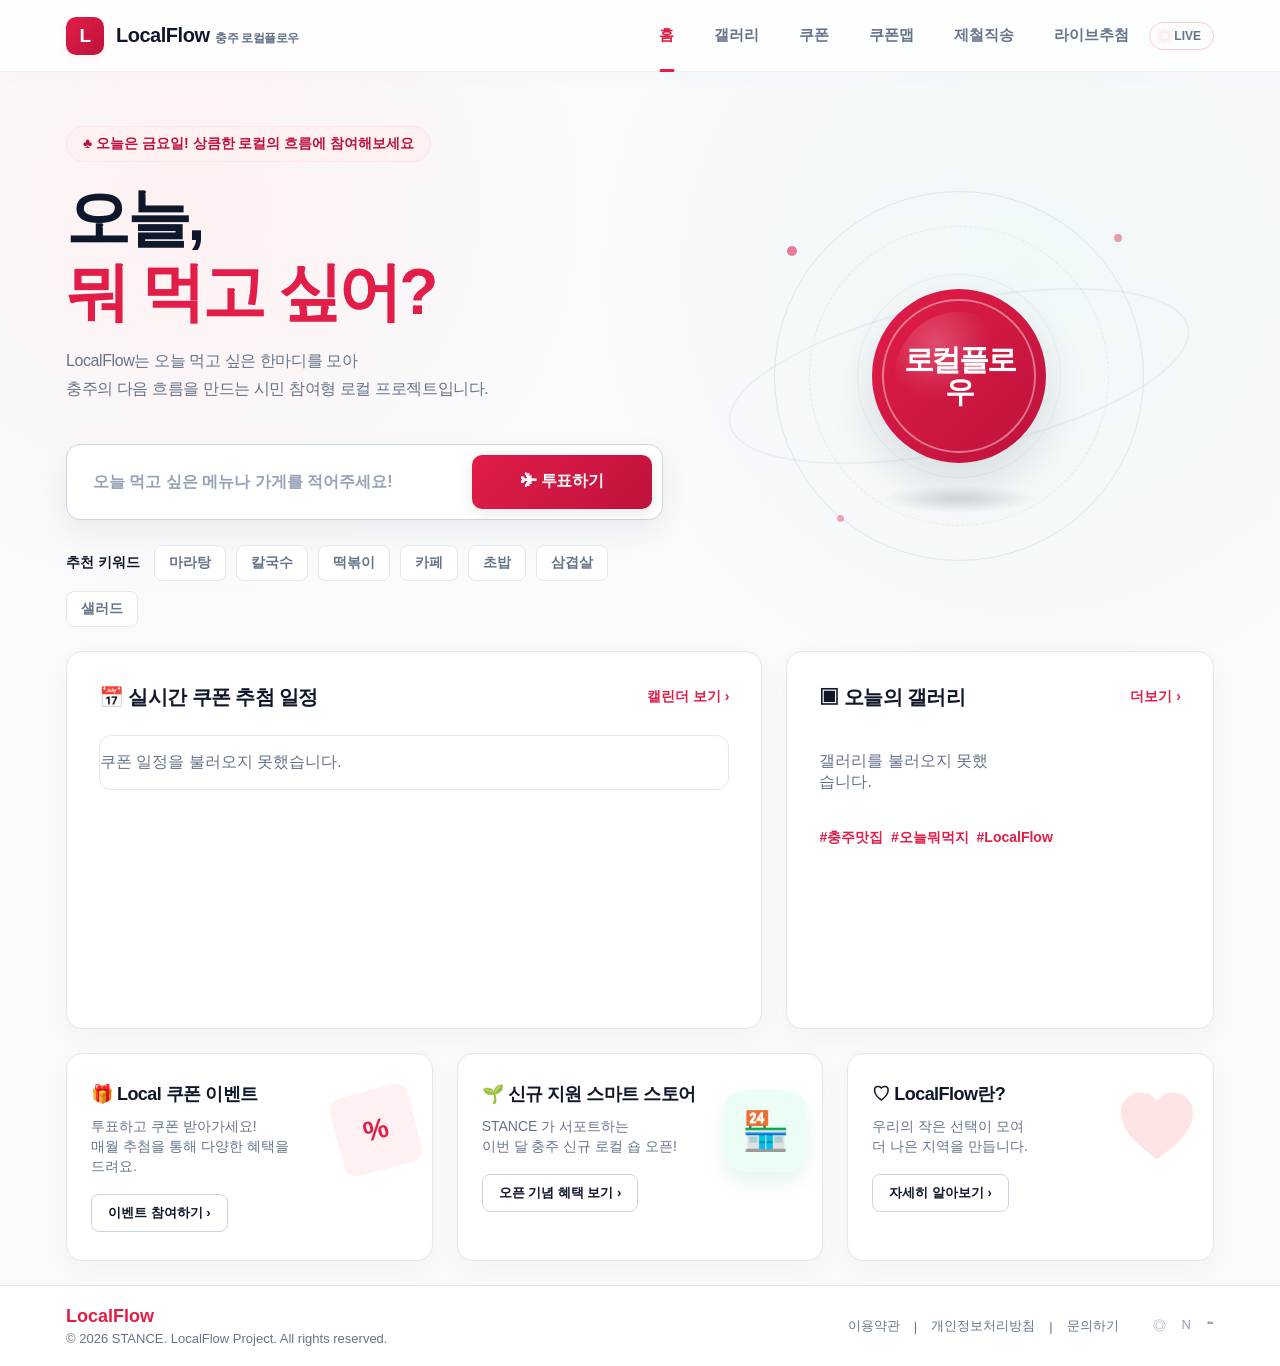
<file: index.html>
<!doctype html>
<html lang="ko">
<head>
  <meta charset="UTF-8" />
  <meta name="viewport" content="width=device-width, initial-scale=1.0" />
  
  <title>LocalFlow - 로컬플로우</title>
  <meta name="description" content="LocalFlow는 충주 시민들의 선택과 참여로 지역의 흐름을 만들고 다시 지역으로 순환시키는 시민 참여형 로컬 플랫폼입니다. 오늘 사람들의 선택이 내일 충주의 흐름이 됩니다." />
  <meta name="keywords" content="로컬플로우, LocalFlow, 충주, 로컬플랫폼, 지역순환, 충주여행, 지역경제, 로컬커뮤니티" />
  <meta name="author" content="STANCE" />
  
  <meta property="og:type" content="website" />
  <meta property="og:title" content="LocalFlow | 충주의 흐름을 순환시키는 로컬 플랫폼" />
  <meta property="og:description" content="사람들의 선택은 흐름이 되고, 흐름은 다시 지역으로 돌아옵니다. 충주 시민들과 함께 만드는 로컬 순환 프로젝트 LocalFlow." />
  <meta property="og:image" content="https://localflow.info/oi.png" />
  <meta property="og:url" content="https://localflow.info" />

  <link rel="icon" type="image/png" href="./assets/img/fav.png">
  
  <style>
    /* 기본 컬러스케임 뼈대 (스크립트에서 요일별로 변수를 동적 변경합니다) */
    :root {
      --bg: #ffffff;
      --nav: #ffffff;          
      --nav-text: #0f172a;     
      --text: #0f172a;         
      --muted: #64748b;
      --line: #e2e8f0;         
      --card: #ffffff;
      --shadow: 0 20px 40px rgba(15, 23, 42, 0.04);
      --soft-shadow: 0 10px 30px rgba(15, 23, 42, 0.03);
      --radius: 16px;

      /* [기본값: 월요일 블루 - 스크립트가 덮어씁니다] */
      --primary: #2563eb;      
      --primary-light: #eff6ff;
      --primary-dark: #1d4ed8;
      --badge-bg: #ecfdf5;
      --badge-border: #d1fae5;
      --badge-text: #047857;
    }

    * { box-sizing: border-box; }

    html {
      scroll-behavior: smooth;
      scroll-padding-top: 80px; 
    }

    body {
      margin: 0;
      min-height: 100vh;
      color: var(--text);
      font-family: Pretendard, -apple-system, BlinkMacSystemFont, "Segoe UI", sans-serif;
      background:
        radial-gradient(circle at 15% 15%, var(--primary-light), transparent 25%),
        radial-gradient(circle at 80% 20%, rgba(13, 184, 157, 0.03), transparent 30%),
        #f8fafc;
      transition: background 0.5s ease;
    }

    a { color: inherit; text-decoration: none; }
    button, input { font: inherit; }
    button { cursor: pointer; }

    .topbar {
      height: 72px;
      background: rgba(255, 255, 255, 0.8);
      backdrop-filter: blur(12px);
      -webkit-backdrop-filter: blur(12px);
      color: var(--nav-text);
      border-bottom: 1px solid rgba(0, 0, 0, 0.06);
      box-shadow: 0 4px 20px rgba(0, 0, 0, 0.02);
      position: sticky;
      top: 0;
      z-index: 20;
    }

    .nav-inner {
      width: min(1148px, calc(100% - 48px));
      height: 100%;
      margin: 0 auto;
      display: flex;
      align-items: center;
      justify-content: space-between;
    }

    .brand {
      display: flex;
      align-items: center;
      gap: 12px;
      font-weight: 800;
      letter-spacing: -0.03em;
    }

    .brand-icon {
      width: 38px;
      height: 38px;
      border-radius: 10px;
      display: grid;
      place-items: center;
      color: #fff;
      font-weight: 900;
      font-size: 19px;
      background: linear-gradient(135deg, var(--primary) 0%, var(--primary-dark) 100%);
      box-shadow: 0 4px 12px var(--primary-light);
      transition: background 0.5s ease;
    }

    .brand-name { font-size: 20px; line-height: 1; }
    .brand-sub { margin-left: 2px; color: var(--muted); font-size: 12px; font-weight: 600; }

    .nav { display: flex; align-items: center; gap: 40px; font-size: 15px; font-weight: 700; }
    .nav a { height: 72px; display: flex; align-items: center; color: var(--muted); position: relative; transition: color 0.2s; }
    .nav a:hover { color: var(--primary); }
    .nav a.active { color: var(--primary); font-weight: 800; }
    .nav a.active::after {
      content: ""; position: absolute; left: 50%; bottom: 0; width: 100%; height: 3px; border-radius: 99px; transform: translateX(-50%); background: var(--primary);
    }

    .page { width: min(1148px, calc(100% - 48px)); margin: 0 auto; }

    .hero {
      min-height: 506px; display: grid; grid-template-columns: 1.08fr 0.92fr; align-items: center; gap: 42px; padding-top: 54px; position: relative;
    }

    .badge {
      width: fit-content; display: inline-flex; align-items: center; gap: 8px; padding: 8px 16px; border-radius: 999px; color: var(--badge-text); font-size: 14px; font-weight: 700; background: var(--badge-bg); border: 1px solid var(--badge-border); transition: all 0.5s ease;
    }

    .hero-title { margin: 19px 0 18px; font-size: clamp(46px, 5vw, 64px); line-height: 1.16; letter-spacing: -0.05em; font-weight: 900; }
    .hero-title span { display: inline-block; color: var(--primary); transition: color 0.5s ease; }
    .hero-desc { margin: 0 0 41px; color: var(--muted); font-size: 16px; line-height: 1.72; letter-spacing: -0.025em; font-weight: 500; }

    .vote-box {
      width: 100%; max-width: 660px; height: 76px; padding: 10px 10px 10px 24px; display: flex; align-items: center; gap: 14px; border: 1px solid #cbd5e1; border-radius: 14px; background: #ffffff; box-shadow: 0 12px 30px rgba(15, 23, 42, 0.06); transition: border-color 0.2s;
    }
    .vote-box:focus-within { border-color: var(--primary); }
    .vote-box input { min-width: 0; flex: 1; height: 100%; border: 0; outline: 0; color: var(--text); background: transparent; font-size: 16px; font-weight: 600; }
    .vote-box input::placeholder { color: #94a3b8; }

    .vote-box button {
      width: 180px; height: 54px; border: 0; border-radius: 10px; color: #fff; font-size: 16px; font-weight: 700; letter-spacing: -0.02em; background: linear-gradient(135deg, var(--primary) 0%, var(--primary-dark) 100%); box-shadow: 0 4px 14px rgba(15, 23, 42, 0.1); transition: all 0.18s ease;
    }
    .vote-box button:hover { transform: translateY(-1px); filter: brightness(1.06); }

    .chips { margin-top: 25px; display: flex; align-items: center; gap: 10px; flex-wrap: wrap; }
    .chips strong { color: var(--text); font-size: 14px; font-weight: 700; margin-right: 4px; }
    .chip { border: 1px solid #e2e8f0; color: var(--muted); background: #ffffff; border-radius: 8px; padding: 8px 14px; font-size: 14px; font-weight: 600; transition: all 0.15s ease; }
    .chip:hover { background: var(--primary-light); color: var(--primary); border-color: transparent; }

    /* ==========================================================================
       HERO ART - LIGHTWEIGHT DOUBLE-SIDED FLOW COIN
       - 기존 6면 CSS 3D 큐브 제거
       - 앞면: 로컬플로우 / 뒷면: 이벤트
       - DOM 수와 필터 효과를 줄여 태블릿/웹뷰 렌더링 안정화
       ========================================================================== */
    .hero-art {
      height: 480px;
      position: relative;
      display: grid;
      place-items: center;
      contain: layout paint style;
      isolation: isolate;
      transform: translateZ(0);
      backface-visibility: hidden;
      -webkit-backface-visibility: hidden;
    }

    .flow-orbit {
      position: absolute;
      width: 370px;
      height: 370px;
      border-radius: 50%;
      border: 1px solid rgba(148, 163, 184, 0.22);
      pointer-events: none;
      z-index: 1;
    }

    .flow-orbit::before,
    .flow-orbit::after {
      content: "";
      position: absolute;
      inset: 34px;
      border-radius: 50%;
      border: 1px dashed rgba(148, 163, 184, 0.18);
    }

    .flow-orbit::after {
      inset: 82px;
      border-style: solid;
      opacity: 0.65;
    }

    .flow-line {
      position: absolute;
      width: 470px;
      height: 150px;
      border: 2px solid rgba(148, 163, 184, 0.12);
      border-radius: 50%;
      transform: rotate(-12deg);
      z-index: 0;
      pointer-events: none;
    }

    .flow-dot {
      position: absolute;
      width: 10px;
      height: 10px;
      border-radius: 50%;
      background: var(--primary);
      opacity: 0.58;
      pointer-events: none;
      z-index: 2;
    }

    .flow-dot.d1 { left: 82px; top: 110px; }
    .flow-dot.d2 { right: 92px; top: 98px; width: 8px; height: 8px; opacity: 0.42; }
    .flow-dot.d3 { left: 132px; bottom: 94px; width: 7px; height: 7px; opacity: 0.38; }

    .flow-coin-wrap {
      position: relative;
      z-index: 3;
      animation: coinFloat 5.5s ease-in-out infinite;
      will-change: transform;
      transform: translateZ(0);
      backface-visibility: hidden;
      -webkit-backface-visibility: hidden;
    }

    .flow-coin {
      width: 174px;
      height: 174px;
      border-radius: 50%;
      position: relative;
      transform-style: preserve-3d;
      animation: coinFlipSpin 8.5s linear infinite;
      will-change: transform;
      transform: translateZ(0);
      backface-visibility: hidden;
      -webkit-backface-visibility: hidden;
    }

    .coin-face {
      position: absolute;
      inset: 0;
      border-radius: 50%;
      display: grid;
      place-items: center;
      padding: 22px;
      text-align: center;
      color: #fff;
      font-weight: 900;
      letter-spacing: -0.08em;
      line-height: 1.08;
      background: linear-gradient(135deg, var(--primary) 0%, var(--primary-dark) 100%);
      box-shadow: 0 22px 48px rgba(15, 23, 42, 0.12);
      backface-visibility: hidden;
      -webkit-backface-visibility: hidden;
      overflow: hidden;
    }

    .coin-face::before {
      content: "";
      position: absolute;
      inset: 10px;
      border-radius: 50%;
      border: 2px solid rgba(255,255,255,0.42);
      pointer-events: none;
    }

    .coin-face::after {
      content: "";
      position: absolute;
      inset: 23px;
      border-radius: 50%;
      background: radial-gradient(circle at 32% 25%, rgba(255,255,255,0.22), transparent 42%);
      pointer-events: none;
    }

    .coin-front {
      font-size: 30px;
    }

    .coin-back {
      font-size: 38px;
      transform: rotateY(180deg);
      background: linear-gradient(135deg, var(--primary-dark) 0%, var(--primary) 100%);
    }

    .flow-shadow {
      position: absolute;
      bottom: 104px;
      width: 150px;
      height: 26px;
      border-radius: 50%;
      background: radial-gradient(ellipse at center, rgba(15, 23, 42, 0.14) 0%, rgba(15, 23, 42, 0) 72%);
      animation: coinShadow 5.5s ease-in-out infinite;
      pointer-events: none;
      z-index: 1;
    }

    @keyframes coinFlipSpin {
      0% { transform: rotateY(0deg); }
      100% { transform: rotateY(360deg); }
    }

    @keyframes coinFloat {
      0%, 100% { transform: translateY(0) translateZ(0); }
      50% { transform: translateY(-13px) translateZ(0); }
    }

    @keyframes coinShadow {
      0%, 100% { transform: scale(1); opacity: 0.85; }
      50% { transform: scale(0.88); opacity: 0.42; }
    }

    @media (prefers-reduced-motion: reduce) {
      .flow-coin,
      .flow-coin-wrap,
      .flow-shadow {
        animation: none !important;
      }
    }

    /* ==========================================================================
       CONTENT SECTIONS
       ========================================================================== */
    /* 메인 컨텐츠 그리드 구성 */
    .main-grid { display: grid; grid-template-columns: 1.58fr 0.97fr; gap: 24px; margin-top: 24px; }
    .card { background: var(--card); border: 1px solid #e2e8f0; border-radius: var(--radius); box-shadow: var(--soft-shadow); }
    .event-card, .gallery-card { min-height: 378px; padding: 32px; }
    .card-head { display: flex; align-items: center; justify-content: space-between; margin-bottom: 24px; }
    .card-title { margin: 0; font-size: 20px; letter-spacing: -0.03em; font-weight: 800; }
    .more { color: var(--primary); font-weight: 700; font-size: 14px; transition: color 0.5s ease; }

    /* 쿠폰 일정 UI 컴포넌트 */
    .event-schedule-list { border: 1px solid #e2e8f0; border-radius: 12px; overflow: hidden; background: #fff; }
    .schedule-row { height: 60px; display: grid; grid-template-columns: auto 1fr auto; align-items: center; gap: 16px; padding: 0 20px; border-bottom: 1px solid #e2e8f0; font-size: 15px; font-weight: 600; }
    .schedule-row:last-child { border-bottom: 0; }
    .schedule-date { background: var(--primary-light); color: var(--primary); font-size: 12px; font-weight: 800; padding: 4px 10px; border-radius: 6px; text-align: center; white-space: nowrap; transition: all 0.5s ease; }
    .schedule-name { color: var(--text); overflow: hidden; text-overflow: ellipsis; white-space: nowrap; }
    .schedule-status { font-size: 13px; font-weight: 700; color: #ef4444; display: flex; align-items: center; gap: 4px; }
    .schedule-status.waiting { color: var(--primary); }

    /* 갤러리 섹션 */
    .gallery-grid { display: grid; grid-template-columns: 1fr 1fr; gap: 12px; }
    .food-img { height: 121px; border-radius: 10px; overflow: hidden; background-size: cover; background-position: center; }
    .food-1 { background-image: url("https://images.unsplash.com/photo-1604908177522-402a2edbfb8b?auto=format&fit=crop&w=700&q=80"); }
    .food-2 { background-image: url("https://images.unsplash.com/photo-1551024709-8f23befc6f87?auto=format&fit=crop&w=700&q=80"); }
    .food-3 { background-image: url("https://images.unsplash.com/photo-1645112411341-6c4fd023714a?auto=format&fit=crop&w=700&q=80"); }
    .food-4 { background-image: url("https://images.unsplash.com/photo-1568901346375-23c9450c58cd?auto=format&fit=crop&w=700&q=80"); }
    .hash { margin: 20px 0 0; color: var(--primary); font-size: 14px; font-weight: 700; transition: color 0.5s ease; }

    /* 프로모션 배너 그리드 */
    .promo-grid { margin: 24px 0; display: grid; grid-template-columns: repeat(3, 1fr); gap: 24px; }
    .promo { min-height: 184px; padding: 28px 24px; position: relative; overflow: hidden; }
    .promo h3 { margin: 0 0 10px; font-size: 18px; font-weight: 800; letter-spacing: -0.03em; }
    .promo p { width: 68%; margin: 0 0 18px; color: var(--muted); font-size: 14px; line-height: 1.45; font-weight: 500; }
    .outline-btn { height: 38px; padding: 0 16px; border: 1px solid #cbd5e1; border-radius: 8px; color: var(--text); background: #ffffff; font-size: 13px; font-weight: 600; transition: all 0.2s; }
    .outline-btn:hover { border-color: var(--primary); color: var(--primary); background: var(--primary-light); }
    .promo-art { position: absolute; right: 16px; top: 36px; }

    .ticket { width: 80px; height: 80px; display: grid; place-items: center; color: var(--primary); font-size: 28px; font-weight: 900; transform: rotate(-15deg); border-radius: 12px; background: var(--primary-light); transition: all 0.5s ease; }
    .new-store-badge { width: 82px; height: 82px; display: grid; place-items: center; font-size: 38px; border-radius: 20px; color: #059669; background: #ecfdf5; box-shadow: 0 10px 20px rgba(5, 150, 105, 0.1); }
    .heart { width: 80px; height: 80px; display: grid; place-items: center; color: #e11d48; font-size: 48px; background: #ffe4e6; clip-path: path("M40 70 C22 56 4 43 4 23 C4 11 13 3 25 3 C32 3 37 7 40 12 C43 7 48 3 55 3 C67 3 76 11 76 23 C76 43 58 56 40 70 Z"); }

    /* 공통 모달 기본 레이아웃 오버레이 */
    .modal-overlay { position: fixed; top: 0; left: 0; width: 100%; height: 100%; background: rgba(15, 23, 42, 0.6); backdrop-filter: blur(6px); -webkit-backdrop-filter: blur(6px); z-index: 100; display: flex; align-items: center; justify-content: center; opacity: 0; pointer-events: none; transition: opacity 0.25s ease; }
    .modal-overlay.show { opacity: 1; pointer-events: all; }
    
    /* 이용약관 & 개인정보 처리방침 & 브랜드 소개 모달 박스 공통 구조 */
    .terms-modal, .privacy-modal, .about-modal { width: min(500px, calc(100% - 32px)); max-height: 85vh; background: #ffffff; border-radius: 20px; box-shadow: 0 25px 60px rgba(15, 23, 42, 0.15); padding: 32px 24px; transform: translateY(20px); transition: transform 0.25s ease; position: relative; border: 1px solid #e2e8f0; display: flex; flex-direction: column; }
    .modal-overlay.show .terms-modal, .modal-overlay.show .privacy-modal, .modal-overlay.show .about-modal { transform: translateY(0); }
    
    .modal-close-btn { position: absolute; top: 20px; right: 20px; background: transparent; border: 0; font-size: 24px; color: var(--muted); font-weight: 300; cursor: pointer; }
    .modal-close-btn:hover { color: var(--text); }
    
    .modal-head-title { text-align: center; margin-bottom: 20px; flex-shrink: 0; }
    .modal-head-title h3 { margin: 0 0 6px; font-size: 20px; font-weight: 800; color: var(--text); }
    .modal-head-title p { margin: 0; font-size: 14px; font-weight: 500; color: var(--muted); }
    
    .modal-scroll-body { overflow-y: auto; padding-right: 6px; margin-bottom: 24px; font-size: 14px; line-height: 1.6; color: #334155; text-align: left; }
    .modal-scroll-body::-webkit-scrollbar { width: 4px; }
    .modal-scroll-body::-webkit-scrollbar-thumb { background: #cbd5e1; border-radius: 99px; }
    
    /* 모달 내부 타이포그래피 요소 */
    .modal-scroll-body h4 { font-size: 15px; font-weight: 700; color: var(--text); margin: 18px 0 6px; }
    .modal-scroll-body h4:first-child { margin-top: 0; }
    .modal-scroll-body p { margin: 0 0 10px; font-weight: 500; color: #475569; }
    .modal-scroll-body code { background: var(--primary-light); color: var(--primary); padding: 2px 6px; border-radius: 4px; font-family: inherit; font-weight: 600; }
    .modal-scroll-body .theme-text { color: var(--primary); font-weight: 600; }
    .privacy-date { font-size: 12px; color: var(--muted); margin-top: 20px; text-align: right; font-weight: 500; }

    /* 모달 하단 메인 확인 버튼 */
    .modal-confirm-btn { height: 50px; width: 100%; border: 0; border-radius: 10px; color: #fff; font-size: 15px; font-weight: 700; background: linear-gradient(135deg, var(--primary) 0%, var(--primary-dark) 100%); box-shadow: 0 4px 14px var(--primary-light); transition: all 0.15s ease; flex-shrink: 0; cursor: pointer; }
    .modal-confirm-btn:hover { filter: brightness(1.04); }

    .footer { border-top: 1px solid #e2e8f0; background: #ffffff; }
    .footer-inner { width: min(1148px, calc(100% - 48px)); margin: 0 auto; min-height: 80px; display: flex; align-items: center; justify-content: space-between; gap: 24px; }
    .footer-brand { color: var(--primary); font-size: 18px; font-weight: 800; margin-bottom: 4px; transition: color 0.5s ease; }
    .copyright { color: var(--muted); font-size: 13px; font-weight: 500; }
    .footer-links { display: flex; align-items: center; gap: 14px; color: var(--muted); font-size: 13px; font-weight: 500; }
    .footer-icons { display: flex; gap: 16px; margin-left: 20px; color: #94a3b8; }

    .toast { position: fixed; left: 50%; bottom: 30px; z-index: 50; transform: translateX(-50%) translateY(30px); opacity: 0; pointer-events: none; padding: 14px 24px; border-radius: 999px; color: #fff; background: #0f172a; box-shadow: 0 10px 25px rgba(15, 23, 42, 0.15); font-weight: 700; font-size: 15px; transition: 0.25s ease; }
    .toast.show { opacity: 1; transform: translateX(-50%) translateY(0); }

    @media (max-width: 980px) {
      .nav { gap: 20px; }
      .hero { grid-template-columns: 1fr; min-height: auto; padding-bottom: 20px; }
      .hero-art { height: 410px; }
      .main-grid, .promo-grid { grid-template-columns: 1fr; }
      .promo p { width: 70%; }
    }

    @media (max-width: 680px) {
      .topbar { height: auto; }
      .nav-inner { width: min(100% - 28px, 1148px); min-height: 72px; flex-direction: column; align-items: flex-start; justify-content: center; gap: 16px; padding: 16px 0; }
      .nav { width: 100%; overflow-x: auto; gap: 24px; padding-bottom: 4px; }
      .nav a { height: 34px; flex: 0 0 auto; }
      .nav a.active::after { bottom: -4px; }
      .page, .footer-inner { width: min(100% - 28px, 1148px); }
      .hero { padding-top: 36px; }
      .hero-title { font-size: 44px; }
      .vote-box { height: auto; flex-direction: column; align-items: stretch; padding: 17px; }
      .vote-box input { height: 46px; }
      .vote-box button { width: 100%; }
      .event-card, .gallery-card { padding: 22px 18px; }
      .schedule-row { padding: 0 12px; gap: 10px; font-size: 14px; }
      .gallery-grid { grid-template-columns: 1fr; }
      .food-img { height: 170px; }
      .promo p { width: 100%; }
      .promo-art { opacity: 0.2; }
      .footer-inner { flex-direction: column; align-items: flex-start; padding: 20px 0; }
      .footer-links { flex-wrap: wrap; }
      /* 모바일에서는 레이아웃 확보를 위해 3D 아트를 숨깁니다 */
      .hero-art { display: none; } 
    }

    .outline-btn { height: 38px; padding: 0 16px; border: 1px solid #cbd5e1; border-radius: 8px; color: var(--text); background: #ffffff; font-size: 13px; font-weight: 700; transition: all 0.2s; }
    .outline-btn:hover { border-color: var(--primary); color: var(--primary); background: var(--primary-light); }

    .promo { position: relative; overflow: hidden; }
    .promo p { width: 68%; }
    .promo-art { position: absolute; right: 16px; top: 36px; }
    .ticket { width: 80px; height: 80px; display: grid; place-items: center; color: var(--primary); font-size: 28px; font-weight: 900; transform: rotate(-15deg); border-radius: 12px; background: var(--primary-light); transition: all 0.5s ease; }
    .new-store-badge { width: 82px; height: 82px; display: grid; place-items: center; font-size: 38px; border-radius: 20px; color: #059669; background: #ecfdf5; box-shadow: 0 10px 20px rgba(5, 150, 105, 0.1); }
    .heart { width: 80px; height: 80px; display: grid; place-items: center; color: #e11d48; font-size: 48px; background: #ffe4e6; clip-path: path("M40 70 C22 56 4 43 4 23 C4 11 13 3 25 3 C32 3 37 7 40 12 C43 7 48 3 55 3 C67 3 76 11 76 23 C76 43 58 56 40 70 Z"); }

    .footer-links { display: flex; align-items: center; gap: 14px; color: var(--muted); font-size: 13px; font-weight: 500; }
    .footer-icons { display: flex; gap: 16px; margin-left: 20px; color: #94a3b8; }

    .modal-overlay { position: fixed; inset: 0; background: rgba(15, 23, 42, 0.6); backdrop-filter: blur(6px); -webkit-backdrop-filter: blur(6px); z-index: 100; display: flex; align-items: center; justify-content: center; opacity: 0; pointer-events: none; transition: opacity 0.25s ease; }
    .modal-overlay.show { opacity: 1; pointer-events: all; }
    .terms-modal, .privacy-modal, .about-modal {
      width: min(500px, calc(100% - 32px)); max-height: 85vh; background: #ffffff; border-radius: 20px;
      box-shadow: 0 25px 60px rgba(15, 23, 42, 0.15); padding: 32px 24px; transform: translateY(20px);
      transition: transform 0.25s ease; position: relative; border: 1px solid #e2e8f0; display: flex; flex-direction: column;
    }
    .modal-overlay.show .terms-modal, .modal-overlay.show .privacy-modal, .modal-overlay.show .about-modal { transform: translateY(0); }
    .modal-close-btn { position: absolute; top: 20px; right: 20px; background: transparent; border: 0; font-size: 24px; color: var(--muted); font-weight: 300; cursor: pointer; }
    .modal-close-btn:hover { color: var(--text); }
    .modal-head-title { text-align: center; margin-bottom: 20px; flex-shrink: 0; }
    .modal-head-title h3 { margin: 0 0 6px; font-size: 20px; font-weight: 800; color: var(--text); }
    .modal-head-title p { margin: 0; font-size: 14px; font-weight: 500; color: var(--muted); }
    .modal-scroll-body { overflow-y: auto; padding-right: 6px; margin-bottom: 24px; font-size: 14px; line-height: 1.6; color: #334155; text-align: left; }
    .modal-scroll-body::-webkit-scrollbar { width: 4px; }
    .modal-scroll-body::-webkit-scrollbar-thumb { background: #cbd5e1; border-radius: 99px; }
    .modal-scroll-body h4 { font-size: 15px; font-weight: 700; color: var(--text); margin: 18px 0 6px; }
    .modal-scroll-body h4:first-child { margin-top: 0; }
    .modal-scroll-body p { margin: 0 0 10px; font-weight: 500; color: #475569; }
    .modal-scroll-body code { background: var(--primary-light); color: var(--primary); padding: 2px 6px; border-radius: 4px; font-family: inherit; font-weight: 600; }
    .modal-scroll-body .theme-text { color: var(--primary); font-weight: 600; }
    .privacy-date { font-size: 12px; color: var(--muted); margin-top: 20px; text-align: right; font-weight: 500; }
    .modal-confirm-btn { height: 50px; width: 100%; border: 0; border-radius: 10px; color: #fff; font-size: 15px; font-weight: 700; background: linear-gradient(135deg, var(--primary) 0%, var(--primary-dark) 100%); box-shadow: 0 4px 14px var(--primary-light); transition: all 0.15s ease; flex-shrink: 0; cursor: pointer; }
    .modal-confirm-btn:hover { filter: brightness(1.04); }

    .live-pill {
      display: inline-flex;
      align-items: center;
      gap: 6px;
      padding: 6px 12px;
      border: 1px solid #fecaca;
      border-radius: 999px;
      background: var(--danger-light);
      color: var(--danger);
      font-size: 12px;
      font-weight: 800;
      margin-left: 20px;
    }
    
    .live-dot {
      width: 6px;
      height: 6px;
      border-radius: 50%;
      background: var(--danger);
      box-shadow: 0 0 8px rgba(239, 68, 68, 0.6);
      animation: livePulse 1.4s infinite;
    }

    @keyframes livePulse {
      0% { box-shadow: 0 0 0 0 rgba(239, 68, 68, 0.4); }
      80% { box-shadow: 0 0 0 6px rgba(239, 68, 68, 0); }
      100% { box-shadow: 0 0 0 0 rgba(239, 68, 68, 0); }
    }

    @media(max-width: 900px) {
      .promo p { width: 70%; }
    }
    @media(max-width:680px) {
      .promo p { width: 100%; }
      .promo-art { opacity: 0.2; }
      .footer-links { flex-wrap: wrap; }
    }

  </style>
</head>

<body>
  <header class="topbar">
    <div class="nav-inner">
      <a href="#home" class="brand" aria-label="LocalFlow 홈">
        <span class="brand-icon">L</span>
        <span>
          <span class="brand-name">LocalFlow</span>
          <span class="brand-sub">충주 로컬플로우</span>
        </span>
      </a>

      <nav class="nav" aria-label="주요 메뉴">
        <a class="active" href="./index.html">홈</a>
        <a href="./gallery.html">갤러리</a>
        <a href="./coupon.html">쿠폰</a>
        <a href="./map.html">쿠폰맵</a>
        <a href="./season.html">제철직송</a>
        <a href="./draw.html">라이브추첨<div class="live-pill"><span class="live-dot"></span>LIVE</div></a>
      </nav>
    </div>
  </header>

  <main class="page">
    <section class="hero" id="home">
      <div class="hero-copy">
        <div class="badge" id="dayBadge">♙ 로컬의 선택이 지역의 흐름이 됩니다</div>

        <h1 class="hero-title">
          오늘,<br />
          <span>뭐 먹고 싶어?</span>
        </h1>

        <p class="hero-desc">
          LocalFlow는 오늘 먹고 싶은 한마디를 모아<br />
          충주의 다음 흐름을 만드는 시민 참여형 로컬 프로젝트입니다.
        </p>

        <form class="vote-box" id="voteForm">
          <input
            id="voteInput"
            type="text"
            placeholder="오늘 먹고 싶은 메뉴나 가게를 적어주세요!"
            autocomplete="off"
            required
          />
          <button type="submit">✈ 투표하기</button>
        </form>

        <div class="chips" aria-label="추천 키워드">
          <strong>추천 키워드</strong>
          <button class="chip" type="button">마라탕</button>
          <button class="chip" type="button">칼국수</button>
          <button class="chip" type="button">떡볶이</button>
          <button class="chip" type="button">카페</button>
          <button class="chip" type="button">초밥</button>
          <button class="chip" type="button">삼겹살</button>
          <button class="chip" type="button">샐러드</button>
        </div>
      </div>

      <div class="hero-art" aria-hidden="true">
        <div class="flow-line"></div>
        <div class="flow-orbit"></div>
        <span class="flow-dot d1"></span>
        <span class="flow-dot d2"></span>
        <span class="flow-dot d3"></span>

        <div class="flow-coin-wrap">
          <div class="flow-coin">
            <div class="coin-face coin-front">로컬플로우</div>
            <div class="coin-face coin-back">이벤트</div>
          </div>
        </div>

        <div class="flow-shadow"></div>
      </div>
    </section>

    <section class="main-grid">
      <article class="card event-card" id="schedule">
        <div class="card-head">
          <h2 class="card-title">📅 실시간 쿠폰 추첨 일정</h2>
          <a href="./coupon.html" class="more">캘린더 보기 ›</a>
        </div>
        <div class="event-schedule-list" id="scheduleList"></div>
      </article>

      <article class="card gallery-card" id="gallery">
        <div class="card-head">
          <h2 class="card-title">▣ 오늘의 갤러리</h2>
          <a href="./gallery.html" class="more">더보기 ›</a>
        </div>

        <div class="gallery-grid" id="homeGallery">
          <div class="food-img food-1" role="img" aria-label="매콤한 전골 음식"></div>
          <div class="food-img food-2" role="img" aria-label="디저트와 커피"></div>
          <div class="food-img food-3" role="img" aria-label="크림 파스타"></div>
          <div class="food-img food-4" role="img" aria-label="수제버거와 감자튀김"></div>
        </div>

        <p class="hash">#충주맛집&nbsp; #오늘뭐먹지&nbsp; #LocalFlow</p>
      </article>
    </section>

    <section class="promo-grid" id="event">
      <article class="card promo">
        <h3>🎁 Local 쿠폰 이벤트</h3>
        <p>투표하고 쿠폰 받아가세요!<br />매월 추첨을 통해 다양한 혜택을 드려요.</p>
        <a href="./coupon.html"><button class="outline-btn" type="button">이벤트 참여하기 ›</button></a>
        <div class="promo-art ticket">%</div>
      </article>

      <article class="card promo">
        <h3>🌱 신규 지원 스마트 스토어</h3>
        <p>STANCE 가 서포트하는<br />이번 달 충주 신규 로컬 숍 오픈!</p>
        <button class="outline-btn" type="button" onclick="showToast('스토어 준비 중입니다. 곧 공개됩니다!')">오픈 기념 혜택 보기 ›</button>
        <div class="promo-art new-store-badge">🏪</div>
      </article>

      <article class="card promo">
        <h3>♡ LocalFlow란?</h3>
        <p>우리의 작은 선택이 모여<br />더 나은 지역을 만듭니다.</p>
        <button class="outline-btn" type="button" onclick="openAboutModal()">자세히 알아보기 ›</button>
        <div class="promo-art heart"></div>
      </article>
    </section>
  </main>

  <footer class="footer" id="footer">
    <div class="footer-inner">
      <div>
        <div class="footer-brand">LocalFlow</div>
        <div class="copyright">© 2026 STANCE. LocalFlow Project. All rights reserved.</div>
      </div>

      <div class="footer-links">
        <a href="javascript:void(0);" onclick="openTermsModal()">이용약관</a>
        <span>|</span>
        <a href="javascript:void(0);" onclick="openPrivacyModal()">개인정보처리방침</a>
        <span>|</span>
        <a href="https://llsshh.com/cs.html" target="_blank" rel="noopener noreferrer">문의하기</a>
        <span class="footer-icons"><span>◎</span><span>N</span><span>☁</span></span>
      </div>
    </div>
  </footer>

  <div class="modal-overlay" id="termsModalOverlay" onclick="closeTermsModal()">
    <div class="terms-modal" onclick="event.stopPropagation()">
      <button class="modal-close-btn" onclick="closeTermsModal()">×</button>

      <div class="modal-head-title">
        <h3>이용약관</h3>
        <p>LocalFlow 서비스 이용 안내</p>
      </div>

      <div class="modal-scroll-body">
        <h4>1. 서비스 소개</h4>
        <p>LocalFlow는 충주 시민들의 참여를 기반으로 운영되는 로컬 정보 및 이벤트 플랫폼입니다. 사용자는 맛집 추천, 투표, 갤러리 열람, 쿠폰 이벤트 참여 등 다양한 기능을 이용할 수 있습니다.</p>

        <h4>2. 서비스 이용 목적</h4>
        <p>본 서비스는 지역 상권 활성화와 시민 참여형 로컬 커뮤니티 형성을 목적으로 운영됩니다. 이용자는 건전한 방식으로 서비스를 이용해야 하며, 허위 정보 등록이나 서비스 운영을 방해하는 행위를 해서는 안 됩니다.</p>

        <h4>3. 투표 및 참여 데이터 안내</h4>
        <p>사용자가 입력한 메뉴, 가게명, 키워드 등은 LocalFlow의 로컬 트렌드 확인 및 서비스 개선 목적으로 활용될 수 있습니다. 단, 개인을 식별할 수 있는 정보는 별도 동의 없이 공개하지 않습니다.</p>

        <h4>4. 이벤트 및 쿠폰 정책</h4>
        <p>쿠폰 및 이벤트는 운영 정책에 따라 사전 고지 없이 변경 또는 종료될 수 있습니다. 추첨 이벤트는 내부 기준에 따라 공정하게 선정되며, 중복 참여 또는 비정상적인 이용이 확인될 경우 응모가 제한될 수 있습니다.</p>

        <h4>5. 이용 제한</h4>
        <p>다음과 같은 행위가 확인될 경우 서비스 이용이 제한될 수 있습니다.</p>
        <p>• 타인의 개인정보 도용<br>
        • 허위 정보 또는 부적절한 내용 입력<br>
        • 비정상적인 반복 응모 및 자동화 이용<br>
        • 서비스 운영 방해 행위<br>
        • 법령 및 공공질서에 위반되는 행위</p>

        <h4>6. 책임의 제한</h4>
        <p>LocalFlow는 천재지변, 시스템 장애, 외부 서비스 문제 등 불가항력적인 사유로 발생한 서비스 중단에 대해 책임을 지지 않습니다.</p>

        <h4>7. 약관 변경</h4>
        <p>본 약관은 서비스 운영상 필요한 경우 변경될 수 있으며, 중요한 변경 사항은 서비스 내 공지사항 또는 모달을 통해 사전 안내됩니다.</p>

        <h4>8. 문의</h4>
        <p>서비스 관련 문의는 아래 이메일을 통해 접수하실 수 있습니다.<br>
        <strong>문의 이메일:</strong> <span class="theme-text">llsshh1431@naver.com</span></p>

        <div class="privacy-date">공고 및 시행일자: 2026년 5월 27일</div>
      </div>

      <button class="modal-confirm-btn" onclick="closeTermsModal()">확인했습니다</button>
    </div>
  </div>

  <div class="modal-overlay" id="privacyModalOverlay" onclick="closePrivacyModal()">
    <div class="privacy-modal" onclick="event.stopPropagation()">
      <button class="modal-close-btn" onclick="closePrivacyModal()">×</button>
      
      <div class="modal-head-title">
        <h3>개인정보 처리방침</h3>
        <p>LocalFlow 서비스 이용을 위한 안내</p>
      </div>

      <div class="privacy-body modal-scroll-body">
        <h4>1. 수집하는 개인정보 항목 및 방법</h4>
        <p><strong>수집 항목:</strong> 네이버 이메일 주소 (<code>@naver.com</code>)<br>
        <strong>수집 방법:</strong> 이벤트 응모 시 이용자의 직접 입력 및 제출</p>

        <h4>2. 개인정보의 수집 및 이용 목적</h4>
        <p><strong>이벤트 운영:</strong> LocalFlow 로컬 쿠폰 이벤트 추첨 진행 및 결과 안내 발송<br>
        <strong>리워드 제공:</strong> 당첨자에 한한 모바일 쿠폰 또는 혜택 발송</p>

        <h4>3. 개인정보의 보유 및 이용 기간</h4>
        <p>이용자의 개인정보는 원칙적으로 <strong>개인정보 수집 및 이용 목적이 달성되면 지체 없이 파기</strong>합니다.<br>
        <strong>보유 기간:</strong> 결과 발송 후 오발송 처리 및 민원 응대를 위해 최대 <strong>30일</strong>간 보관 후 영구 삭제합니다.</p>

        <h4>4. 제3자 제공 및 위탁</h4>
        <p>LocalFlow는 이용자의 사전 동의 없이는 원칙적으로 외부(제3자)에 개인정보를 제공하거나 처리를 위탁하지 않습니다.</p>

        <h4>5. 이용자의 권리 및 문의처</h4>
        <p>이용자는 언제든지 본인의 개인정보 처리에 대한 동의 철회 및 삭제를 요구할 수 있습니다. 관련 문의는 하단 이메일로 연락하시면 지체 없이 조치하겠습니다.<br>
        <strong>문의 이메일:</strong> <span class="theme-text">llsshh1431@naver.com</span></p>
        
        <div class="privacy-date">공고 및 시행일자: 2026년 5월 27일</div>
      </div>
      
      <button class="modal-confirm-btn" onclick="closePrivacyModal()">확인했습니다</button>
    </div>
  </div>

  <div class="modal-overlay" id="aboutModalOverlay" onclick="closeAboutModal()">
    <div class="about-modal" onclick="event.stopPropagation()">
      <button class="modal-close-btn" onclick="closeAboutModal()">×</button>
      
      <div class="modal-head-title">
        <h3>♡ LocalFlow란?</h3>
        <p>시민의 선택이 지역의 흐름이 되는 곳</p>
      </div>
      
      <div class="modal-scroll-body">
      
        <h4>작은 선택은 흐름이 되어 다시 돌아옵니다.</h4>
        <p>
          누군가의 "오늘 뭐 먹지?"라는 고민 하나,
          하나의 투표와 방문, 하나의 기록은 금방 사라지지 않습니다.
          LocalFlow는 <strong>충주 시민들의 실제 선택과 참여</strong>를 바탕으로
          지역 안에서 새로운 흐름과 순환을 만들어가는 시민 참여형 로컬 프로젝트입니다.
        </p>
      
        <h4>지역 안에서 흐르는 데이터</h4>
        <p>
          우리가 남긴 선택은 단순한 클릭으로 끝나지 않습니다.
          어느 가게가 사랑받고 있는지,
          지금 사람들이 어디로 움직이고 있는지,
          충주에서 어떤 흐름이 만들어지고 있는지가 기록됩니다.
        </p>
      
        <h4>소비가 끝나지 않는 구조</h4>
        <p>
          LocalFlow는 단순 광고 플랫폼이 아니라,
          지역 안에서 관심과 소비, 참여가 다시 지역으로 돌아오는 구조를 지향합니다.
        </p>
      
        <p>
          시민들의 자발적인 투표와 기록,
          그리고 투명한 쿠폰 이벤트를 통해
          지역 상권과 사람들을 가장 직관적이고 가벼운 방식으로 연결합니다.
        </p>
      
        <p>
          지금 이 순간에도 당신이 남긴 작은 선택 하나가
          충주의 다음 흐름을 만들고 있습니다.
          함께 흐르고, 함께 순환해보세요. ✨
        </p>
      
      </div>
      
      <button class="modal-confirm-btn" onclick="closeAboutModal()">OK</button>
    </div>
  </div>

  <div class="toast" id="toast">투표가 반영되었습니다.</div>

  <script>
    const API_BASE = "https://localflow.ddns.net/lf";


    const THEMES = [
      { primary: "#0d9488", primaryLight: "#f0fdfa", primaryDark: "#115e59", badgeBg: "#f0fdfa", badgeBorder: "#ccfbf1", badgeText: "#115e59" },
      { primary: "#2563eb", primaryLight: "#eff6ff", primaryDark: "#1d4ed8", badgeBg: "#eff6ff", badgeBorder: "#bfdbfe", badgeText: "#1d4ed8" },
      { primary: "#059669", primaryLight: "#ecfdf5", primaryDark: "#047857", badgeBg: "#ecfdf5", badgeBorder: "#d1fae5", badgeText: "#047857" },
      { primary: "#7c3aed", primaryLight: "#f5f3ff", primaryDark: "#6d28d9", badgeBg: "#f5f3ff", badgeBorder: "#ede9fe", badgeText: "#6d28d9" },
      { primary: "#ea580c", primaryLight: "#fff7ed", primaryDark: "#c2410c", badgeBg: "#fff7ed", badgeBorder: "#ffedd5", badgeText: "#c2410c" },
      { primary: "#e11d48", primaryLight: "#fff1f2", primaryDark: "#be123c", badgeBg: "#fff1f2", badgeBorder: "#ffe4e6", badgeText: "#be123c" },
      { primary: "#4f46e5", primaryLight: "#eef2ff", primaryDark: "#3730a3", badgeBg: "#eef2ff", badgeBorder: "#e0e7ff", badgeText: "#3730a3" }
    ];

    function applyDailyTheme() {
      const currentDay = new Date().getDay();
      const theme = THEMES[currentDay];
      const root = document.documentElement;

      root.style.setProperty("--primary", theme.primary);
      root.style.setProperty("--primary-light", theme.primaryLight);
      root.style.setProperty("--primary-dark", theme.primaryDark);
      root.style.setProperty("--badge-bg", theme.badgeBg);
      root.style.setProperty("--badge-border", theme.badgeBorder);
      root.style.setProperty("--badge-text", theme.badgeText);
    }

    applyDailyTheme();


    function apiUrl(path) {
      if (/^https?:\/\//i.test(path)) return path;
      return `${API_BASE}${path.startsWith("/") ? path : "/" + path}`;
    }

    async function localApiGet(path) {
      const res = await fetch(apiUrl(path), { method: "GET", mode: "cors" });
      return await res.json();
    }

    async function localApiSend(path, method, body) {
      const res = await fetch(apiUrl(path), {
        method,
        mode: "cors",
        headers: { "Content-Type": "application/json" },
        body: JSON.stringify(body)
      });
      return await res.json();
    }

    const dayNames = ["일","월","화","수","목","금","토"];
    const dayBadge = document.getElementById("dayBadge");
    if (dayBadge) {
      dayBadge.innerHTML = `♣ 오늘은 ${dayNames[new Date().getDay()]}요일! 상큼한 로컬의 흐름에 참여해보세요`;
    }

    document.querySelectorAll(".chip").forEach(chip => chip.addEventListener("click", () => {
      document.getElementById("voteInput").value = chip.textContent.trim();
      document.getElementById("voteInput").focus();
    }));

    document.getElementById("voteForm").addEventListener("submit", async (e) => {
      e.preventDefault();
      const input = document.getElementById("voteInput");
      const text = input.value.trim();
      if (!text) return;

      try {
        const data = await localApiSend("/api/votes", "POST", { text, source: "home" });
        if (data.ok) {
          showToast(`🎉 "${text}" 의견이 로컬플로우에 기록되었습니다.`);
          input.value = "";
        } else {
          showToast("❌ 저장 실패");
        }
      } catch (err) {
        showToast("❌ 서버 연결 실패");
      }
    });

    async function renderHomeData() {
      try {
        const coupons = (await localApiGet("/api/coupons")).items || [];
        const gallery = (await localApiGet("/api/gallery")).items || [];

        const activeCoupons = coupons.filter(c => c.active !== false).slice(0, 4);
        const scheduleListEl = document.getElementById("scheduleList");
        const homeGalleryEl = document.getElementById("homeGallery");
        if (!scheduleListEl || !homeGalleryEl) return;

        scheduleListEl.innerHTML = activeCoupons.length ? activeCoupons.map(c => `
          <div class="schedule-row">
            <span class="schedule-date">${escapeHtml((c.expire || "").slice(5))}</span>
            <span class="schedule-name">${escapeHtml(c.store)} - ${escapeHtml(c.title)}</span>
            <span class="schedule-status waiting">● 대기중</span>
          </div>
        `).join("") : `<p style="color:var(--muted)">등록된 쿠폰 일정이 없습니다. 관리자에서 쿠폰을 생성하세요.</p>`;

        homeGalleryEl.innerHTML = gallery.slice(0, 4).map(g => `
          <div class="gallery-thumb food-img" title="${escapeHtml(g.title)}" style="background-image:url('${escapeHtml(g.url)}')"></div>
        `).join("") || `<p style="color:var(--muted)">등록된 갤러리가 없습니다.</p>`;
      } catch (err) {
        const scheduleListEl = document.getElementById("scheduleList");
        const homeGalleryEl = document.getElementById("homeGallery");
        if (scheduleListEl) scheduleListEl.innerHTML = `<p style="color:var(--muted)">쿠폰 일정을 불러오지 못했습니다.</p>`;
        if (homeGalleryEl) homeGalleryEl.innerHTML = `<p style="color:var(--muted)">갤러리를 불러오지 못했습니다.</p>`;
      }
    }

    function showToast(message) {
      const toast = document.getElementById("toast");
      toast.textContent = message;
      toast.classList.add("show");
      clearTimeout(showToast.timer);
      showToast.timer = setTimeout(() => toast.classList.remove("show"), 2500);
    }

    function escapeHtml(text) {
      return String(text ?? "").replace(/[&<>"']/g, char => ({
        "&": "&amp;", "<": "&lt;", ">": "&gt;", '"': "&quot;", "'": "&#039;"
      }[char]));
    }

    function unlockBodyIfNoModalOpen() {
      const termsOpen = document.getElementById("termsModalOverlay").classList.contains("show");
      const privacyOpen = document.getElementById("privacyModalOverlay").classList.contains("show");
      const aboutOpen = document.getElementById("aboutModalOverlay").classList.contains("show");
      if (!termsOpen && !privacyOpen && !aboutOpen) document.body.style.overflow = "auto";
    }


    function restartHeroCoin() {
      const heroArt = document.querySelector(".hero-art");
      const coinWrap = document.querySelector(".flow-coin-wrap");
      const coin = document.querySelector(".flow-coin");
      const shadow = document.querySelector(".flow-shadow");

      if (!heroArt || !coin) return;

      const previousDisplay = heroArt.style.display;
      heroArt.style.display = "none";
      void heroArt.offsetHeight;

      requestAnimationFrame(() => {
        heroArt.style.display = previousDisplay;

        [coinWrap, coin, shadow].forEach(el => {
          if (el) el.style.animation = "none";
        });

        void coin.offsetHeight;

        requestAnimationFrame(() => {
          [coinWrap, coin, shadow].forEach(el => {
            if (el) el.style.animation = "";
          });
        });
      });
    }
    
    window.addEventListener("pageshow", restartHeroCoin);
    
    document.addEventListener("visibilitychange", () => {
      if (!document.hidden) {
        restartHeroCoin();
      }
    });
    
    window.addEventListener("focus", restartHeroCoin);


    

    window.openTermsModal = function() {
      document.getElementById("termsModalOverlay").classList.add("show");
      document.body.style.overflow = "hidden";
    };
    window.closeTermsModal = function() {
      document.getElementById("termsModalOverlay").classList.remove("show");
      unlockBodyIfNoModalOpen();
    };
    window.openPrivacyModal = function() {
      document.getElementById("privacyModalOverlay").classList.add("show");
      document.body.style.overflow = "hidden";
    };
    window.closePrivacyModal = function() {
      document.getElementById("privacyModalOverlay").classList.remove("show");
      unlockBodyIfNoModalOpen();
    };
    window.openAboutModal = function() {
      document.getElementById("aboutModalOverlay").classList.add("show");
      document.body.style.overflow = "hidden";
    };
    window.closeAboutModal = function() {
      document.getElementById("aboutModalOverlay").classList.remove("show");
      unlockBodyIfNoModalOpen();
    };

    document.addEventListener("keydown", (e) => {
      if (e.key === "Escape") {
        closeTermsModal();
        closePrivacyModal();
        closeAboutModal();
      }
    });

    renderHomeData();
  </script>
</body>
</html>
</file>
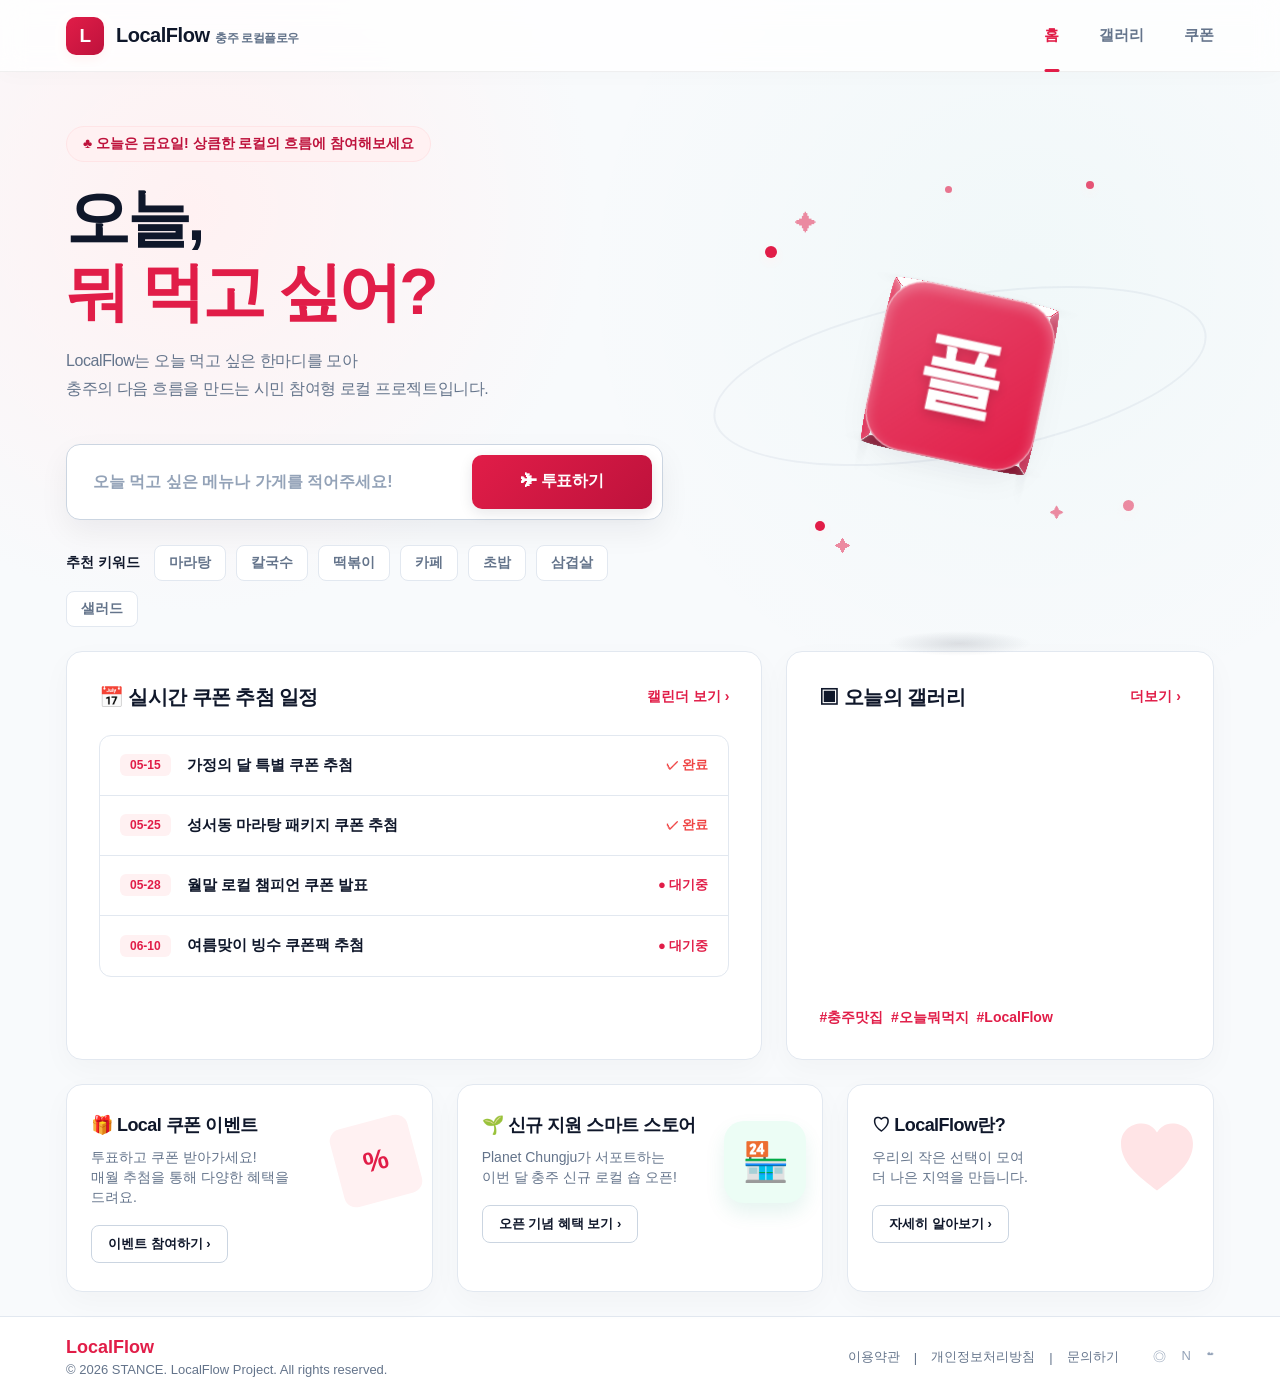
<file: back/index.html>
<!doctype html>
<html lang="ko">
<head>
  <meta charset="UTF-8" />
  <meta name="viewport" content="width=device-width, initial-scale=1.0" />
  
  <title>LocalFlow - 로컬플로우</title>
  <meta name="description" content="LocalFlow는 충주 시민들의 선택과 참여로 지역의 흐름을 만들고 다시 지역으로 순환시키는 시민 참여형 로컬 플랫폼입니다. 오늘 사람들의 선택이 내일 충주의 흐름이 됩니다." />
  <meta name="keywords" content="로컬플로우, LocalFlow, 충주, 로컬플랫폼, 지역순환, 충주여행, 지역경제, 로컬커뮤니티" />
  <meta name="author" content="STANCE" />
  
  <meta property="og:type" content="website" />
  <meta property="og:title" content="LocalFlow | 충주의 흐름을 순환시키는 로컬 플랫폼" />
  <meta property="og:description" content="사람들의 선택은 흐름이 되고, 흐름은 다시 지역으로 돌아옵니다. 충주 시민들과 함께 만드는 로컬 순환 프로젝트 LocalFlow." />
  <meta property="og:image" content="https://localflow.info/oi.png" />
  <meta property="og:url" content="https://localflow.info" />

  <style>
    /* 기본 컬러스케임 뼈대 (스크립트에서 요일별로 변수를 동적 변경합니다) */
    :root {
      --bg: #ffffff;
      --nav: #ffffff;          
      --nav-text: #0f172a;     
      --text: #0f172a;         
      --muted: #64748b;
      --line: #e2e8f0;         
      --card: #ffffff;
      --shadow: 0 20px 40px rgba(15, 23, 42, 0.04);
      --soft-shadow: 0 10px 30px rgba(15, 23, 42, 0.03);
      --radius: 16px;

      /* [기본값: 월요일 블루 - 스크립트가 덮어씁니다] */
      --primary: #2563eb;      
      --primary-light: #eff6ff;
      --primary-dark: #1d4ed8;
      --badge-bg: #ecfdf5;
      --badge-border: #d1fae5;
      --badge-text: #047857;
    }

    * { box-sizing: border-box; }

    html {
      scroll-behavior: smooth;
      scroll-padding-top: 80px; 
    }

    body {
      margin: 0;
      min-height: 100vh;
      color: var(--text);
      font-family: Pretendard, -apple-system, BlinkMacSystemFont, "Segoe UI", sans-serif;
      background:
        radial-gradient(circle at 15% 15%, var(--primary-light), transparent 25%),
        radial-gradient(circle at 80% 20%, rgba(13, 184, 157, 0.03), transparent 30%),
        #f8fafc;
      transition: background 0.5s ease;
    }

    a { color: inherit; text-decoration: none; }
    button, input { font: inherit; }
    button { cursor: pointer; }

    .topbar {
      height: 72px;
      background: rgba(255, 255, 255, 0.8);
      backdrop-filter: blur(12px);
      -webkit-backdrop-filter: blur(12px);
      color: var(--nav-text);
      border-bottom: 1px solid rgba(0, 0, 0, 0.06);
      box-shadow: 0 4px 20px rgba(0, 0, 0, 0.02);
      position: sticky;
      top: 0;
      z-index: 20;
    }

    .nav-inner {
      width: min(1148px, calc(100% - 48px));
      height: 100%;
      margin: 0 auto;
      display: flex;
      align-items: center;
      justify-content: space-between;
    }

    .brand {
      display: flex;
      align-items: center;
      gap: 12px;
      font-weight: 800;
      letter-spacing: -0.03em;
    }

    .brand-icon {
      width: 38px;
      height: 38px;
      border-radius: 10px;
      display: grid;
      place-items: center;
      color: #fff;
      font-weight: 900;
      font-size: 19px;
      background: linear-gradient(135deg, var(--primary) 0%, var(--primary-dark) 100%);
      box-shadow: 0 4px 12px var(--primary-light);
      transition: background 0.5s ease;
    }

    .brand-name { font-size: 20px; line-height: 1; }
    .brand-sub { margin-left: 2px; color: var(--muted); font-size: 12px; font-weight: 600; }

    .nav { display: flex; align-items: center; gap: 40px; font-size: 15px; font-weight: 700; }
    .nav a { height: 72px; display: flex; align-items: center; color: var(--muted); position: relative; transition: color 0.2s; }
    .nav a:hover { color: var(--primary); }
    .nav a.active { color: var(--primary); font-weight: 800; }
    .nav a.active::after {
      content: ""; position: absolute; left: 50%; bottom: 0; width: 100%; height: 3px; border-radius: 99px; transform: translateX(-50%); background: var(--primary);
    }

    .page { width: min(1148px, calc(100% - 48px)); margin: 0 auto; }

    .hero {
      min-height: 506px; display: grid; grid-template-columns: 1.08fr 0.92fr; align-items: center; gap: 42px; padding-top: 54px; position: relative;
    }

    .badge {
      width: fit-content; display: inline-flex; align-items: center; gap: 8px; padding: 8px 16px; border-radius: 999px; color: var(--badge-text); font-size: 14px; font-weight: 700; background: var(--badge-bg); border: 1px solid var(--badge-border); transition: all 0.5s ease;
    }

    .hero-title { margin: 19px 0 18px; font-size: clamp(46px, 5vw, 64px); line-height: 1.16; letter-spacing: -0.05em; font-weight: 900; }
    .hero-title span { display: inline-block; color: var(--primary); transition: color 0.5s ease; }
    .hero-desc { margin: 0 0 41px; color: var(--muted); font-size: 16px; line-height: 1.72; letter-spacing: -0.025em; font-weight: 500; }

    .vote-box {
      width: 100%; max-width: 660px; height: 76px; padding: 10px 10px 10px 24px; display: flex; align-items: center; gap: 14px; border: 1px solid #cbd5e1; border-radius: 14px; background: #ffffff; box-shadow: 0 12px 30px rgba(15, 23, 42, 0.06); transition: border-color 0.2s;
    }
    .vote-box:focus-within { border-color: var(--primary); }
    .vote-box input { min-width: 0; flex: 1; height: 100%; border: 0; outline: 0; color: var(--text); background: transparent; font-size: 16px; font-weight: 600; }
    .vote-box input::placeholder { color: #94a3b8; }

    .vote-box button {
      width: 180px; height: 54px; border: 0; border-radius: 10px; color: #fff; font-size: 16px; font-weight: 700; letter-spacing: -0.02em; background: linear-gradient(135deg, var(--primary) 0%, var(--primary-dark) 100%); box-shadow: 0 4px 14px rgba(15, 23, 42, 0.1); transition: all 0.18s ease;
    }
    .vote-box button:hover { transform: translateY(-1px); filter: brightness(1.06); }

    .chips { margin-top: 25px; display: flex; align-items: center; gap: 10px; flex-wrap: wrap; }
    .chips strong { color: var(--text); font-size: 14px; font-weight: 700; margin-right: 4px; }
    .chip { border: 1px solid #e2e8f0; color: var(--muted); background: #ffffff; border-radius: 8px; padding: 8px 14px; font-size: 14px; font-weight: 600; transition: all 0.15s ease; }
    .chip:hover { background: var(--primary-light); color: var(--primary); border-color: transparent; }

    /* ==========================================================================
       HERO ART - FULL VANILLA 3D CUBE, ORBIT & SPARKS (THEME LINKED)
       ========================================================================== */
    .hero-art { 
      height: 480px; 
      position: relative; 
      display: grid; 
      place-items: center;
      perspective: 1200px; /* 3D 기하학 뎁스 정의 */
    }

    /* 배경에서 회전하는 로컬 흐름 궤도선 */
    .orbit { 
      position: absolute; 
      width: 500px; 
      height: 160px; 
      border: 2px solid rgba(148, 163, 184, 0.12); 
      border-radius: 50%; 
      transform: rotate(-10deg); /* 원본 고유 기울기 축 */
      pointer-events: none;
      z-index: 1;
    }

    /* 3D 큐브 플로팅 및 축 기울기 제어 레이어 */
    .cube-wrap { 
      position: relative; 
      transform-style: preserve-3d;
      transform: rotate(12deg); 
      animation: float 5s ease-in-out infinite; 
      z-index: 2;
    }

    /* 6면체 리얼 입체 디바이스 (정속 공간 회전 매핑) */
    .cube {
      width: 160px; 
      height: 160px; 
      position: relative;
      transform-style: preserve-3d;
      animation: cubeRotate3D 15s linear infinite; 
    }

    .cube-face {
      position: absolute;
      width: 160px;
      height: 160px;
      display: grid;
      place-items: center;
      background: linear-gradient(135deg, rgba(255,255,255,0.2) 0%, rgba(255,255,255,0) 100%);
      border: 1.5px solid rgba(255, 255, 255, 0.6);
      border-radius: 36px; /* 반투명 글래스모피즘 라운딩 */
      backdrop-filter: blur(6px);
      -webkit-backdrop-filter: blur(6px);
      box-shadow: inset 0 4px 12px rgba(255, 255, 255, 0.3), 0 12px 30px rgba(15, 23, 42, 0.04);
      transition: background-color 0.5s ease, border-color 0.5s ease;
    }

    /* 3D 공간 하드코딩 반경 계산 (Z축 오프셋 80px) */
    .cube-face.front  { transform: rotateY(0deg) translateZ(80px); background-color: var(--primary); }
    .cube-face.back   { transform: rotateY(180deg) translateZ(80px); background-color: var(--primary-dark); }
    .cube-face.right  { transform: rotateY(90deg) translateZ(80px); background-color: var(--primary-dark); opacity: 0.88; }
    .cube-face.left   { transform: rotateY(-90deg) translateZ(80px); background-color: var(--primary); opacity: 0.88; }
    .cube-face.top    { transform: rotateX(90deg) translateZ(80px); background-color: #ffffff; border-color: var(--primary); }
    .cube-face.bottom { transform: rotateX(-90deg) translateZ(80px); background-color: var(--primary-dark); filter: brightness(0.7); }

    .cube-letter { 
      color: #fff; 
      font-size: 80px; 
      line-height: 1; 
      font-weight: 900; 
      text-shadow: 0 4px 10px rgba(0, 0, 0, 0.15);
      user-select: none;
    }
    
    .cube-face.top .cube-letter {
      color: var(--primary);
      font-size: 68px;
      transition: color 0.5s ease;
    }

    /* 리얼 물리 기반 도플러 그림자 */
    .cube-shadow {
      position: absolute;
      bottom: -40px;
      width: 145px;
      height: 25px;
      background: radial-gradient(ellipse at center, rgba(15, 23, 42, 0.12) 0%, rgba(15, 23, 42, 0) 70%);
      border-radius: 50%;
      animation: shadowPulse 5s ease-in-out infinite;
      pointer-events: none;
    }

    /* 우주 입자 및 별 파티클 시스템 (SPARKS & DOTS) */
    .dot, .spark {
      position: absolute;
      pointer-events: none;
      user-select: none;
      z-index: 3;
    }

    .dot {
      width: 12px;
      height: 12px;
      border-radius: 50%;
      background: var(--primary);
      box-shadow: 0 4px 12px var(--primary-light);
      transition: background-color 0.5s ease, box-shadow 0.5s ease;
      animation: particleFloat 4s ease-in-out infinite alternate;
    }

    .dot.d1 { left: 60px; top: 110px; animation-delay: 0.2s; }
    .dot.d2 { left: 110px; bottom: 85px; width: 10px; height: 10px; animation-delay: 0.8s; }
    .dot.d3 { right: 120px; top: 45px; width: 8px; height: 8px; opacity: 0.75; animation-delay: 1.2s; }
    .dot.d4 { right: 80px; bottom: 105px; width: 11px; height: 11px; opacity: 0.5; animation-delay: 0.5s; }
    .dot.d5 { left: 240px; top: 50px; width: 7px; height: 7px; opacity: 0.6; animation-delay: 1.4s; }

    .spark {
      color: var(--primary);
      font-size: 22px;
      opacity: 0.5;
      transition: color 0.5s ease;
      animation: sparkBlink 3s ease-in-out infinite alternate;
    }

    .spark.s1 { left: 90px; top: 75px; animation-delay: 0.1s; }
    .spark.s2 { left: 130px; bottom: 60px; font-size: 16px; animation-delay: 0.6s; }
    .spark.s3 { right: 150px; bottom: 95px; font-size: 14px; animation-delay: 1.0s; }

    /* CORE ANIMATION ENGINE */
    @keyframes float { 
      0%, 100% { transform: rotate(12deg) translateY(0); } 
      50% { transform: rotate(12deg) translateY(-14px); } 
    }

    @keyframes cubeRotate3D {
      0% { transform: rotateX(0deg) rotateY(0deg) rotateZ(0deg); }
      100% { transform: rotateX(360deg) rotateY(360deg) rotateZ(0deg); }
    }

    @keyframes shadowPulse {
      0%, 100% { transform: scale(1); opacity: 1; }
      50% { transform: scale(0.85); opacity: 0.4; filter: blur(1px); }
    }

    @keyframes particleFloat {
      0% { transform: translateY(0); opacity: 0.4; }
      100% { transform: translateY(-10px); opacity: 0.8; }
    }

    @keyframes sparkBlink {
      0% { opacity: 0.2; transform: scale(0.8) rotate(0deg); }
      100% { opacity: 0.7; transform: scale(1.1) rotate(20deg); }
    }

    /* ==========================================================================
       CONTENT SECTIONS
       ========================================================================== */
    /* 메인 컨텐츠 그리드 구성 */
    .main-grid { display: grid; grid-template-columns: 1.58fr 0.97fr; gap: 24px; margin-top: 24px; }
    .card { background: var(--card); border: 1px solid #e2e8f0; border-radius: var(--radius); box-shadow: var(--soft-shadow); }
    .event-card, .gallery-card { min-height: 378px; padding: 32px; }
    .card-head { display: flex; align-items: center; justify-content: space-between; margin-bottom: 24px; }
    .card-title { margin: 0; font-size: 20px; letter-spacing: -0.03em; font-weight: 800; }
    .more { color: var(--primary); font-weight: 700; font-size: 14px; transition: color 0.5s ease; }

    /* 쿠폰 일정 UI 컴포넌트 */
    .event-schedule-list { border: 1px solid #e2e8f0; border-radius: 12px; overflow: hidden; background: #fff; }
    .schedule-row { height: 60px; display: grid; grid-template-columns: auto 1fr auto; align-items: center; gap: 16px; padding: 0 20px; border-bottom: 1px solid #e2e8f0; font-size: 15px; font-weight: 600; }
    .schedule-row:last-child { border-bottom: 0; }
    .schedule-date { background: var(--primary-light); color: var(--primary); font-size: 12px; font-weight: 800; padding: 4px 10px; border-radius: 6px; text-align: center; white-space: nowrap; transition: all 0.5s ease; }
    .schedule-name { color: var(--text); overflow: hidden; text-overflow: ellipsis; white-space: nowrap; }
    .schedule-status { font-size: 13px; font-weight: 700; color: #ef4444; display: flex; align-items: center; gap: 4px; }
    .schedule-status.waiting { color: var(--primary); }

    /* 갤러리 섹션 */
    .gallery-grid { display: grid; grid-template-columns: 1fr 1fr; gap: 12px; }
    .food-img { height: 121px; border-radius: 10px; overflow: hidden; background-size: cover; background-position: center; }
    .food-1 { background-image: url("https://images.unsplash.com/photo-1604908177522-402a2edbfb8b?auto=format&fit=crop&w=700&q=80"); }
    .food-2 { background-image: url("https://images.unsplash.com/photo-1551024709-8f23befc6f87?auto=format&fit=crop&w=700&q=80"); }
    .food-3 { background-image: url("https://images.unsplash.com/photo-1645112411341-6c4fd023714a?auto=format&fit=crop&w=700&q=80"); }
    .food-4 { background-image: url("https://images.unsplash.com/photo-1568901346375-23c9450c58cd?auto=format&fit=crop&w=700&q=80"); }
    .hash { margin: 20px 0 0; color: var(--primary); font-size: 14px; font-weight: 700; transition: color 0.5s ease; }

    /* 프로모션 배너 그리드 */
    .promo-grid { margin: 24px 0; display: grid; grid-template-columns: repeat(3, 1fr); gap: 24px; }
    .promo { min-height: 184px; padding: 28px 24px; position: relative; overflow: hidden; }
    .promo h3 { margin: 0 0 10px; font-size: 18px; font-weight: 800; letter-spacing: -0.03em; }
    .promo p { width: 68%; margin: 0 0 18px; color: var(--muted); font-size: 14px; line-height: 1.45; font-weight: 500; }
    .outline-btn { height: 38px; padding: 0 16px; border: 1px solid #cbd5e1; border-radius: 8px; color: var(--text); background: #ffffff; font-size: 13px; font-weight: 600; transition: all 0.2s; }
    .outline-btn:hover { border-color: var(--primary); color: var(--primary); background: var(--primary-light); }
    .promo-art { position: absolute; right: 16px; top: 36px; }

    .ticket { width: 80px; height: 80px; display: grid; place-items: center; color: var(--primary); font-size: 28px; font-weight: 900; transform: rotate(-15deg); border-radius: 12px; background: var(--primary-light); transition: all 0.5s ease; }
    .new-store-badge { width: 82px; height: 82px; display: grid; place-items: center; font-size: 38px; border-radius: 20px; color: #059669; background: #ecfdf5; box-shadow: 0 10px 20px rgba(5, 150, 105, 0.1); }
    .heart { width: 80px; height: 80px; display: grid; place-items: center; color: #e11d48; font-size: 48px; background: #ffe4e6; clip-path: path("M40 70 C22 56 4 43 4 23 C4 11 13 3 25 3 C32 3 37 7 40 12 C43 7 48 3 55 3 C67 3 76 11 76 23 C76 43 58 56 40 70 Z"); }

    /* 공통 모달 기본 레이아웃 오버레이 */
    .modal-overlay { position: fixed; top: 0; left: 0; width: 100%; height: 100%; background: rgba(15, 23, 42, 0.6); backdrop-filter: blur(6px); -webkit-backdrop-filter: blur(6px); z-index: 100; display: flex; align-items: center; justify-content: center; opacity: 0; pointer-events: none; transition: opacity 0.25s ease; }
    .modal-overlay.show { opacity: 1; pointer-events: all; }
    
    /* 이용약관 & 개인정보 처리방침 & 브랜드 소개 모달 박스 공통 구조 */
    .terms-modal, .privacy-modal, .about-modal { width: min(500px, calc(100% - 32px)); max-height: 85vh; background: #ffffff; border-radius: 20px; box-shadow: 0 25px 60px rgba(15, 23, 42, 0.15); padding: 32px 24px; transform: translateY(20px); transition: transform 0.25s ease; position: relative; border: 1px solid #e2e8f0; display: flex; flex-direction: column; }
    .modal-overlay.show .terms-modal, .modal-overlay.show .privacy-modal, .modal-overlay.show .about-modal { transform: translateY(0); }
    
    .modal-close-btn { position: absolute; top: 20px; right: 20px; background: transparent; border: 0; font-size: 24px; color: var(--muted); font-weight: 300; cursor: pointer; }
    .modal-close-btn:hover { color: var(--text); }
    
    .modal-head-title { text-align: center; margin-bottom: 20px; flex-shrink: 0; }
    .modal-head-title h3 { margin: 0 0 6px; font-size: 20px; font-weight: 800; color: var(--text); }
    .modal-head-title p { margin: 0; font-size: 14px; font-weight: 500; color: var(--muted); }
    
    .modal-scroll-body { overflow-y: auto; padding-right: 6px; margin-bottom: 24px; font-size: 14px; line-height: 1.6; color: #334155; text-align: left; }
    .modal-scroll-body::-webkit-scrollbar { width: 4px; }
    .modal-scroll-body::-webkit-scrollbar-thumb { background: #cbd5e1; border-radius: 99px; }
    
    /* 모달 내부 타이포그래피 요소 */
    .modal-scroll-body h4 { font-size: 15px; font-weight: 700; color: var(--text); margin: 18px 0 6px; }
    .modal-scroll-body h4:first-child { margin-top: 0; }
    .modal-scroll-body p { margin: 0 0 10px; font-weight: 500; color: #475569; }
    .modal-scroll-body code { background: var(--primary-light); color: var(--primary); padding: 2px 6px; border-radius: 4px; font-family: inherit; font-weight: 600; }
    .modal-scroll-body .theme-text { color: var(--primary); font-weight: 600; }
    .privacy-date { font-size: 12px; color: var(--muted); margin-top: 20px; text-align: right; font-weight: 500; }

    /* 모달 하단 메인 확인 버튼 */
    .modal-confirm-btn { height: 50px; width: 100%; border: 0; border-radius: 10px; color: #fff; font-size: 15px; font-weight: 700; background: linear-gradient(135deg, var(--primary) 0%, var(--primary-dark) 100%); box-shadow: 0 4px 14px var(--primary-light); transition: all 0.15s ease; flex-shrink: 0; cursor: pointer; }
    .modal-confirm-btn:hover { filter: brightness(1.04); }

    .footer { border-top: 1px solid #e2e8f0; background: #ffffff; }
    .footer-inner { width: min(1148px, calc(100% - 48px)); margin: 0 auto; min-height: 80px; display: flex; align-items: center; justify-content: space-between; gap: 24px; }
    .footer-brand { color: var(--primary); font-size: 18px; font-weight: 800; margin-bottom: 4px; transition: color 0.5s ease; }
    .copyright { color: var(--muted); font-size: 13px; font-weight: 500; }
    .footer-links { display: flex; align-items: center; gap: 14px; color: var(--muted); font-size: 13px; font-weight: 500; }
    .footer-icons { display: flex; gap: 16px; margin-left: 20px; color: #94a3b8; }

    .toast { position: fixed; left: 50%; bottom: 30px; z-index: 50; transform: translateX(-50%) translateY(30px); opacity: 0; pointer-events: none; padding: 14px 24px; border-radius: 999px; color: #fff; background: #0f172a; box-shadow: 0 10px 25px rgba(15, 23, 42, 0.15); font-weight: 700; font-size: 15px; transition: 0.25s ease; }
    .toast.show { opacity: 1; transform: translateX(-50%) translateY(0); }

    @media (max-width: 980px) {
      .nav { gap: 20px; }
      .hero { grid-template-columns: 1fr; min-height: auto; padding-bottom: 20px; }
      .hero-art { height: 410px; }
      .main-grid, .promo-grid { grid-template-columns: 1fr; }
      .promo p { width: 70%; }
    }

    @media (max-width: 680px) {
      .topbar { height: auto; }
      .nav-inner { width: min(100% - 28px, 1148px); min-height: 72px; flex-direction: column; align-items: flex-start; justify-content: center; gap: 16px; padding: 16px 0; }
      .nav { width: 100%; overflow-x: auto; gap: 24px; padding-bottom: 4px; }
      .nav a { height: 34px; flex: 0 0 auto; }
      .nav a.active::after { bottom: -4px; }
      .page, .footer-inner { width: min(100% - 28px, 1148px); }
      .hero { padding-top: 36px; }
      .hero-title { font-size: 44px; }
      .vote-box { height: auto; flex-direction: column; align-items: stretch; padding: 17px; }
      .vote-box input { height: 46px; }
      .vote-box button { width: 100%; }
      .event-card, .gallery-card { padding: 22px 18px; }
      .schedule-row { padding: 0 12px; gap: 10px; font-size: 14px; }
      .gallery-grid { grid-template-columns: 1fr; }
      .food-img { height: 170px; }
      .promo p { width: 100%; }
      .promo-art { opacity: 0.2; }
      .footer-inner { flex-direction: column; align-items: flex-start; padding: 20px 0; }
      .footer-links { flex-wrap: wrap; }
      /* 모바일에서는 레이아웃 확보를 위해 3D 아트를 숨깁니다 */
      .hero-art { display: none; } 
    }
  </style>
</head>

<body>
  <header class="topbar">
    <div class="nav-inner">
      <a href="#home" class="brand" aria-label="LocalFlow 홈">
        <span class="brand-icon">L</span>
        <span>
          <span class="brand-name">LocalFlow</span>
          <span class="brand-sub">충주 로컬플로우</span>
        </span>
      </a>

      <nav class="nav" aria-label="주요 메뉴">
        <a class="active" href="index.html">홈</a>
        <a href="./gallery.html">갤러리</a>
        <a href="./coupon.html">쿠폰</a>
      </nav>
    </div>
  </header>

  <main class="page">
    <section class="hero" id="home">
      <div class="hero-copy">
        <div class="badge" id="dayBadge">♙ 로컬의 선택이 지역의 흐름이 됩니다</div>

        <h1 class="hero-title">
          오늘,<br />
          <span>뭐 먹고 싶어?</span>
        </h1>

        <p class="hero-desc">
          LocalFlow는 오늘 먹고 싶은 한마디를 모아<br />
          충주의 다음 흐름을 만드는 시민 참여형 로컬 프로젝트입니다.
        </p>

        <form class="vote-box" id="voteForm">
          <input
            id="voteInput"
            type="text"
            placeholder="오늘 먹고 싶은 메뉴나 가게를 적어주세요!"
            autocomplete="off"
            required
          />
          <button type="submit">✈ 투표하기</button>
        </form>

        <div class="chips" aria-label="추천 키워드">
          <strong>추천 키워드</strong>
          <button class="chip" type="button">마라탕</button>
          <button class="chip" type="button">칼국수</button>
          <button class="chip" type="button">떡볶이</button>
          <button class="chip" type="button">카페</button>
          <button class="chip" type="button">초밥</button>
          <button class="chip" type="button">삼겹살</button>
          <button class="chip" type="button">샐러드</button>
        </div>
      </div>

      <div class="hero-art" aria-hidden="true">
        <div class="orbit"></div>
        
        <span class="spark s1">✦</span>
        <span class="spark s2">✦</span>
        <span class="spark s3">✦</span>
        <span class="dot d1"></span>
        <span class="dot d2"></span>
        <span class="dot d3"></span>
        <span class="dot d4"></span>
        <span class="dot d5"></span>

        <div class="cube-wrap">
          <div class="cube">
            <div class="cube-face front"><span class="cube-letter">플</span></div>
            <div class="cube-face back"><span class="cube-letter">래</span></div>
            <div class="cube-face right"><span class="cube-letter">닛</span></div>
            <div class="cube-face left"><span class="cube-letter">충</span></div>
            <div class="cube-face top"><span class="cube-letter">ㅋ?</span></div>
            <div class="cube-face bottom"><span class="cube-letter">주</span></div>
          </div>
        </div>
        <div class="cube-shadow"></div>
      </div>
    </section>

    <section class="main-grid">
      <article class="card event-card" id="schedule">
        <div class="card-head">
          <h2 class="card-title">📅 실시간 쿠폰 추첨 일정</h2>
          <a href="./coupon.html" class="more">캘린더 보기 ›</a>
        </div>
        <div class="event-schedule-list" id="scheduleList"></div>
      </article>

      <article class="card gallery-card" id="gallery">
        <div class="card-head">
          <h2 class="card-title">▣ 오늘의 갤러리</h2>
          <a href="./gallery.html" class="more">더보기 ›</a>
        </div>

        <div class="gallery-grid">
          <div class="food-img food-1" role="img" aria-label="매콤한 전골 음식"></div>
          <div class="food-img food-2" role="img" aria-label="디저트와 커피"></div>
          <div class="food-img food-3" role="img" aria-label="크림 파스타"></div>
          <div class="food-img food-4" role="img" aria-label="수제버거와 감자튀김"></div>
        </div>

        <p class="hash">#충주맛집&nbsp; #오늘뭐먹지&nbsp; #LocalFlow</p>
      </article>
    </section>

    <section class="promo-grid" id="event">
      <article class="card promo">
        <h3>🎁 Local 쿠폰 이벤트</h3>
        <p>투표하고 쿠폰 받아가세요!<br />매월 추첨을 통해 다양한 혜택을 드려요.</p>
        <a href="./coupon.html"><button class="outline-btn" type="button">이벤트 참여하기 ›</button></a>
        <div class="promo-art ticket">%</div>
      </article>

      <article class="card promo">
        <h3>🌱 신규 지원 스마트 스토어</h3>
        <p>Planet Chungju가 서포트하는<br />이번 달 충주 신규 로컬 숍 오픈!</p>
        <button class="outline-btn" type="button" onclick="showToast('스토어 준비 중입니다. 곧 공개됩니다!')">오픈 기념 혜택 보기 ›</button>
        <div class="promo-art new-store-badge">🏪</div>
      </article>

      <article class="card promo">
        <h3>♡ LocalFlow란?</h3>
        <p>우리의 작은 선택이 모여<br />더 나은 지역을 만듭니다.</p>
        <button class="outline-btn" type="button" onclick="openAboutModal()">자세히 알아보기 ›</button>
        <div class="promo-art heart"></div>
      </article>
    </section>
  </main>

  <footer class="footer" id="footer">
    <div class="footer-inner">
      <div>
        <div class="footer-brand">LocalFlow</div>
        <div class="copyright">© 2026 STANCE. LocalFlow Project. All rights reserved.</div>
      </div>

      <div class="footer-links">
        <a href="javascript:void(0);" onclick="openTermsModal()">이용약관</a>
        <span>|</span>
        <a href="javascript:void(0);" onclick="openPrivacyModal()">개인정보처리방침</a>
        <span>|</span>
        <a href="https://llsshh.com/cs.html" target="_blank" rel="noopener noreferrer">문의하기</a>
        <span class="footer-icons"><span>◎</span><span>N</span><span>☁</span></span>
      </div>
    </div>
  </footer>

  <div class="modal-overlay" id="termsModalOverlay" onclick="closeTermsModal()">
    <div class="terms-modal" onclick="event.stopPropagation()">
      <button class="modal-close-btn" onclick="closeTermsModal()">×</button>

      <div class="modal-head-title">
        <h3>이용약관</h3>
        <p>LocalFlow 서비스 이용 안내</p>
      </div>

      <div class="modal-scroll-body">
        <h4>1. 서비스 소개</h4>
        <p>LocalFlow는 충주 시민들의 참여를 기반으로 운영되는 로컬 정보 및 이벤트 플랫폼입니다. 사용자는 맛집 추천, 투표, 갤러리 열람, 쿠폰 이벤트 참여 등 다양한 기능을 이용할 수 있습니다.</p>

        <h4>2. 서비스 이용 목적</h4>
        <p>본 서비스는 지역 상권 활성화와 시민 참여형 로컬 커뮤니티 형성을 목적으로 운영됩니다. 이용자는 건전한 방식으로 서비스를 이용해야 하며, 허위 정보 등록이나 서비스 운영을 방해하는 행위를 해서는 안 됩니다.</p>

        <h4>3. 투표 및 참여 데이터 안내</h4>
        <p>사용자가 입력한 메뉴, 가게명, 키워드 등은 LocalFlow의 로컬 트렌드 확인 및 서비스 개선 목적으로 활용될 수 있습니다. 단, 개인을 식별할 수 있는 정보는 별도 동의 없이 공개하지 않습니다.</p>

        <h4>4. 이벤트 및 쿠폰 정책</h4>
        <p>쿠폰 및 이벤트는 운영 정책에 따라 사전 고지 없이 변경 또는 종료될 수 있습니다. 추첨 이벤트는 내부 기준에 따라 공정하게 선정되며, 중복 참여 또는 비정상적인 이용이 확인될 경우 응모가 제한될 수 있습니다.</p>

        <h4>5. 이용 제한</h4>
        <p>다음과 같은 행위가 확인될 경우 서비스 이용이 제한될 수 있습니다.</p>
        <p>• 타인의 개인정보 도용<br>
        • 허위 정보 또는 부적절한 내용 입력<br>
        • 비정상적인 반복 응모 및 자동화 이용<br>
        • 서비스 운영 방해 행위<br>
        • 법령 및 공공질서에 위반되는 행위</p>

        <h4>6. 책임의 제한</h4>
        <p>LocalFlow는 천재지변, 시스템 장애, 외부 서비스 문제 등 불가항력적인 사유로 발생한 서비스 중단에 대해 책임을 지지 않습니다.</p>

        <h4>7. 약관 변경</h4>
        <p>본 약관은 서비스 운영상 필요한 경우 변경될 수 있으며, 중요한 변경 사항은 서비스 내 공지사항 또는 모달을 통해 사전 안내됩니다.</p>

        <h4>8. 문의</h4>
        <p>서비스 관련 문의는 아래 이메일을 통해 접수하실 수 있습니다.<br>
        <strong>문의 이메일:</strong> <span class="theme-text">llsshh1431@naver.com</span></p>

        <div class="privacy-date">공고 및 시행일자: 2026년 5월 27일</div>
      </div>

      <button class="modal-confirm-btn" onclick="closeTermsModal()">확인했습니다</button>
    </div>
  </div>

  <div class="modal-overlay" id="privacyModalOverlay" onclick="closePrivacyModal()">
    <div class="privacy-modal" onclick="event.stopPropagation()">
      <button class="modal-close-btn" onclick="closePrivacyModal()">×</button>
      
      <div class="modal-head-title">
        <h3>개인정보 처리방침</h3>
        <p>LocalFlow 서비스 이용을 위한 안내</p>
      </div>

      <div class="privacy-body modal-scroll-body">
        <h4>1. 수집하는 개인정보 항목 및 방법</h4>
        <p><strong>수집 항목:</strong> 네이버 이메일 주소 (<code>@naver.com</code>)<br>
        <strong>수집 방법:</strong> 이벤트 응모 시 이용자의 직접 입력 및 제출</p>

        <h4>2. 개인정보의 수집 및 이용 목적</h4>
        <p><strong>이벤트 운영:</strong> LocalFlow 로컬 쿠폰 이벤트 추첨 진행 및 결과 안내 발송<br>
        <strong>리워드 제공:</strong> 당첨자에 한한 모바일 쿠폰 또는 혜택 발송</p>

        <h4>3. 개인정보의 보유 및 이용 기간</h4>
        <p>이용자의 개인정보는 원칙적으로 <strong>개인정보 수집 및 이용 목적이 달성되면 지체 없이 파기</strong>합니다.<br>
        <strong>보유 기간:</strong> 결과 발송 후 오발송 처리 및 민원 응대를 위해 최대 <strong>30일</strong>간 보관 후 영구 삭제합니다.</p>

        <h4>4. 제3자 제공 및 위탁</h4>
        <p>LocalFlow는 이용자의 사전 동의 없이는 원칙적으로 외부(제3자)에 개인정보를 제공하거나 처리를 위탁하지 않습니다.</p>

        <h4>5. 이용자의 권리 및 문의처</h4>
        <p>이용자는 언제든지 본인의 개인정보 처리에 대한 동의 철회 및 삭제를 요구할 수 있습니다. 관련 문의는 하단 이메일로 연락하시면 지체 없이 조치하겠습니다.<br>
        <strong>문의 이메일:</strong> <span class="theme-text">llsshh1431@naver.com</span></p>
        
        <div class="privacy-date">공고 및 시행일자: 2026년 5월 27일</div>
      </div>
      
      <button class="modal-confirm-btn" onclick="closePrivacyModal()">확인했습니다</button>
    </div>
  </div>

  <div class="modal-overlay" id="aboutModalOverlay" onclick="closeAboutModal()">
    <div class="about-modal" onclick="event.stopPropagation()">
      <button class="modal-close-btn" onclick="closeAboutModal()">×</button>
      
      <div class="modal-head-title">
        <h3>♡ LocalFlow란?</h3>
        <p>시민의 선택이 지역의 흐름이 되는 곳</p>
      </div>
      
      <div class="modal-scroll-body">
      
        <h4>작은 선택은 흐름이 되어 다시 돌아옵니다.</h4>
        <p>
          누군가의 "오늘 뭐 먹지?"라는 고민 하나,
          하나의 투표와 방문, 하나의 기록은 금방 사라지지 않습니다.
          LocalFlow는 <strong>충주 시민들의 실제 선택과 참여</strong>를 바탕으로
          지역 안에서 새로운 흐름과 순환을 만들어가는 시민 참여형 로컬 프로젝트입니다.
        </p>
      
        <h4>지역 안에서 흐르는 데이터</h4>
        <p>
          우리가 남긴 선택은 단순한 클릭으로 끝나지 않습니다.
          어느 가게가 사랑받고 있는지,
          지금 사람들이 어디로 움직이고 있는지,
          충주에서 어떤 흐름이 만들어지고 있는지가 기록됩니다.
        </p>
      
        <h4>소비가 끝나지 않는 구조</h4>
        <p>
          LocalFlow는 단순 광고 플랫폼이 아니라,
          지역 안에서 관심과 소비, 참여가 다시 지역으로 돌아오는 구조를 지향합니다.
        </p>
      
        <p>
          시민들의 자발적인 투표와 기록,
          그리고 투명한 쿠폰 이벤트를 통해
          지역 상권과 사람들을 가장 직관적이고 가벼운 방식으로 연결합니다.
        </p>
      
        <p>
          지금 이 순간에도 당신이 남긴 작은 선택 하나가
          충주의 다음 흐름을 만들고 있습니다.
          함께 흐르고, 함께 순환해보세요. ✨
        </p>
      
      </div>
      
      <button class="modal-confirm-btn" onclick="closeAboutModal()">OK</button>
    </div>
  </div>

  <div class="toast" id="toast">투표가 반영되었습니다.</div>

  <script>
    // 요일별 테마 데이터 세트 정의
    const THEMES = [
      { primary: "#0d9488", primaryLight: "#f0fdfa", primaryDark: "#115e59", badgeBg: "#f0fdfa", badgeBorder: "#ccfbf1", badgeText: "#115e59" }, 
      { primary: "#2563eb", primaryLight: "#eff6ff", primaryDark: "#1d4ed8", badgeBg: "#eff6ff", badgeBorder: "#bfdbfe", badgeText: "#1d4ed8" }, 
      { primary: "#059669", primaryLight: "#ecfdf5", primaryDark: "#047857", badgeBg: "#ecfdf5", badgeBorder: "#d1fae5", badgeText: "#047857" }, 
      { primary: "#7c3aed", primaryLight: "#f5f3ff", primaryDark: "#6d28d9", badgeBg: "#f5f3ff", badgeBorder: "#ede9fe", badgeText: "#6d28d9" }, 
      { primary: "#ea580c", primaryLight: "#fff7ed", primaryDark: "#c2410c", badgeBg: "#fff7ed", badgeBorder: "#ffedd5", badgeText: "#c2410c" }, 
      { primary: "#e11d48", primaryLight: "#fff1f2", primaryDark: "#be123c", badgeBg: "#fff1f2", badgeBorder: "#ffe4e6", badgeText: "#be123c" }, 
      { primary: "#4f46e5", primaryLight: "#eef2ff", primaryDark: "#3730a3", badgeBg: "#eef2ff", badgeBorder: "#e0e7ff", badgeText: "#3730a3" }  
    ];

    function applyDailyTheme() {
      const currentDay = new Date().getDay();
      const theme = THEMES[currentDay];
      const root = document.documentElement;

      root.style.setProperty('--primary', theme.primary);
      root.style.setProperty('--primary-light', theme.primaryLight);
      root.style.setProperty('--primary-dark', theme.primaryDark);
      root.style.setProperty('--badge-bg', theme.badgeBg);
      root.style.setProperty('--badge-border', theme.badgeBorder);
      root.style.setProperty('--badge-text', theme.badgeText);

      const dayNames = ["일", "월", "화", "수", "목", "금", "토"];
      document.getElementById("dayBadge").innerHTML = `♣ 오늘은 ${dayNames[currentDay]}요일! 상큼한 로컬의 흐름에 참여해보세요`;
    }

    applyDailyTheme();

    // 쿠폰 캘린더 데이터와 일치하는 실시간 추첨 데이터 연동
    const drawEvents = [
      { date: "05-15", title: "가정의 달 특별 쿠폰 추첨", expired: true },
      { date: "05-25", title: "성서동 마라탕 패키지 쿠폰 추첨", expired: true },
      { date: "05-28", title: "월말 로컬 챔피언 쿠폰 발표", expired: false },
      { date: "06-10", title: "여름맞이 빙수 쿠폰팩 추첨", expired: false }
    ];

    function renderSchedule() {
      const scheduleList = document.getElementById("scheduleList");
      scheduleList.innerHTML = drawEvents.map(event => {
        const statusHtml = event.expired 
          ? `<span class="schedule-status">✓ 완료</span>`
          : `<span class="schedule-status waiting">● 대기중</span>`;
        return `
          <div class="schedule-row">
            <span class="schedule-date">${event.date}</span>
            <span class="schedule-name">${escapeHtml(event.title)}</span>
            ${statusHtml}
          </div>
        `;
      }).join('');
    }

    renderSchedule();

    // 상단 검색 칩 제어 및 투표 로직
    const form = document.querySelector("#voteForm");
    const input = document.querySelector("#voteInput");
    const chips = document.querySelectorAll(".chip");
    const toast = document.querySelector("#toast");

    chips.forEach((chip) => {
      chip.addEventListener("click", () => {
        input.value = chip.textContent.trim();
        input.focus();
      });
    });

    form.addEventListener("submit", (event) => {
      event.preventDefault();
      const value = input.value.trim();
      if (!value) return;

      showToast(`"🎉 ${value}" 의견이 충주 로컬플로우에 기록되었습니다.`);
      input.value = "";
    });

    function showToast(message) {
      toast.textContent = message;
      toast.classList.add("show");
      clearTimeout(showToast.timer);
      showToast.timer = setTimeout(() => { toast.classList.remove("show"); }, 2500);
    }

    function escapeHtml(text) {
      return text.replace(/[&<>"']/g, char => ({ "&": "&amp;", "<": "&lt;", ">": "&gt;", '"': "&quot;", "'": "&#039;" }[char]));
    }

    function unlockBodyIfNoModalOpen() {
      const termsOpen = document.getElementById("termsModalOverlay").classList.contains("show");
      const privacyOpen = document.getElementById("privacyModalOverlay").classList.contains("show");
      const aboutOpen = document.getElementById("aboutModalOverlay").classList.contains("show");

      if (!termsOpen && !privacyOpen && !aboutOpen) {
        document.body.style.overflow = "auto";
      }
    }

    // 이용약관 모달 제어
    window.openTermsModal = function() {
      document.getElementById("termsModalOverlay").classList.add("show");
      document.body.style.overflow = "hidden";
    };
    window.closeTermsModal = function() {
      document.getElementById("termsModalOverlay").classList.remove("show");
      unlockBodyIfNoModalOpen();
    };

    // 개인정보 처리방침 모달 제어
    window.openPrivacyModal = function() {
      document.getElementById("privacyModalOverlay").classList.add("show");
      document.body.style.overflow = "hidden";
    };
    window.closePrivacyModal = function() {
      document.getElementById("privacyModalOverlay").classList.remove("show");
      unlockBodyIfNoModalOpen();
    };

    // 브랜드 소개 모달 제어
    window.openAboutModal = function() {
      document.getElementById("aboutModalOverlay").classList.add("show");
      document.body.style.overflow = "hidden";
    };
    window.closeAboutModal = function() {
      document.getElementById("aboutModalOverlay").classList.remove("show");
      unlockBodyIfNoModalOpen();
    };

    // ESC 통합 키 바인딩
    document.addEventListener("keydown", (e) => { 
      if (e.key === "Escape") {
        closeTermsModal();
        closePrivacyModal(); 
        closeAboutModal();
      }
    });

    const navLinks = document.querySelectorAll('.nav a');
    navLinks.forEach(link => {
      link.addEventListener('click', function() {
        navLinks.forEach(n => n.classList.remove('active'));
        this.classList.add('active');
      });
    });
  </script>
</body>
</html>
</file>
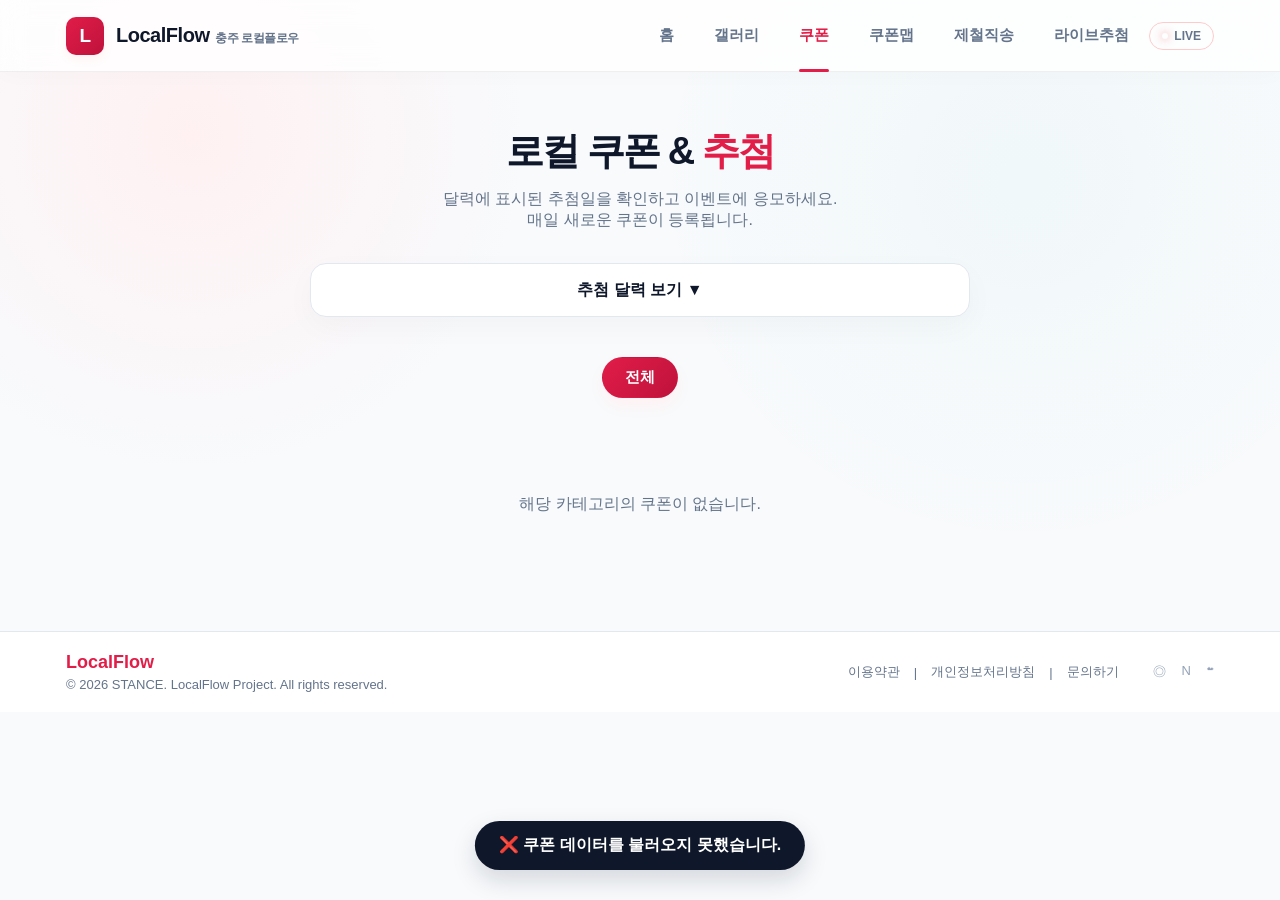
<file: coupon.html>
<!doctype html>
<html lang="ko">
<head>
  <meta charset="UTF-8" />
  <meta name="viewport" content="width=device-width, initial-scale=1.0" />
  
  <title>LocalFlow - 로컬플로우</title>
  <meta name="description" content="LocalFlow는 충주 시민들의 선택과 참여로 지역의 흐름을 만들고 다시 지역으로 순환시키는 시민 참여형 로컬 플랫폼입니다. 오늘 사람들의 선택이 내일 충주의 흐름이 됩니다." />
  <meta name="keywords" content="로컬플로우, LocalFlow, 충주, 로컬플랫폼, 지역순환, 충주여행, 지역경제, 로컬커뮤니티" />
  <meta name="author" content="STANCE" />
  
  <meta property="og:type" content="website" />
  <meta property="og:title" content="LocalFlow | 충주의 흐름을 순환시키는 로컬 플랫폼" />
  <meta property="og:description" content="사람들의 선택은 흐름이 되고, 흐름은 다시 지역으로 돌아옵니다. 충주 시민들과 함께 만드는 로컬 순환 프로젝트 LocalFlow." />
  <meta property="og:image" content="https://localflow.info/oi.png" />
  <meta property="og:url" content="https://localflow.info/coupon.html" />

  <link rel="icon" type="image/png" href="./assets/img/fav.png">
	
  <style>
    /* 기본 컬러스케임 뼈대 (스크립트에서 요일별로 변수를 동적 변경합니다) */
    :root {
      --bg: #ffffff;
      --nav: #ffffff;          
      --nav-text: #0f172a;     
      --text: #0f172a;         
      --muted: #64748b;
      --line: #e2e8f0;         
      --card: #ffffff;
      --shadow: 0 20px 40px rgba(15, 23, 42, 0.04);
      --soft-shadow: 0 10px 30px rgba(15, 23, 42, 0.03);
      --radius: 16px;

      /* [기본값: 월요일 블루] */
      --primary: #2563eb;      
      --primary-light: #eff6ff;
      --primary-dark: #1d4ed8;
      --badge-bg: #ecfdf5;
      --badge-border: #d1fae5;
      --badge-text: #047857;
    }

    * { box-sizing: border-box; }

    html { scroll-behavior: smooth; scroll-padding-top: 80px; }

    body {
      margin: 0;
      min-height: 100vh;
      color: var(--text);
      font-family: Pretendard, -apple-system, BlinkMacSystemFont, "Segoe UI", "Noto Sans KR", sans-serif;
      /* 은은한 수채화 배경 그라데이션에도 실시간 변수 적용 */
      background:
        radial-gradient(circle at 15% 15%, var(--primary-light), transparent 25%),
        radial-gradient(circle at 80% 20%, rgba(13, 184, 157, 0.03), transparent 30%),
        #f8fafc;
      transition: background 0.5s ease;
    }

    a { color: inherit; text-decoration: none; }
    button, input { font: inherit; }
    button { cursor: pointer; }

    /* 상단 네비게이션 */
    .topbar {
      height: 72px;
      background: rgba(255, 255, 255, 0.8);
      backdrop-filter: blur(12px);
      -webkit-backdrop-filter: blur(12px);
      color: var(--nav-text);
      border-bottom: 1px solid rgba(0, 0, 0, 0.06);
      box-shadow: 0 4px 20px rgba(0, 0, 0, 0.02);
      position: sticky; top: 0; z-index: 20;
    }

    .nav-inner { width: min(1148px, calc(100% - 48px)); height: 100%; margin: 0 auto; display: flex; align-items: center; justify-content: space-between; }
    .brand { display: flex; align-items: center; gap: 12px; font-weight: 800; letter-spacing: -0.03em; }
    
    .brand-icon { 
      width: 38px; height: 38px; border-radius: 10px; display: grid; place-items: center; color: #fff; font-weight: 900; font-size: 19px; 
      background: linear-gradient(135deg, var(--primary) 0%, var(--primary-dark) 100%); 
      box-shadow: 0 4px 12px var(--primary-light); transition: background 0.5s ease;
    }
    .brand-name { font-size: 20px; line-height: 1; }
    .brand-sub { margin-left: 2px; color: var(--muted); font-size: 12px; font-weight: 600; }
    
    .nav { display: flex; align-items: center; gap: 40px; font-size: 15px; font-weight: 700; }
    .nav a { height: 72px; display: flex; align-items: center; color: var(--muted); position: relative; transition: color 0.2s; }
    .nav a:hover { color: var(--primary); }
    .nav a.active { color: var(--primary); font-weight: 800; }
    .nav a.active::after { content: ""; position: absolute; left: 50%; bottom: 0; width: 100%; height: 3px; border-radius: 99px; transform: translateX(-50%); background: var(--primary); }

    .page { width: min(1148px, calc(100% - 48px)); margin: 0 auto; padding-bottom: 60px; }
    .sub-hero { padding: 54px 0 32px; text-align: center; }
    .sub-title { font-size: 38px; font-weight: 900; letter-spacing: -0.05em; margin: 0 0 12px; color: var(--text); }
    .sub-title span { color: var(--primary); transition: color 0.5s ease; }
    .sub-desc { color: var(--muted); font-size: 16px; font-weight: 500; margin: 0; }

    /* 캘린더 위젯 스타일 */
    .calendar-wrap {
      max-width: 660px; margin: 0 auto 48px; background: #fff; border: 1px solid #e2e8f0; border-radius: var(--radius); box-shadow: var(--soft-shadow); padding: 28px;
    }

    .calendar-section {
      max-width: 660px;
      margin: 0 auto 40px;
    }

    .calendar-toggle {
      width: 100%;
      height: 54px;
      border: 1px solid #e2e8f0;
      border-radius: var(--radius);
      background: #ffffff;
      color: var(--text);
      font-size: 16px;
      font-weight: 800;
      box-shadow: var(--soft-shadow);
      transition: 0.2s ease;
    }

    .calendar-toggle:hover {
      background: var(--primary-light);
      color: var(--primary);
      border-color: transparent;
      transform: translateY(-2px);
    }

    .calendar-panel {
      overflow: hidden;
      transition: max-height 0.35s ease, opacity 0.25s ease, margin-top 0.25s ease;
    }

    .calendar-panel.collapsed {
      max-height: 0;
      opacity: 0;
      margin-top: 0;
    }

    .calendar-panel.open {
      max-height: 900px;
      opacity: 1;
      margin-top: 18px;
    }

    .calendar-panel .calendar-wrap {
      margin-bottom: 0;
    }
    .cal-header { display: flex; justify-content: space-between; align-items: center; margin-bottom: 24px; }
    .cal-title { font-size: 22px; font-weight: 800; letter-spacing: -0.03em; color: var(--text); margin: 0; display: flex; align-items: center; gap: 8px; }
    .cal-title span { color: var(--primary); transition: color 0.5s ease; }
    .cal-nav-btn { width: 36px; height: 36px; border-radius: 50%; border: 1px solid #e2e8f0; background: #fff; color: var(--text); font-weight: 900; display: grid; place-items: center; transition: 0.2s; }
    .cal-nav-btn:hover { background: var(--primary-light); color: var(--primary); border-color: transparent; }
    .cal-grid { display: grid; grid-template-columns: repeat(7, 1fr); gap: 8px; text-align: center; }
    .cal-day-name { font-size: 13px; font-weight: 700; color: var(--muted); padding-bottom: 12px; }
    .cal-day-name.sun { color: #ef4444; }
    .cal-day-name.sat { color: #3b82f6; }
    
    .cal-cell {
      aspect-ratio: 1; display: flex; flex-direction: column; align-items: center; justify-content: center;
      border-radius: 12px; font-size: 15px; font-weight: 600; cursor: pointer; border: 2px solid transparent;
      transition: all 0.2s; position: relative; padding-top: 4px;
    }
    .cal-cell:not(.empty):hover { background: var(--primary-light); color: var(--primary); transform: translateY(-2px); }
    .cal-cell.empty { pointer-events: none; }
    
    /* 오늘 날짜 하이라이트 */
    .cal-cell.today { background: var(--text); color: #fff; font-weight: 700; }
    
    /* 이벤트가 있는 날 */
    .cal-cell.has-event { background: var(--primary-light); color: var(--primary); border-color: rgba(37, 99, 235, 0.15); font-weight: 800; }
    .cal-cell.has-event::after { content: "🎁"; position: absolute; top: -2px; right: 2px; font-size: 12px; filter: drop-shadow(0 2px 4px rgba(0,0,0,0.1)); animation: bounce 2s infinite ease-in-out; }

    .cal-cell.cal-expired { background: #f1f5f9; color: #94a3b8; border-color: transparent; filter: grayscale(0.4); }
    .cal-cell.cal-expired::after { content: ""; }

    .cal-done-text {
      font-size: 9px; font-weight: 700; color: #ef4444; margin-top: 2px;
      background: #fef2f2; padding: 1px 4px; border-radius: 4px;
      letter-spacing: -0.05em; display: inline-block; transform: scale(0.95);
    }

    @keyframes bounce { 0%, 100% { transform: translateY(0); } 50% { transform: translateY(-4px); } }

    /* 카테고리 필터 칩 */
    .filter-chips { display: flex; justify-content: center; gap: 10px; margin-bottom: 40px; flex-wrap: wrap; }
    .filter-chip { border: 1px solid #e2e8f0; color: var(--muted); background: #ffffff; border-radius: 999px; padding: 10px 22px; font-size: 15px; font-weight: 600; transition: 0.2s ease; box-shadow: var(--soft-shadow); }
    .filter-chip.active { background: linear-gradient(135deg, var(--primary) 0%, var(--primary-dark) 100%); color: #fff; border-color: transparent; box-shadow: 0 8px 16px var(--primary-light); }
    .filter-chip:hover:not(.active) { background: var(--primary-light); color: var(--primary); border-color: transparent; transform: translateY(-2px); }

    /* 쿠폰 그리드 */
    .coupon-grid { display: grid; grid-template-columns: repeat(auto-fill, minmax(320px, 1fr)); gap: 24px; }
    .coupon-card { background: #fff; border: 1px solid #e2e8f0; border-radius: var(--radius); box-shadow: var(--soft-shadow); display: flex; flex-direction: column; overflow: hidden; transition: transform 0.2s ease, box-shadow 0.2s ease; position: relative; }
    .coupon-card:hover { transform: translateY(-4px); box-shadow: var(--shadow); }
    
    .coupon-head { height: 110px; padding: 24px; display: flex; flex-direction: column; justify-content: center; position: relative; border-bottom: 2px dashed rgba(255, 255, 255, 0.4); }
    
    /* [변경] 스타일 프리셋을 요일별 테마 연동 스케임으로 바인딩 */
    .bg-purple { background: linear-gradient(135deg, var(--primary) 0%, var(--primary-dark) 100%); color: #fff; }
    .bg-dark { background: linear-gradient(135deg, #1e293b 0%, #0f172a 100%); color: #fff; }
    .bg-light { background: linear-gradient(135deg, var(--primary-light) 0%, #e2e8f0 100%); color: var(--primary); }
    
    .coupon-card.expired-card { filter: grayscale(0.85); opacity: 0.75; }
    
    .draw-badge {
      position: absolute; top: 16px; right: 20px; padding: 4px 10px; border-radius: 999px; font-size: 11px; font-weight: 700; letter-spacing: -0.02em; background: rgba(255, 255, 255, 0.2); border: 1px solid rgba(255, 255, 255, 0.3); color: #fff; backdrop-filter: blur(4px); -webkit-backdrop-filter: blur(4px);
    }
    .bg-light .draw-badge { background: rgba(255, 255, 255, 0.6); border: 1px solid rgba(0, 0, 0, 0.05); color: var(--primary); }
    .draw-badge.expired-badge { background: #ef4444 !important; border-color: transparent !important; color: #fff !important; }

    .coupon-type { font-size: 13px; font-weight: 700; opacity: 0.9; margin-bottom: 6px; }
    .coupon-title { font-size: 24px; font-weight: 800; letter-spacing: -0.04em; margin: 0; line-height: 1.1; }
    .coupon-card::before, .coupon-card::after { content: ''; position: absolute; top: 98px; width: 24px; height: 24px; background: #f8fafc; border-radius: 50%; border: 1px solid #e2e8f0; z-index: 2; }
    .coupon-card::before { left: -13px; border-right-color: transparent; border-top-color: transparent; transform: rotate(-45deg); }
    .coupon-card::after { right: -13px; border-left-color: transparent; border-top-color: transparent; transform: rotate(45deg); }
    
    .coupon-body { padding: 24px; display: flex; flex-direction: column; flex: 1; background: #fff; }
    .store-name { font-size: 18px; font-weight: 800; color: var(--text); margin: 0 0 8px; }
    .expire-date { font-size: 14px; color: var(--muted); font-weight: 500; margin-bottom: 20px; }
    
    .use-btn { margin-top: auto; height: 48px; border: 0; border-radius: 8px; background: var(--primary-light); color: var(--primary); font-size: 15px; font-weight: 700; transition: 0.2s ease; }
    .use-btn:hover { background: var(--primary); color: #fff; }
    .use-btn.used { background: #f1f5f9; color: #94a3b8; cursor: not-allowed; }

    .coupon-brief {
      display: flex;
      align-items: center;
      justify-content: space-between;
      gap: 10px;
      margin-bottom: 14px;
    }

    .coupon-badge {
      display: inline-flex;
      align-items: center;
      width: fit-content;
      max-width: 100%;
      padding: 6px 10px;
      border-radius: 999px;
      background: var(--primary-light);
      color: var(--primary);
      font-size: 12px;
      font-weight: 900;
      white-space: nowrap;
    }

    .detail-open-btn {
      border: 1px solid var(--line);
      border-radius: 999px;
      background: #fff;
      color: var(--muted);
      padding: 7px 12px;
      font-size: 12px;
      font-weight: 900;
      transition: 0.2s ease;
      white-space: nowrap;
    }

    .detail-open-btn:hover {
      background: var(--primary-light);
      border-color: transparent;
      color: var(--primary);
    }

    .coupon-detail-modal {
      width: min(520px, calc(100% - 32px));
      max-height: min(820px, calc(100vh - 40px));
      overflow: auto;
      background: #fff;
      border-radius: 20px;
      box-shadow: 0 25px 60px rgba(15, 23, 42, 0.18);
      border: 1px solid #e2e8f0;
      padding: 28px;
      position: relative;
      transform: translateY(20px);
      transition: transform 0.25s ease;
    }

    .modal-overlay.show .coupon-detail-modal {
      transform: translateY(0);
    }

    .detail-badge {
      display: inline-flex;
      align-items: center;
      width: fit-content;
      padding: 7px 11px;
      border-radius: 999px;
      background: var(--primary-light);
      color: var(--primary);
      font-size: 12px;
      font-weight: 900;
      margin-bottom: 14px;
    }

    .detail-store-name {
      margin: 0 0 6px;
      color: var(--text);
      font-size: 28px;
      font-weight: 900;
      letter-spacing: -0.06em;
      line-height: 1.15;
    }

    .detail-region {
      margin: 0 0 18px;
      color: var(--muted);
      font-size: 14px;
      font-weight: 700;
    }

    .detail-event-box {
      border: 1px solid rgba(37, 99, 235, 0.14);
      border-radius: 16px;
      padding: 18px;
      background: linear-gradient(135deg, var(--primary-light), #fff);
      margin-bottom: 16px;
    }

    .detail-label {
      color: var(--primary);
      font-size: 13px;
      font-weight: 900;
      margin-bottom: 8px;
    }

    .detail-title {
      color: var(--text);
      font-size: 21px;
      font-weight: 900;
      letter-spacing: -0.04em;
      line-height: 1.3;
      margin-bottom: 14px;
    }

    .detail-price-grid {
      display: grid;
      grid-template-columns: repeat(2, 1fr);
      gap: 10px;
      margin-bottom: 14px;
    }

    .detail-price-item {
      border: 1px solid #e2e8f0;
      border-radius: 12px;
      background: #fff;
      padding: 12px;
    }

    .detail-price-item span {
      display: block;
      color: var(--muted);
      font-size: 12px;
      font-weight: 900;
      margin-bottom: 5px;
    }

    .detail-price-item strong {
      display: block;
      color: var(--text);
      font-size: 18px;
      font-weight: 900;
      letter-spacing: -0.04em;
    }

    .detail-price-item.discount strong {
      color: #e11d48;
    }

    .detail-desc {
      margin: 0;
      color: #334155;
      font-size: 15px;
      font-weight: 650;
      line-height: 1.7;
      word-break: keep-all;
    }

    .detail-row {
      display: flex;
      justify-content: space-between;
      gap: 14px;
      padding: 9px 0;
      color: #334155;
      font-size: 14px;
      font-weight: 800;
      border-bottom: 1px solid #eef2f7;
    }

    .detail-row:last-child {
      border-bottom: 0;
    }

    .detail-row span:first-child {
      color: var(--muted);
    }

    .detail-actions {
      display: grid;
      grid-template-columns: 1fr 1fr;
      gap: 10px;
      margin-top: 18px;
    }

    .detail-apply-btn {
      grid-column: 1 / -1;
      height: 52px;
      border: 0;
      border-radius: 12px;
      color: #fff;
      background: linear-gradient(135deg, var(--primary), var(--primary-dark));
      font-size: 16px;
      font-weight: 900;
      box-shadow: 0 12px 24px var(--primary-light);
    }

    .detail-sub-btn {
      height: 46px;
      border: 1px solid var(--line);
      border-radius: 12px;
      background: #fff;
      color: #0f172a;
      font-size: 14px;
      font-weight: 800;
    }

    .detail-sub-btn:hover {
      background: #f8fafc;
    }


    /* 커스텀 응모 모달창 스타일 */
    .modal-overlay {
      position: fixed; top: 0; left: 0; width: 100%; height: 100%; background: rgba(15, 23, 42, 0.6); backdrop-filter: blur(6px); -webkit-backdrop-filter: blur(6px); z-index: 100; display: flex; align-items: center; justify-content: center; opacity: 0; pointer-events: none; transition: opacity 0.25s ease;
    }
    .modal-overlay.show { opacity: 1; pointer-events: all; }
    .entry-modal { width: min(440px, calc(100% - 32px)); background: #ffffff; border-radius: 20px; box-shadow: 0 25px 60px rgba(15, 23, 42, 0.15); padding: 32px 28px; transform: translateY(20px); transition: transform 0.25s ease; position: relative; border: 1px solid #e2e8f0; }
    .modal-overlay.show .entry-modal { transform: translateY(0); }

    /* 개인정보 처리방침 모달 */
    .privacy-modal {
      width: min(500px, calc(100% - 32px));
      max-height: 85vh;
      background: #ffffff;
      border-radius: 20px;
      box-shadow: 0 25px 60px rgba(15, 23, 42, 0.15);
      padding: 32px 24px;
      transform: translateY(20px);
      transition: transform 0.25s ease;
      position: relative;
      border: 1px solid #e2e8f0;
      display: flex;
      flex-direction: column;
    }
    .modal-overlay.show .privacy-modal { transform: translateY(0); }

    .modal-close-btn { position: absolute; top: 20px; right: 20px; background: transparent; border: 0; font-size: 24px; color: var(--muted); font-weight: 300; transition: color 0.2s; }
    .modal-close-btn:hover { color: var(--text); }

    .modal-head-title { text-align: center; margin-bottom: 20px; flex-shrink: 0; }
    .modal-head-title h3 { margin: 0 0 6px; font-size: 20px; font-weight: 800; color: var(--text); }
    .modal-head-title p { margin: 0; font-size: 14px; font-weight: 500; color: var(--muted); }

    .modal-scroll-body { overflow-y: auto; padding-right: 6px; margin-bottom: 24px; font-size: 14px; line-height: 1.6; color: #334155; text-align: left; }
    .modal-scroll-body::-webkit-scrollbar { width: 4px; }
    .modal-scroll-body::-webkit-scrollbar-thumb { background: #cbd5e1; border-radius: 99px; }
    .modal-scroll-body h4 { font-size: 15px; font-weight: 700; color: var(--text); margin: 18px 0 6px; }
    .modal-scroll-body h4:first-child { margin-top: 0; }
    .modal-scroll-body p { margin: 0 0 10px; font-weight: 500; color: #475569; }
    .modal-scroll-body code { background: var(--primary-light); color: var(--primary); padding: 2px 6px; border-radius: 4px; font-family: inherit; font-weight: 600; }
    .modal-scroll-body .theme-text { color: var(--primary); font-weight: 600; }
    .privacy-date { font-size: 12px; color: var(--muted); margin-top: 20px; text-align: right; font-weight: 500; }

    .modal-confirm-btn {
      height: 50px;
      width: 100%;
      border: 0;
      border-radius: 10px;
      color: #fff;
      font-size: 15px;
      font-weight: 700;
      background: linear-gradient(135deg, var(--primary) 0%, var(--primary-dark) 100%);
      box-shadow: 0 4px 14px var(--primary-light);
      transition: all 0.15s ease;
      flex-shrink: 0;
      cursor: pointer;
    }
    .modal-confirm-btn:hover { filter: brightness(1.04); }
    .modal-head { text-align: center; margin-bottom: 24px; }
    .modal-icon { font-size: 32px; margin-bottom: 10px; display: inline-block; animation: wingwing 2.5s infinite linear; }
    .modal-head h3 { margin: 0 0 8px; font-size: 22px; font-weight: 800; letter-spacing: -0.03em; color: var(--text); }
    .modal-head p { margin: 0; font-size: 14px; font-weight: 500; color: var(--muted); line-height: 1.4; }
    .modal-target-info { color: var(--primary); font-weight: 700; display: block; margin-top: 4px; transition: color 0.5s ease; }
    .modal-body form { display: flex; flex-direction: column; gap: 14px; }
    .input-wrap { position: relative; }
    .modal-input { width: 100%; height: 54px; padding: 0 20px; border-radius: 10px; border: 2px solid #e2e8f0; outline: 0; font-size: 15px; font-weight: 600; color: var(--text); transition: border-color 0.2s; }
    .modal-input:focus { border-color: var(--primary); box-shadow: 0 0 0 4px var(--primary-light); }
    .modal-input::placeholder { color: #94a3b8; }
    
    .modal-submit-btn { 
      height: 54px; border: 0; border-radius: 10px; color: #fff; font-size: 16px; font-weight: 700; letter-spacing: -0.01em; 
      background: linear-gradient(135deg, var(--primary) 0%, var(--primary-dark) 100%); 
      box-shadow: 0 8px 20px var(--primary-light); transition: all 0.15s ease; 
    }
    .modal-submit-btn:hover { transform: translateY(-1px); filter: brightness(1.04); }

    @keyframes wingwing { 0%, 100% { transform: rotate(0deg); } 10%, 20% { transform: rotate(-8deg); } 15%, 25% { transform: rotate(8deg); } 30% { transform: rotate(0deg); } }

    /* 푸터 및 토스트 */
    .footer { border-top: 1px solid #e2e8f0; background: #ffffff; }
    .footer-inner { width: min(1148px, calc(100% - 48px)); margin: 0 auto; min-height: 80px; display: flex; align-items: center; justify-content: space-between; gap: 24px; }
    .footer-brand { color: var(--primary); font-size: 18px; font-weight: 800; margin-bottom: 4px; transition: color 0.5s ease; }
    .copyright { color: var(--muted); font-size: 13px; font-weight: 500; }
    .footer-links { display: flex; align-items: center; gap: 14px; color: var(--muted); font-size: 13px; font-weight: 500; }
    .footer-icons { display: flex; gap: 16px; margin-left: 20px; color: #94a3b8; }

    .toast { position: fixed; left: 50%; bottom: 30px; z-index: 120; transform: translateX(-50%) translateY(30px); opacity: 0; pointer-events: none; padding: 14px 24px; border-radius: 999px; color: #fff; background: #0f172a; box-shadow: 0 10px 25px rgba(15, 23, 42, 0.15); font-weight: 700; transition: 0.25s ease; text-align: center; }
    .toast.show { opacity: 1; transform: translateX(-50%) translateY(0); }

	.live-pill {
	  display: inline-flex;
	  align-items: center;
	  gap: 6px;
	  padding: 6px 12px;
	  border: 1px solid #fecaca;
	  border-radius: 999px;
	  background: var(--danger-light);
	  color: var(--danger);
	  font-size: 12px;
	  font-weight: 800;
	  margin-left: 20px;
	}
	
	.live-dot {
	  width: 6px;
	  height: 6px;
	  border-radius: 50%;
	  background: var(--danger);
	  box-shadow: 0 0 8px rgba(239, 68, 68, 0.6);
	  animation: livePulse 1.4s infinite;
	}

	@keyframes livePulse {
      0% { box-shadow: 0 0 0 0 rgba(239, 68, 68, 0.4); }
      80% { box-shadow: 0 0 0 6px rgba(239, 68, 68, 0); }
      100% { box-shadow: 0 0 0 0 rgba(239, 68, 68, 0); }
    }

    /* 모바일 최적화 미디어 쿼리 */
    @media (max-width: 680px) {
      .topbar { height: auto; }
      .nav-inner { width: min(100% - 28px, 1148px); min-height: 72px; flex-direction: column; align-items: flex-start; justify-content: center; gap: 16px; padding: 16px 0; }
      .nav { width: 100%; overflow-x: auto; gap: 24px; padding-bottom: 4px; }
      .nav a { height: 34px; flex: 0 0 auto; }
      .nav a.active::after { bottom: -4px; }
      .page, .footer-inner { width: min(100% - 28px, 1148px); }
      .sub-title { font-size: 32px; }
      .coupon-grid { grid-template-columns: 1fr; }
      .coupon-detail-modal { padding: 24px 18px; }
      .detail-store-name { font-size: 24px; }
      .detail-price-grid { grid-template-columns: 1fr 1fr; gap: 8px; }
      .detail-price-item { padding: 10px; }
      .detail-actions { grid-template-columns: 1fr; }
      .detail-apply-btn { grid-column: auto; }
      
      .calendar-wrap { padding: 18px 12px 20px; margin-bottom: 32px; }
      .cal-header { margin-bottom: 16px; }
      .cal-title { font-size: 19px; }
      .cal-grid { gap: 4px; }
      .cal-day-name { font-size: 12px; padding-bottom: 8px; }
      
      .cal-cell { 
        font-size: 13px;  
        border-radius: 8px; 
        padding-top: 2px;
        justify-content: flex-start; 
        padding: 4px 0;
      }
      
      .cal-cell span:first-child { display: block; line-height: 1.2; }

      .cal-done-text {
        font-size: 8px; padding: 0px 2px; margin-top: 1px; border-radius: 3px;
        transform: scale(0.88); white-space: nowrap; max-width: 100%; overflow: hidden;
      }
      
      .cal-cell.has-event::after { font-size: 10px; top: -3px; right: 0px; }
      .footer-inner { flex-direction: column; align-items: flex-start; padding: 20px 0; }
      .footer-links { flex-wrap: wrap; }
    }
  </style>
</head>

<body>
  <header class="topbar">
    <div class="nav-inner">
      <a href="index.html" class="brand" aria-label="LocalFlow 홈">
        <span class="brand-icon">L</span>
        <span>
          <span class="brand-name">LocalFlow</span>
          <span class="brand-sub">충주 로컬플로우</span>
        </span>
      </a>

      <nav class="nav" aria-label="주요 메뉴">
        <a href="./index.html">홈</a>
        <a href="./gallery.html">갤러리</a>
        <a class="active" href="./coupon.html">쿠폰</a>
		<a href="./map.html">쿠폰맵</a>
		<a href="./season.html">제철직송</a>
		<a href="./draw.html">라이브추첨<div class="live-pill"><span class="live-dot"></span>LIVE</div></a>
      </nav>
    </div>
  </header>

  <main class="page">
    <section class="sub-hero">
      <h1 class="sub-title">로컬 쿠폰 & <span>추첨</span></h1>
      <p class="sub-desc">달력에 표시된 추첨일을 확인하고 이벤트에 응모하세요.</p>
	  <p class="sub-desc">매일 새로운 쿠폰이 등록됩니다.</p>
    </section>

    <section class="calendar-section">
      <button class="calendar-toggle" type="button" id="calendarToggle">
        추첨 달력 보기 ▼
      </button>

      <div class="calendar-panel collapsed" id="calendarPanel">
        <section class="calendar-wrap">
          <div class="cal-header">
            <button class="cal-nav-btn" id="prevMonth" aria-label="이전 달">‹</button>
            <h2 class="cal-title" id="calTitle">2026년 <span>5월</span></h2>
            <button class="cal-nav-btn" id="nextMonth" aria-label="다음 달">›</button>
          </div>
          <div class="cal-grid">
            <div class="cal-day-name sun">일</div>
            <div class="cal-day-name">월</div>
            <div class="cal-day-name">화</div>
            <div class="cal-day-name">수</div>
            <div class="cal-day-name">목</div>
            <div class="cal-day-name">금</div>
            <div class="cal-day-name sat">토</div>
          </div>
          <div class="cal-grid" id="calDays"></div>
        </section>
      </div>
    </section>

    <div class="filter-chips" id="filterContainer"></div>

    <div class="coupon-grid" id="couponList"></div>
  </main>

	
  <div class="modal-overlay" id="entryModalOverlay" onclick="closeEntryModal()">
    <div class="entry-modal" onclick="event.stopPropagation()">
      <button class="modal-close-btn" onclick="closeEntryModal()">×</button>
      
      <div class="modal-head">
        <span class="modal-icon">✈</span>
        <h3>이벤트 응모하기</h3>
        <p>추첨 결과를 전달받을 <br><strong>네이버 이메일</strong>을 입력해주세요.</p>
        <span class="modal-target-info" id="modalTargetTitle">쿠폰명 정보</span>
      </div>

      <div class="modal-body">
        <form id="modalForm">
          <div class="input-wrap">
            <input 
              type="text" 
              id="modalEmailInput" 
              class="modal-input" 
              placeholder="localflow@naver.com" 
              autocomplete="off"
            />
          </div>
          <button type="submit" class="modal-submit-btn">응모 완료하기</button>
        </form>
      </div>
    </div>
  </div>


  <div class="modal-overlay" id="couponDetailModalOverlay" onclick="closeCouponDetailModal()">
    <article class="coupon-detail-modal" onclick="event.stopPropagation()" role="dialog" aria-modal="true" aria-labelledby="detailStoreName">
      <button class="modal-close-btn" onclick="closeCouponDetailModal()" aria-label="닫기">×</button>

      <div class="detail-badge" id="detailBadge">쿠폰</div>
      <h2 class="detail-store-name" id="detailStoreName">업체명</h2>
      <p class="detail-region" id="detailRegion">충주시</p>

      <div class="detail-event-box">
        <div class="detail-label">쿠폰 상세</div>
        <div class="detail-title" id="detailCouponTitle">쿠폰명</div>

        <div class="detail-price-grid">
          <div class="detail-price-item">
            <span>정가</span>
            <strong id="detailOriginalPrice">-</strong>
          </div>
          <div class="detail-price-item">
            <span>쿠폰가</span>
            <strong id="detailCouponPrice">-</strong>
          </div>
          <div class="detail-price-item discount">
            <span>할인율</span>
            <strong id="detailDiscountRate">-</strong>
          </div>
          <div class="detail-price-item">
            <span>제공 단위</span>
            <strong id="detailUnit">-</strong>
          </div>
        </div>

        <p class="detail-desc" id="detailDescription">상세 설명이 등록되지 않았습니다.</p>
      </div>

      <div class="detail-row"><span>추첨/마감일</span><strong id="detailExpire">-</strong></div>
      <div class="detail-row"><span>분류</span><strong id="detailType">-</strong></div>

      <div class="detail-actions">
        <button class="detail-apply-btn" type="button" id="detailApplyBtn">이벤트 응모하기</button>
        <button class="detail-sub-btn" type="button" onclick="closeCouponDetailModal()">닫기</button>
        <button class="detail-sub-btn" type="button" id="detailShareBtn">공유하기</button>
      </div>
    </article>
  </div>

  <footer class="footer" id="footer">
    <div class="footer-inner">
      <div>
        <div class="footer-brand">LocalFlow</div>
        <div class="copyright">© 2026 STANCE. LocalFlow Project. All rights reserved.</div>
      </div>

      <div class="footer-links">
        <a href="javascript:void(0);" onclick="openTermsModal()">이용약관</a>
        <span>|</span>
        <a href="javascript:void(0);" onclick="openPrivacyModal()">개인정보처리방침</a>
        <span>|</span>
        <a href="https://llsshh.com/cs.html" target="_blank" rel="noopener noreferrer">문의하기</a>
        <span class="footer-icons"><span>◎</span><span>N</span><span>☁</span></span>
      </div>
    </div>
  </footer>
  
	<div class="modal-overlay" id="termsModalOverlay" onclick="closeTermsModal()">
	  <div class="privacy-modal" onclick="event.stopPropagation()">
		<button class="modal-close-btn" onclick="closeTermsModal()">×</button>
		
		<div class="modal-head-title">
		  <h3>이용약관</h3>
		  <p>LocalFlow 서비스 이용 안내</p>
		</div>

		<div class="modal-scroll-body">
		  <h4>1. 서비스 소개</h4>
		  <p>
			LocalFlow는 충주 시민들의 참여를 기반으로 운영되는 로컬 정보 및 이벤트 플랫폼입니다.
			사용자는 맛집 추천, 투표, 쿠폰 이벤트 참여 등 다양한 기능을 자유롭게 이용할 수 있습니다.
		  </p>

		  <h4>2. 서비스 이용 목적</h4>
		  <p>
			본 서비스는 지역 상권 활성화와 시민 참여형 로컬 커뮤니티 형성을 목적으로 운영됩니다.
			이용자는 건전한 방식으로 서비스를 이용해야 하며, 허위 정보 등록이나 서비스 운영을 방해하는 행위를 해서는 안 됩니다.
		  </p>

		  <h4>3. 이벤트 및 쿠폰 정책</h4>
		  <p>
			쿠폰 및 이벤트는 운영 정책에 따라 사전 고지 없이 변경 또는 종료될 수 있습니다.
			추첨 이벤트의 당첨 여부는 내부 기준에 따라 공정하게 선정되며,
			동일 이용자의 중복 참여 또는 비정상적인 이용이 확인될 경우 응모가 제한될 수 있습니다.
		  </p>

		  <h4>4. 이용 제한</h4>
		  <p>
			다음과 같은 행위가 확인될 경우 서비스 이용이 제한될 수 있습니다.
		  </p>

		  <p>
			• 타인의 개인정보 도용<br>
			• 비정상적인 반복 응모 및 자동화 이용<br>
			• 서비스 운영 방해 행위<br>
			• 법령 및 공공질서에 위반되는 행위
		  </p>

		  <h4>5. 책임의 제한</h4>
		  <p>
			LocalFlow는 천재지변, 시스템 장애, 외부 서비스 문제 등 불가항력적인 사유로 발생한 서비스 중단에 대해 책임을 지지 않습니다.
		  </p>

		  <h4>6. 약관 변경</h4>
		  <p>
			본 약관은 서비스 운영상 필요한 경우 변경될 수 있으며,
			중요한 변경 사항은 서비스 내 공지사항 또는 모달을 통해 사전 안내됩니다.
		  </p>

		  <h4>7. 문의</h4>
		  <p>
			서비스 관련 문의는 아래 이메일을 통해 접수하실 수 있습니다.<br>
			<strong>문의 이메일:</strong>
			<span class="theme-text">llsshh1431@naver.com</span>
		  </p>

		  <div class="privacy-date">
			공고 및 시행일자: 2026년 5월 27일
		  </div>
		</div>

		<button class="modal-confirm-btn" onclick="closeTermsModal()">
		  확인했습니다
		</button>
	  </div>
	</div>
	<div class="modal-overlay" id="privacyModalOverlay" onclick="closePrivacyModal()">
		<div class="privacy-modal" onclick="event.stopPropagation()">
		  <button class="modal-close-btn" onclick="closePrivacyModal()">×</button>
		  
		  <div class="modal-head-title">
			<h3>개인정보 처리방침</h3>
			<p>LocalFlow 서비스 이용을 위한 안내</p>
		  </div>

		  <div class="privacy-body modal-scroll-body">
			<h4>1. 수집하는 개인정보 항목 및 방법</h4>
			<p><strong>수집 항목:</strong> 네이버 이메일 주소 (<code>@naver.com</code>)<br>
			<strong>수집 방법:</strong> 이벤트 응모 시 이용자의 직접 입력 및 제출</p>

			<h4>2. 개인정보의 수집 및 이용 목적</h4>
			<p><strong>이벤트 운영:</strong> LocalFlow 로컬 쿠폰 이벤트 추첨 진행 및 결과 안내 발송<br>
			<strong>리워드 제공:</strong> 당첨자에 한한 모바일 쿠폰 또는 혜택 발송</p>

			<h4>3. 개인정보의 보유 및 이용 기간</h4>
			<p>이용자의 개인정보는 원칙적으로 <strong>개인정보 수집 및 이용 목적이 달성되면 지체 없이 파기</strong>합니다.<br>
			<strong>보유 기간:</strong> 결과 발송 후 오발송 처리 및 민원 응대를 위해 최대 <strong>30일</strong>간 보관 후 영구 삭제합니다.</p>

			<h4>4. 제3자 제공 및 위탁</h4>
			<p>LocalFlow는 이용자의 사전 동의 없이는 원칙적으로 외부(제3자)에 개인정보를 제공하거나 처리를 위탁하지 않습니다.</p>

			<h4>5. 이용자의 권리 및 문의처</h4>
			<p>이용자는 언제든지 본인의 개인정보 처리에 대한 동의 철회 및 삭제를 요구할 수 있습니다. 관련 문의는 하단 이메일로 연락하시면 지체 없이 조치하겠습니다.<br>
			<strong>문의 이메일:</strong> <span class="theme-text">llsshh1431@naver.com</span></p>
			
			<div class="privacy-date">공고 및 시행일자: 2026년 5월 27일</div>
		  </div>
		  
		  <button class="modal-confirm-btn" onclick="closePrivacyModal()">확인했습니다</button>
		</div>
	</div>

  <div class="toast" id="toast">메시지</div>

  <script>
    // [연동] 메인 및 갤러리와 연동되는 요일별 테마 데이터 세트
    const THEMES = [
      { primary: "#0d9488", primaryLight: "#f0fdfa", primaryDark: "#115e59" }, // 0: 일요일 (Teal)
      { primary: "#2563eb", primaryLight: "#eff6ff", primaryDark: "#1d4ed8" }, // 1: 월요일 (Blue)
      { primary: "#059669", primaryLight: "#ecfdf5", primaryDark: "#047857" }, // 2: 화요일 (Emerald)
      { primary: "#7c3aed", primaryLight: "#f5f3ff", primaryDark: "#6d28d9" }, // 3: 수요일 (Purple)
      { primary: "#ea580c", primaryLight: "#fff7ed", primaryDark: "#c2410c" }, // 4: 목요일 (Orange)
      { primary: "#e11d48", primaryLight: "#fff1f2", primaryDark: "#be123c" }, // 5: 금요일 (Rose)
      { primary: "#4f46e5", primaryLight: "#eef2ff", primaryDark: "#3730a3" }  // 6: 토요일 (Indigo)
    ];

    function applyDailyTheme() {
      const currentDay = new Date().getDay();
      const theme = THEMES[currentDay];
      const root = document.documentElement;

      root.style.setProperty('--primary', theme.primary);
      root.style.setProperty('--primary-light', theme.primaryLight);
      root.style.setProperty('--primary-dark', theme.primaryDark);
    }

    // 초기 테마 로드
    applyDailyTheme();

    const toast = document.getElementById("toast");

    // 캘린더 추첨일 데이터는 서버 쿠폰 JSON에서 생성합니다.
    let drawEvents = [];

    let currentDate = new Date();
    let currYear = currentDate.getFullYear();
    let currMonth = currentDate.getMonth();

    const calTitle = document.getElementById("calTitle");
    const calDays = document.getElementById("calDays");

    function renderCalendar(year, month) {
      calDays.innerHTML = "";
      calTitle.innerHTML = `${year}년 <span>${month + 1}월</span>`;

      const firstDay = new Date(year, month, 1).getDay();
      const daysInMonth = new Date(year, month + 1, 0).getDate();
      
      const todayMidnight = new Date();
      todayMidnight.setHours(0,0,0,0);

      for (let i = 0; i < firstDay; i++) {
        calDays.innerHTML += `<div class="cal-cell empty"></div>`;
      }

      for (let i = 1; i <= daysInMonth; i++) {
        const dateString = `${year}-${String(month + 1).padStart(2, '0')}-${String(i).padStart(2, '0')}`;
        const eventMatch = drawEvents.find(e => e.date === dateString);
        
        const cellDate = new Date(year, month, i);
        cellDate.setHours(0,0,0,0);
        
        const isExpiredEvent = eventMatch && (cellDate < todayMidnight);

        let cellClasses = ["cal-cell"];
        if (todayMidnight.getTime() === cellDate.getTime()) cellClasses.push("today");
        
        let innerHtml = `<span>${i}</span>`;
        let onClick = `onclick="showToast('${month + 1}월 ${i}일은 일정이 없습니다.')"`;

        if (eventMatch) {
          if (isExpiredEvent) {
            cellClasses.push("cal-expired");
            innerHtml += `<span class="cal-done-text">✓ 추첨완료</span>`;
            onClick = `onclick="showToast('✅ ${eventMatch.date} : [${eventMatch.title}] 추첨이 완료된 이벤트입니다.')"`;
          } else {
            cellClasses.push("has-event");
            onClick = `onclick="showToast('🎁 ${eventMatch.date} : ${eventMatch.title}')"`;
          }
        }

        calDays.innerHTML += `<div class="${cellClasses.join(' ')}" ${onClick}>${innerHtml}</div>`;
      }
    }

    document.getElementById("prevMonth").addEventListener("click", () => {
      currMonth--; if (currMonth < 0) { currMonth = 11; currYear--; } renderCalendar(currYear, currMonth);
    });
    document.getElementById("nextMonth").addEventListener("click", () => {
      currMonth++; if (currMonth > 11) { currMonth = 0; currYear++; } renderCalendar(currYear, currMonth);
    });

    renderCalendar(currYear, currMonth);

    const calendarToggle = document.getElementById("calendarToggle");
    const calendarPanel = document.getElementById("calendarPanel");

    if (calendarToggle && calendarPanel) {
      calendarToggle.addEventListener("click", () => {
        const isOpen = calendarPanel.classList.contains("open");

        calendarPanel.classList.toggle("open", !isOpen);
        calendarPanel.classList.toggle("collapsed", isOpen);

        calendarToggle.textContent = isOpen ? "추첨 달력 보기 ▼" : "추첨 달력 접기 ▲";
      });
    }

    const API_BASE = "https://localflow.ddns.net/lf";

    function apiUrl(path) {
      if (/^https?:\/\//i.test(path)) return path;
      return `${API_BASE}${path.startsWith("/") ? path : "/" + path}`;
    }

    async function apiGet(path) {
      const res = await fetch(apiUrl(path), {
        method: "GET",
        mode: "cors"
      });
      return await res.json();
    }

    async function apiSend(path, method, body) {
      const res = await fetch(apiUrl(path), {
        method,
        mode: "cors",
        headers: { "Content-Type": "application/json" },
        body: JSON.stringify(body)
      });
      return await res.json();
    }

    let rawCoupons = [];

    const couponListEl = document.getElementById("couponList");
    const filterContainerEl = document.getElementById("filterContainer");
    let currentFilter = "전체";

    function renderFilters() {
      const types = ["전체", ...new Set(rawCoupons.map(c => c.type))];
      filterContainerEl.innerHTML = types.map(type => `<button class="filter-chip ${type === currentFilter ? 'active' : ''}" data-type="${type}">${type}</button>`).join('');

      document.querySelectorAll("#filterContainer .filter-chip").forEach(btn => {
        btn.addEventListener("click", (e) => {
          currentFilter = e.target.getAttribute("data-type");
          renderFilters(); renderCoupons();
        });
      });
    }

    function renderCoupons() {
      const filtered = currentFilter === "전체" ? rawCoupons : rawCoupons.filter(c => c.type === currentFilter);
      if (filtered.length === 0) {
        couponListEl.innerHTML = `<p style="grid-column: 1/-1; text-align: center; color: var(--muted); padding: 40px 0;">해당 카테고리의 쿠폰이 없습니다.</p>`;
        return;
      }

      const today = new Date();
      today.setHours(0,0,0,0);

      couponListEl.innerHTML = filtered.map(coupon => {
        const expireDate = new Date(coupon.expire);
        expireDate.setHours(0,0,0,0);
        const isExpired = expireDate < today;

        let btnClass = "use-btn";
        let btnText = "이벤트 응모하기 ✈";
        let disabled = "";
        let cardClass = "coupon-card";
        let badgeHtml = "";

        if (isExpired) {
          btnClass = "use-btn used"; btnText = "추첨완료!"; disabled = "disabled";
          cardClass = "coupon-card expired-card";
          badgeHtml = `<span class="draw-badge expired-badge">추첨완료</span>`;
        } else {
          btnClass = coupon.used ? "use-btn used" : "use-btn";
          btnText = coupon.used ? "응모 완료" : "이벤트 응모하기 ✈";
          disabled = coupon.used ? "disabled" : "";
          badgeHtml = coupon.drawDate ? `<span class="draw-badge">${escapeHtml(coupon.drawDate)}</span>` : "";
        }

        const safeId = escapeAttr(coupon.id);
        const titleForClick = escapeAttr(coupon.title);
        const badgeText = plainText(coupon.badge, coupon.type || "쿠폰");

        return `
          <article class="${cardClass}">
            <div class="coupon-head ${coupon.style}">
              ${badgeHtml}
              <div class="coupon-type">${escapeHtml(coupon.type)}</div>
              <h3 class="coupon-title">${escapeHtml(coupon.title)}</h3>
            </div>
            <div class="coupon-body">
              <div class="coupon-brief">
                <span class="coupon-badge">${escapeHtml(badgeText)}</span>
                <button class="detail-open-btn" type="button" onclick="openCouponDetailModal('${safeId}')">
                  상세 보기
                </button>
              </div>

              <h4 class="store-name">${escapeHtml(coupon.store)}</h4>
              <div class="expire-date">추첨/마감일: ${escapeHtml(coupon.expire || "-")}</div>

              <button class="${btnClass}" ${disabled} onclick="openEntryModal('${safeId}', '${titleForClick}')">
                ${btnText}
              </button>
            </div>
          </article>
        `;
      }).join('');
    }

    const modalOverlay = document.getElementById("entryModalOverlay");
    const modalTargetTitle = document.getElementById("modalTargetTitle");
    const modalEmailInput = document.getElementById("modalEmailInput");
    const modalForm = document.getElementById("modalForm");
    let activeCouponId = null;

    window.openEntryModal = function(id, title) {
      activeCouponId = id;
      modalTargetTitle.textContent = `[${title}]`;
      modalEmailInput.value = "";
      modalOverlay.classList.add("show");
      document.body.style.overflow = "hidden";
      setTimeout(() => modalEmailInput.focus(), 100);
    };

    window.closeEntryModal = function() {
      modalOverlay.classList.remove("show");
      activeCouponId = null;
      if (
        !document.getElementById("privacyModalOverlay").classList.contains("show") &&
        !document.getElementById("termsModalOverlay").classList.contains("show") &&
        !document.getElementById("couponDetailModalOverlay").classList.contains("show")
      ) {
        document.body.style.overflow = "auto";
      }
    };

    modalForm.addEventListener("submit", async (e) => {
	  e.preventDefault();
	
	  const email = modalEmailInput.value.trim();
	  const couponId = activeCouponId;
	  const naverRegex = /^[a-z0-9_.-]+@naver\.com$/i;
	
	  if (!couponId) {
	    showToast("❌ 쿠폰 정보를 찾을 수 없습니다.");
	    return;
	  }
	
	  if (!email) {
	    showToast("❌ 이메일을 입력하셔야 응모가 가능합니다.");
	    return;
	  }
	
	  if (!naverRegex.test(email)) {
	    showToast("❌ 네이버 이메일(@naver.com)만 입력 가능합니다!");
	    return;
	  }
	
	  try {
	    const data = await apiSend("/api/coupon_entries", "POST", {
	      coupon_id: couponId,
	      email: email
	    });
	
	    if (!data.ok) {
	      if (data.error === "DUPLICATE_ENTRY") {
	        showToast("이미 응모한 이메일입니다.");
	      } else if (data.error === "VALID_NAVER_EMAIL_REQUIRED") {
	        showToast("❌ 네이버 이메일(@naver.com)만 응모 가능합니다.");
	      } else {
	        showToast("❌ 응모 저장에 실패했습니다.");
	      }
	      return;
	    }
	
	    closeEntryModal();
	    showToast(`🎉 응모 완료! 추첨 결과는 ${email}로 발송됩니다.`);
	
	    const targetCoupon = rawCoupons.find(c => c.id === couponId);
	    if (targetCoupon) {
	      targetCoupon.used = true;
	      renderCoupons();
	    }
	
	  } catch (err) {
	    console.error("응모 저장 실패:", err);
	    showToast("❌ 서버 통신 오류로 응모하지 못했습니다.");
	  }
	});

    document.addEventListener("keydown", (e) => {
      if (e.key === "Escape") {
        closeEntryModal();
        closeCouponDetailModal();
      }
    });

    function showToast(message) {
      toast.textContent = message; toast.classList.add("show");
      clearTimeout(showToast.timer);
      showToast.timer = setTimeout(() => { toast.classList.remove("show"); }, 3000);
    }

    function escapeHtml(text) {
      return String(text ?? "").replace(/[&<>"']/g, char => ({
        "&": "&amp;",
        "<": "&lt;",
        ">": "&gt;",
        '"': "&quot;",
        "'": "&#039;"
      }[char]));
    }

    function escapeAttr(text) {
      return escapeHtml(text).replace(/`/g, "&#096;");
    }

    function formatWon(value) {
      if (value === "" || value === null || value === undefined) return "-";
      const num = Number(value);
      if (!Number.isFinite(num) || num < 0) return "-";
      return `${num.toLocaleString()}원`;
    }

    function formatPercent(value) {
      if (value === "" || value === null || value === undefined) return "-";
      const num = Number(value);
      if (!Number.isFinite(num) || num < 0) return "-";
      return `${num}%`;
    }

    function plainText(value, fallback = "-") {
      const text = String(value ?? "").trim();
      return text ? text : fallback;
    }

    function openCouponDetailModal(id) {
      const coupon = rawCoupons.find(c => String(c.id) === String(id));
      if (!coupon) {
        showToast("❌ 쿠폰 상세 정보를 찾지 못했습니다.");
        return;
      }

      document.getElementById("detailBadge").textContent = plainText(coupon.badge, coupon.type || "쿠폰");
      document.getElementById("detailStoreName").textContent = plainText(coupon.store, "업체명 미등록");
      document.getElementById("detailRegion").textContent = plainText(coupon.region, "충주시");
      document.getElementById("detailCouponTitle").textContent = plainText(coupon.title, "LocalFlow 쿠폰 이벤트");
      document.getElementById("detailOriginalPrice").textContent = formatWon(coupon.originalPrice);
      document.getElementById("detailCouponPrice").textContent = formatWon(coupon.couponPrice);
      document.getElementById("detailDiscountRate").textContent = formatPercent(coupon.discountRate);
      document.getElementById("detailUnit").textContent = plainText(coupon.unit);
      document.getElementById("detailDescription").textContent = plainText(coupon.description || coupon.summary, "상세 설명이 등록되지 않았습니다.");
      document.getElementById("detailExpire").textContent = plainText(coupon.expire || coupon.drawDate);
      document.getElementById("detailType").textContent = plainText(coupon.type);

      document.getElementById("detailApplyBtn").onclick = () => {
        closeCouponDetailModal();
        openEntryModal(coupon.id, coupon.title);
      };

      document.getElementById("detailShareBtn").onclick = async () => {
        const shareText = `${plainText(coupon.store, "LocalFlow")} - ${plainText(coupon.title, "쿠폰 이벤트")}`;

        if (navigator.share) {
          try {
            await navigator.share({ title: shareText, text: shareText, url: location.href });
          } catch (e) {}
        } else if (navigator.clipboard) {
          await navigator.clipboard.writeText(location.href);
          showToast("링크를 복사했습니다.");
        }
      };

      document.getElementById("couponDetailModalOverlay").classList.add("show");
      document.body.style.overflow = "hidden";
    }

    function closeCouponDetailModal() {
      document.getElementById("couponDetailModalOverlay").classList.remove("show");
      if (
        !document.getElementById("entryModalOverlay").classList.contains("show") &&
        !document.getElementById("privacyModalOverlay").classList.contains("show") &&
        !document.getElementById("termsModalOverlay").classList.contains("show")
      ) {
        document.body.style.overflow = "auto";
      }
    }

    window.openCouponDetailModal = openCouponDetailModal;
    window.closeCouponDetailModal = closeCouponDetailModal;


    const navLinks = document.querySelectorAll('.nav a');
		navLinks.forEach(link => {
		  link.addEventListener('click', function() {
			navLinks.forEach(n => n.classList.remove('active'));
			this.classList.add('active');
		  });
		});
		
		window.openTermsModal = function() {
	  document.getElementById("termsModalOverlay").classList.add("show");
	  document.body.style.overflow = "hidden";
	};

	window.closeTermsModal = function() {
	  document.getElementById("termsModalOverlay").classList.remove("show");

	  if (
		!document.getElementById("privacyModalOverlay").classList.contains("show") &&
		!document.getElementById("entryModalOverlay").classList.contains("show") &&
		!document.getElementById("couponDetailModalOverlay").classList.contains("show")
	  ) {
		document.body.style.overflow = "auto";
	  }
	};
	
	// 개인정보 처리방침 모달 제어
    window.openPrivacyModal = function() {
      document.getElementById("privacyModalOverlay").classList.add("show");
      document.body.style.overflow = "hidden";
    };
    window.closePrivacyModal = function() {
      document.getElementById("privacyModalOverlay").classList.remove("show");
      if (
        !document.getElementById("entryModalOverlay").classList.contains("show") &&
        !document.getElementById("termsModalOverlay").classList.contains("show") &&
        !document.getElementById("couponDetailModalOverlay").classList.contains("show")
      ) {
        document.body.style.overflow = "auto";
      }
    };

    // ESC 통합 키 바인딩
    document.addEventListener("keydown", (e) => { 
      if (e.key === "Escape") {
        closeEntryModal();
        closeCouponDetailModal();
        closePrivacyModal();
        closeTermsModal();
      }
    });


    function buildDrawEventsFromCoupons() {
      drawEvents = rawCoupons
        .filter(c => c.active !== false && c.expire)
        .map(c => ({
          date: c.expire,
          title: `${c.store || ""} ${c.title || ""}`.trim()
        }));
    }

    async function loadCouponsFromApi() {
      try {
        const data = await apiGet("/api/coupons");
        rawCoupons = (data.items || []).map(c => ({
          id: c.id,
          store: c.store || "",
          title: c.title || "",
          type: c.type || "기타",
          expire: c.expire || "",
          style: c.style || "bg-purple",
          used: false,
          active: c.active !== false,
          drawDate: c.drawDate || c.expire || "",

          // Flask/admin에서 추가한 쿠폰 상세 필드
          description: c.description || c.detail || c.content || c.desc || "",
          originalPrice: c.originalPrice ?? c.original_price ?? c.price ?? "",
          couponPrice: c.couponPrice ?? c.coupon_price ?? c.salePrice ?? c.sale_price ?? "",
          discountRate: c.discountRate ?? c.discount_rate ?? "",
          unit: c.unit || c.provideUnit || c.provide_unit || "",
          badge: c.badge || "",
          region: c.region || c.address || "충주시",
          summary: c.summary || ""
        })).filter(c => c.active !== false);

        buildDrawEventsFromCoupons();
        renderCalendar(currYear, currMonth);
        renderFilters();
        renderCoupons();
      } catch (err) {
        showToast("❌ 쿠폰 데이터를 불러오지 못했습니다.");
        rawCoupons = [];
        drawEvents = [];
        renderCalendar(currYear, currMonth);
        renderFilters();
        renderCoupons();
      }
    }

    loadCouponsFromApi();
  </script>
</body>
</html>
</file>
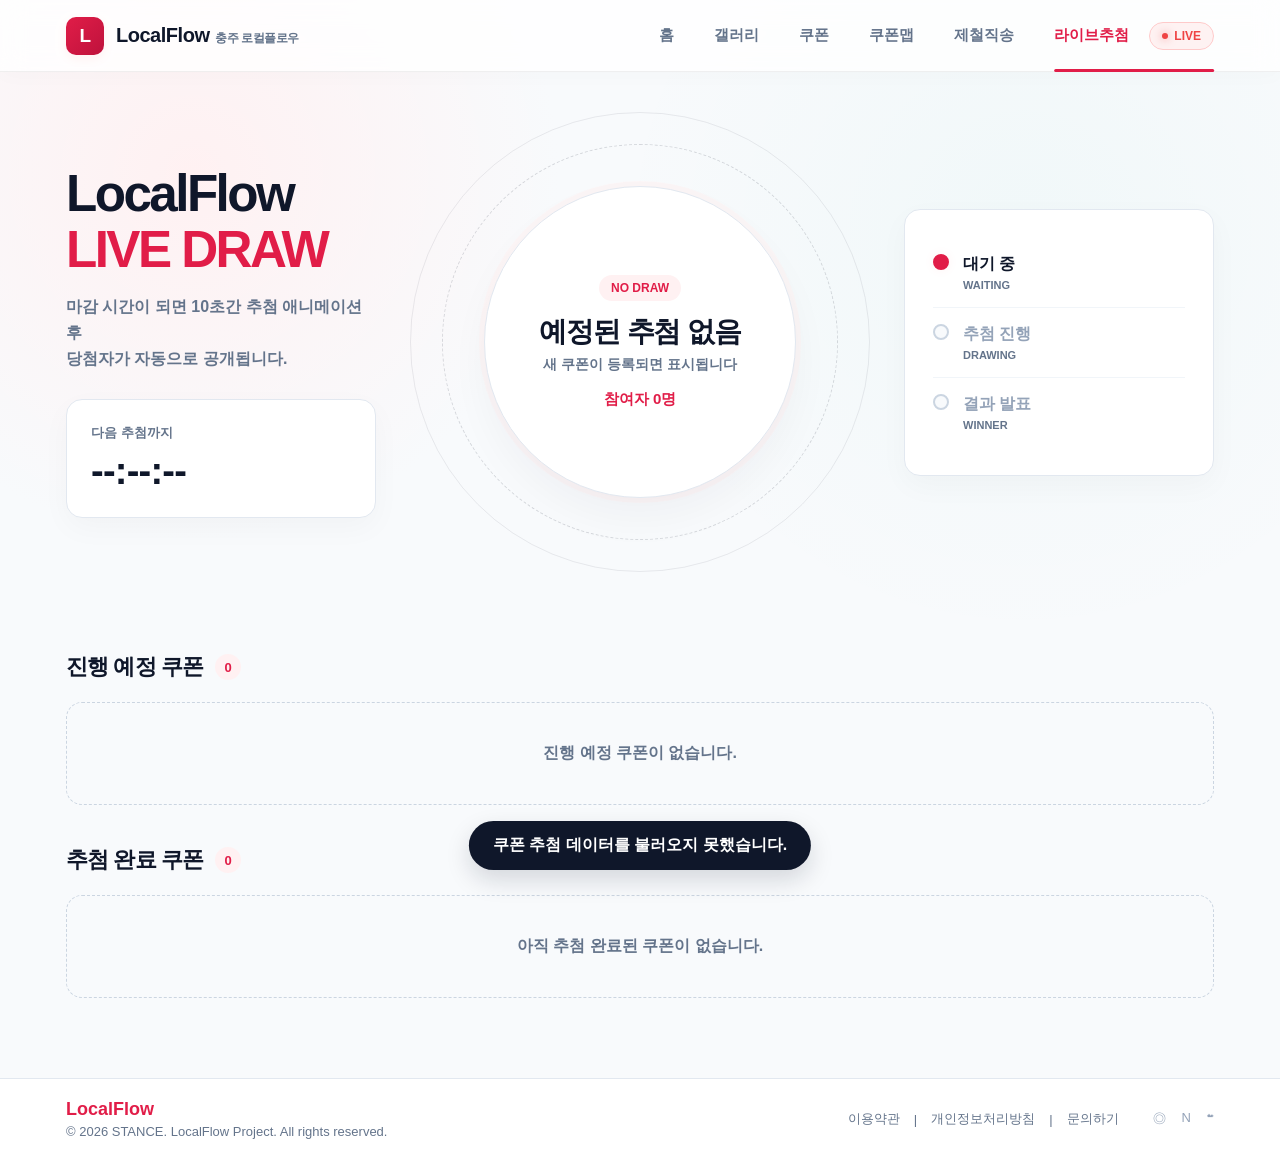
<file: draw.html>
<!doctype html>
<html lang="ko">
<head>
  <meta charset="UTF-8" />
  <meta name="viewport" content="width=device-width, initial-scale=1.0" />
  <title>LocalFlow | 라이브추첨</title>
  <meta name="description" content="LocalFlow는 충주 시민들의 선택과 참여로 지역의 흐름을 만들고 다시 지역으로 순환시키는 시민 참여형 로컬 플랫폼입니다. 오늘 사람들의 선택이 내일 충주의 흐름이 됩니다." />
  <meta name="keywords" content="로컬플로우, LocalFlow, 충주, 로컬플랫폼, 지역순환, 충주여행, 지역경제, 로컬커뮤니티" />
  <meta name="author" content="STANCE" />
  <meta property="og:type" content="website" />
  <meta property="og:title" content="LocalFlow | 충주의 흐름을 순환시키는 로컬 플랫폼" />
  <meta property="og:description" content="사람들의 선택은 흐름이 되고, 흐름은 다시 지역으로 돌아옵니다. 충주 시민들과 함께 만드는 로컬 순환 프로젝트 LocalFlow." />
  <meta property="og:image" content="https://localflow.info/oi.png" />
  <meta property="og:url" content="https://localflow.info/draw.html" />
  <link rel="icon" type="image/png" href="./assets/img/fav.png">

  <style>
    /* 기본 컬러스케임 (기존 로컬플로우 테마) */
    :root {
      --bg: #ffffff;
      --nav: #ffffff;
      --nav-text: #0f172a;
      --text: #0f172a;
      --muted: #64748b;
      --line: #e2e8f0;
      --card: #ffffff;
      --shadow: 0 20px 40px rgba(15, 23, 42, 0.04);
      --soft-shadow: 0 10px 30px rgba(15, 23, 42, 0.03);
      --radius: 16px;

      /* 기본값: 월요일 블루 (JS에서 변경됨) */
      --primary: #2563eb;
      --primary-light: #eff6ff;
      --primary-dark: #1d4ed8;
      --danger: #ef4444;
      --danger-light: #fef2f2;
    }

    * { box-sizing: border-box; }
    html { scroll-behavior: smooth; }

    body {
      margin: 0;
      min-height: 100vh;
      color: var(--text);
      font-family: Pretendard, -apple-system, BlinkMacSystemFont, "Segoe UI", "Noto Sans KR", sans-serif;
      background:
        radial-gradient(circle at 15% 15%, var(--primary-light), transparent 25%),
        radial-gradient(circle at 80% 20%, rgba(13, 184, 157, 0.03), transparent 30%),
        #f8fafc;
      transition: background 0.5s ease;
    }

    a { color: inherit; text-decoration: none; }
    button, input { font: inherit; }
    button { cursor: pointer; }

    /* 상단 네비게이션 */
    .topbar {
      height: 72px;
      background: rgba(255, 255, 255, 0.8);
      backdrop-filter: blur(12px);
      -webkit-backdrop-filter: blur(12px);
      color: var(--nav-text);
      border-bottom: 1px solid rgba(0, 0, 0, 0.06);
      box-shadow: 0 4px 20px rgba(0, 0, 0, 0.02);
      position: sticky; top: 0; z-index: 20;
    }

    .nav-inner { width: min(1148px, calc(100% - 48px)); height: 100%; margin: 0 auto; display: flex; align-items: center; justify-content: space-between; }
    .brand { display: flex; align-items: center; gap: 12px; font-weight: 800; letter-spacing: -0.03em; }
    
    .brand-icon {
        width: 38px; height: 38px; border-radius: 10px; display: grid; place-items: center; color: #fff; font-weight: 900; font-size: 19px;
        background: linear-gradient(135deg, var(--primary) 0%, var(--primary-dark) 100%);
        box-shadow: 0 4px 12px var(--primary-light); transition: background 0.5s ease;
    }
    .brand-name { font-size: 20px; line-height: 1; }
    .brand-sub { margin-left: 2px; color: var(--muted); font-size: 12px; font-weight: 600; }
    
    .nav { display: flex; align-items: center; gap: 40px; font-size: 15px; font-weight: 700; }
    .nav a { height: 72px; display: flex; align-items: center; color: var(--muted); position: relative; transition: color 0.2s; }
    .nav a:hover { color: var(--primary); }
    .nav a.active { color: var(--primary); font-weight: 800; }
    .nav a.active::after { content: ""; position: absolute; left: 50%; bottom: 0; width: 100%; height: 3px; border-radius: 99px; transform: translateX(-50%); background: var(--primary); }

    .live-pill {
      display: inline-flex;
      align-items: center;
      gap: 6px;
      padding: 6px 12px;
      border: 1px solid #fecaca;
      border-radius: 999px;
      background: var(--danger-light);
      color: var(--danger);
      font-size: 12px;
      font-weight: 800;
      margin-left: 20px;
    }

    .live-dot {
      width: 6px;
      height: 6px;
      border-radius: 50%;
      background: var(--danger);
      box-shadow: 0 0 8px rgba(239, 68, 68, 0.6);
      animation: livePulse 1.4s infinite;
    }

    @keyframes livePulse {
      0% { box-shadow: 0 0 0 0 rgba(239, 68, 68, 0.4); }
      80% { box-shadow: 0 0 0 6px rgba(239, 68, 68, 0); }
      100% { box-shadow: 0 0 0 0 rgba(239, 68, 68, 0); }
    }

    .page { width: min(1148px, calc(100% - 48px)); margin: 0 auto; padding-bottom: 80px; }
    
    /* 라이브 드로우 전용 스타일 (라이트 테마화) */
    .hero {
      display: grid;
      grid-template-columns: 1fr minmax(340px, 460px) 1fr;
      gap: 34px;
      align-items: center;
      min-height: 520px;
      padding: 40px 0;
    }

    .hero-copy h1 {
      margin: 0;
      font-size: clamp(38px, 4vw, 56px);
      line-height: 1.1;
      font-weight: 900;
      letter-spacing: -0.05em;
    }

    .hero-copy h1 span {
      display: block;
      color: var(--primary);
      transition: color 0.5s ease;
    }

    .hero-copy p {
      margin: 16px 0 0;
      color: var(--muted);
      line-height: 1.6;
      font-weight: 600;
      font-size: 16px;
    }

    .countdown-box {
      margin-top: 28px;
      width: min(100%, 320px);
      padding: 24px;
      border: 1px solid var(--line);
      border-radius: var(--radius);
      background: var(--card);
      box-shadow: var(--soft-shadow);
    }

    .box-label {
      color: var(--muted);
      font-size: 13px;
      font-weight: 800;
      margin-bottom: 8px;
    }

    .main-count {
      font-size: 38px;
      font-weight: 900;
      color: var(--text);
      letter-spacing: -0.02em;
    }

    .system {
      position: relative;
      aspect-ratio: 1;
      display: grid;
      place-items: center;
    }

    .ring {
      position: absolute;
      border-radius: 50%;
      border: 1px solid rgba(15, 23, 42, 0.08);
    }

    .ring-1 { width: 100%; height: 100%; animation: spin 22s linear infinite; }
    .ring-2 { width: 86%; height: 86%; border-style: dashed; animation: spinReverse 16s linear infinite; border-color: rgba(15, 23, 42, 0.15); }
    .ring-3 { width: 70%; height: 70%; opacity: 0.5; animation: breathe 4s ease-in-out infinite; background: var(--primary-light); border: none; }
    .ring-4 { width: 56%; height: 56%; opacity: 0.2; background: var(--primary); border: none; }

    .system.drawing .ring-1 { animation-duration: 4s; border-color: var(--primary); }
    .system.drawing .ring-2 { animation-duration: 3s; border-color: var(--primary); }
    .system.drawing .ring-3 { opacity: 0.8; }

    @keyframes spin { from { transform: rotate(0); } to { transform: rotate(360deg); } }
    @keyframes spinReverse { from { transform: rotate(360deg); } to { transform: rotate(0); } }
    @keyframes breathe {
      0%,100% { transform: scale(1); opacity: 0.2; }
      50% { transform: scale(1.05); opacity: 0.5; }
    }

    .core {
      width: min(68%, 320px);
      aspect-ratio: 1;
      border-radius: 50%;
      display: flex;
      align-items: center;
      justify-content: center;
      text-align: center;
      padding: 30px;
      background: #ffffff;
      border: 1px solid var(--line);
      box-shadow: var(--shadow);
      position: relative;
      overflow: hidden;
      z-index: 2;
    }

    .core::after {
      content: "";
      position: absolute;
      left: -30%;
      top: 48%;
      width: 160%;
      height: 3px;
      background: linear-gradient(90deg, transparent, var(--primary), transparent);
      opacity: 0;
      transform: rotate(-14deg);
    }

    .system.drawing .core::after {
      animation: scanBeam 1.2s linear infinite;
    }

    @keyframes scanBeam {
      0% { opacity: 0; transform: translateY(-80px) rotate(-14deg); }
      20% { opacity: 1; }
      100% { opacity: 0; transform: translateY(90px) rotate(-14deg); }
    }

    .core-inner { position: relative; z-index: 2; width: 100%; }

    .core-kicker {
      display: inline-flex;
      padding: 6px 12px;
      border-radius: 999px;
      background: var(--primary-light);
      color: var(--primary);
      font-size: 12px;
      font-weight: 900;
      margin-bottom: 14px;
      transition: all 0.5s ease;
    }

    .core-title {
      margin: 0;
      font-size: clamp(20px, 2.4vw, 28px);
      font-weight: 900;
      letter-spacing: -0.04em;
      line-height: 1.2;
      color: var(--text);
    }

    .core-store {
      margin-top: 8px;
      color: var(--muted);
      font-weight: 700;
      font-size: 14px;
    }

    .core-meta {
      margin-top: 16px;
      color: var(--primary);
      font-weight: 800;
      font-size: 15px;
      transition: color 0.5s ease;
    }

    .status-panel {
      border: 1px solid var(--line);
      background: var(--card);
      border-radius: var(--radius);
      padding: 28px;
      box-shadow: var(--soft-shadow);
    }

    .status-step {
      display: grid;
      grid-template-columns: 16px 1fr;
      gap: 14px;
      padding: 16px 0;
      color: #94a3b8;
      font-weight: 800;
      transition: all 0.3s;
    }

    .status-step:not(:last-child) { border-bottom: 1px solid #f1f5f9; }

    .step-dot {
      width: 16px;
      height: 16px;
      border-radius: 50%;
      border: 2px solid #cbd5e1;
      background: #f8fafc;
      transition: all 0.3s;
    }

    .status-step.active { color: var(--text); }

    .status-step.active .step-dot {
      border-color: var(--primary);
      background: var(--primary);
      box-shadow: 0 0 12px var(--primary-light);
    }

    .status-step small {
      display: block;
      margin-top: 4px;
      color: var(--muted);
      font-size: 11px;
      font-weight: 700;
    }

    .section-head {
      margin: 40px 0 20px;
      display: flex;
      align-items: center;
      gap: 12px;
    }

    .section-title {
      margin: 0;
      font-size: 22px;
      font-weight: 900;
      letter-spacing: -0.04em;
    }

    .section-count {
      min-width: 26px;
      height: 26px;
      padding: 0 8px;
      border-radius: 999px;
      background: var(--primary-light);
      color: var(--primary);
      font-size: 13px;
      font-weight: 900;
      display: inline-flex;
      align-items: center;
      justify-content: center;
      transition: all 0.5s ease;
    }

    .coupon-row {
      display: grid;
      grid-template-columns: repeat(auto-fill, minmax(260px, 1fr));
      gap: 20px;
    }

    .coupon-card {
      min-height: 220px;
      border: 1px solid var(--line);
      border-radius: var(--radius);
      background: var(--card);
      box-shadow: var(--soft-shadow);
      padding: 24px;
      display: flex;
      flex-direction: column;
      transition: transform 0.2s ease, box-shadow 0.2s ease;
    }
    
    .coupon-card:hover { transform: translateY(-4px); box-shadow: var(--shadow); }

    .coupon-card.next {
      border-color: var(--primary);
      box-shadow: 0 0 0 2px var(--primary-light), var(--soft-shadow);
    }

    .coupon-card.done {
      filter: grayscale(0.85);
      opacity: 0.75;
      background: #f8fafc;
    }

    .coupon-badge {
      align-self: flex-start;
      padding: 6px 12px;
      border-radius: 999px;
      background: #f1f5f9;
      color: var(--muted);
      font-size: 12px;
      font-weight: 800;
      margin-bottom: 16px;
    }

    .coupon-card.next .coupon-badge {
      background: var(--primary);
      color: #ffffff;
    }

    .coupon-title {
      margin: 0;
      font-size: 20px;
      font-weight: 900;
      line-height: 1.3;
      letter-spacing: -0.03em;
    }

    .coupon-store {
      margin: 6px 0 0;
      color: var(--muted);
      font-weight: 700;
      font-size: 14px;
    }

    .coupon-meta {
      margin-top: 14px;
      color: var(--primary);
      font-size: 13px;
      font-weight: 800;
      transition: color 0.5s ease;
    }

    .card-bottom {
      margin-top: auto;
      padding-top: 18px;
      border-top: 1px dashed var(--line);
    }

    .remain-label {
      color: var(--muted);
      font-size: 12px;
      font-weight: 800;
      margin-bottom: 4px;
    }

    .remain-time {
      font-size: 24px;
      font-weight: 900;
      color: var(--text);
    }

    .winner-box {
      margin-top: 8px;
      padding: 12px 14px;
      border-radius: 10px;
      background: var(--primary-light);
      border: 1px solid transparent;
      transition: background 0.5s ease;
    }

    .winner-label {
      color: var(--primary);
      font-size: 12px;
      font-weight: 900;
      margin-bottom: 4px;
    }

    .winner-email {
      color: var(--text);
      font-size: 15px;
      font-weight: 900;
      word-break: break-all;
    }

    .empty {
      grid-column: 1 / -1;
      padding: 40px;
      border: 1px dashed #cbd5e1;
      border-radius: var(--radius);
      color: var(--muted);
      text-align: center;
      font-weight: 700;
      background: #f8fafc;
    }

    /* 푸터 및 토스트 */
    .footer { border-top: 1px solid #e2e8f0; background: #ffffff; margin-top: auto; }
    .footer-inner { width: min(1148px, calc(100% - 48px)); margin: 0 auto; min-height: 80px; display: flex; align-items: center; justify-content: space-between; gap: 24px; }
    .footer-brand { color: var(--primary); font-size: 18px; font-weight: 800; margin-bottom: 4px; transition: color 0.5s ease; }
    .copyright { color: var(--muted); font-size: 13px; font-weight: 500; }
    .footer-links { display: flex; align-items: center; gap: 14px; color: var(--muted); font-size: 13px; font-weight: 500; }
    .footer-icons { display: flex; gap: 16px; margin-left: 20px; color: #94a3b8; }

    .toast { position: fixed; left: 50%; bottom: 30px; z-index: 120; transform: translateX(-50%) translateY(30px); opacity: 0; pointer-events: none; padding: 14px 24px; border-radius: 999px; color: #fff; background: #0f172a; box-shadow: 0 10px 25px rgba(15, 23, 42, 0.15); font-weight: 700; transition: 0.25s ease; text-align: center; }
    .toast.show { opacity: 1; transform: translateX(-50%) translateY(0); }

    /* 모달 공통 (푸터 약관 등) */
    .modal-overlay { position: fixed; top: 0; left: 0; width: 100%; height: 100%; background: rgba(15, 23, 42, 0.6); backdrop-filter: blur(6px); -webkit-backdrop-filter: blur(6px); z-index: 100; display: flex; align-items: center; justify-content: center; opacity: 0; pointer-events: none; transition: opacity 0.25s ease; }
    .modal-overlay.show { opacity: 1; pointer-events: all; }
    .privacy-modal { width: min(500px, calc(100% - 32px)); max-height: 85vh; background: #ffffff; border-radius: 20px; box-shadow: 0 25px 60px rgba(15, 23, 42, 0.15); padding: 32px 24px; transform: translateY(20px); transition: transform 0.25s ease; position: relative; border: 1px solid #e2e8f0; display: flex; flex-direction: column; }
    .modal-overlay.show .privacy-modal { transform: translateY(0); }
    .modal-close-btn { position: absolute; top: 20px; right: 20px; background: transparent; border: 0; font-size: 24px; color: var(--muted); font-weight: 300; transition: color 0.2s; }
    .modal-close-btn:hover { color: var(--text); }
    .modal-head-title { text-align: center; margin-bottom: 20px; flex-shrink: 0; }
    .modal-head-title h3 { margin: 0 0 6px; font-size: 20px; font-weight: 800; color: var(--text); }
    .modal-head-title p { margin: 0; font-size: 14px; font-weight: 500; color: var(--muted); }
    .modal-scroll-body { overflow-y: auto; padding-right: 6px; margin-bottom: 24px; font-size: 14px; line-height: 1.6; color: #334155; text-align: left; }
    .modal-scroll-body::-webkit-scrollbar { width: 4px; }
    .modal-scroll-body::-webkit-scrollbar-thumb { background: #cbd5e1; border-radius: 99px; }
    .modal-scroll-body h4 { font-size: 15px; font-weight: 700; color: var(--text); margin: 18px 0 6px; }
    .modal-scroll-body h4:first-child { margin-top: 0; }
    .modal-scroll-body p { margin: 0 0 10px; font-weight: 500; color: #475569; }
    .modal-scroll-body code { background: var(--primary-light); color: var(--primary); padding: 2px 6px; border-radius: 4px; font-family: inherit; font-weight: 600; }
    .modal-scroll-body .theme-text { color: var(--primary); font-weight: 600; }
    .privacy-date { font-size: 12px; color: var(--muted); margin-top: 20px; text-align: right; font-weight: 500; }
    .modal-confirm-btn { height: 50px; width: 100%; border: 0; border-radius: 10px; color: #fff; font-size: 15px; font-weight: 700; background: linear-gradient(135deg, var(--primary) 0%, var(--primary-dark) 100%); box-shadow: 0 4px 14px var(--primary-light); transition: all 0.15s ease; flex-shrink: 0; cursor: pointer; }
    .modal-confirm-btn:hover { filter: brightness(1.04); }

    /* 모바일 최적화 */
    @media (max-width: 900px) {
      .hero { grid-template-columns: 1fr; min-height: auto; gap: 40px; padding: 20px 0 40px; }
      .hero-copy { text-align: center; }
      .countdown-box { margin-left: auto; margin-right: auto; }
      .system { width: min(420px, 100%); margin: 0 auto; }
    }

    @media (max-width: 680px) {
      .topbar { height: auto; }
      .nav-inner { width: min(100% - 28px, 1148px); min-height: 72px; flex-direction: column; align-items: flex-start; justify-content: center; gap: 16px; padding: 16px 0; }
      .nav { width: 100%; overflow-x: auto; gap: 24px; padding-bottom: 4px; }
      .nav a { height: 34px; flex: 0 0 auto; }
      .nav a.active::after { bottom: -4px; }
      .live-pill { margin-left: 0; }
      
      .page, .footer-inner { width: min(100% - 28px, 1148px); }
      .hero-copy h1 { font-size: 32px; }
      
      .coupon-row { grid-template-columns: 1fr; }
      .footer-inner { flex-direction: column; align-items: flex-start; padding: 20px 0; }
      .footer-links { flex-wrap: wrap; }
    }
  </style>
</head>
<body>
  <header class="topbar">
    <div class="nav-inner">
      <a href="./index.html" class="brand" aria-label="LocalFlow 홈">
        <span class="brand-icon">L</span>
        <span>
          <span class="brand-name">LocalFlow</span>
          <span class="brand-sub">충주 로컬플로우</span>
        </span>
      </a>

      <nav class="nav" aria-label="주요 메뉴">
        <a href="./index.html">홈</a>
        <a href="./gallery.html">갤러리</a>
        <a href="./coupon.html">쿠폰</a>
        <a href="./map.html">쿠폰맵</a>
        <a href="./season.html">제철직송</a>
        <a class="active" href="./draw.html">
          라이브추첨
          <div class="live-pill">
            <span class="live-dot"></span>LIVE
          </div>
        </a>
      </nav>
    </div>
  </header>

  <main class="page">
    <section class="hero">
      <div class="hero-copy">
        <h1>
          LocalFlow
          <span>LIVE DRAW</span>
        </h1>
        <p>
          마감 시간이 되면 10초간 추첨 애니메이션 후<br />
          당첨자가 자동으로 공개됩니다.
        </p>

        <div class="countdown-box">
          <div class="box-label">다음 추첨까지</div>
          <div class="main-count" id="mainCountdown">--:--:--</div>
        </div>
      </div>

      <div class="system" id="system">
        <div class="ring ring-1"></div>
        <div class="ring ring-2"></div>
        <div class="ring ring-3"></div>
        <div class="ring ring-4"></div>

        <div class="core">
          <div class="core-inner">
            <div class="core-kicker" id="coreStatus">NEXT DRAW</div>
            <h2 class="core-title" id="coreTitle">추첨 대기중</h2>
            <div class="core-store" id="coreStore">쿠폰 데이터를 불러오는 중입니다</div>
            <div class="core-meta" id="coreMeta">참여자 0명</div>
          </div>
        </div>
      </div>

      <aside class="status-panel">
        <div class="status-step active" id="stepWaiting">
          <span class="step-dot"></span>
          <div>대기 중 <small>WAITING</small></div>
        </div>
        <div class="status-step" id="stepDrawing">
          <span class="step-dot"></span>
          <div>추첨 진행 <small>DRAWING</small></div>
        </div>
        <div class="status-step" id="stepWinner">
          <span class="step-dot"></span>
          <div>결과 발표 <small>WINNER</small></div>
        </div>
      </aside>
    </section>

    <section>
      <div class="section-head">
        <h2 class="section-title">진행 예정 쿠폰</h2>
        <span class="section-count" id="waitingCount">0</span>
      </div>
      <div class="coupon-row" id="waitingList"></div>
    </section>

    <section>
      <div class="section-head">
        <h2 class="section-title">추첨 완료 쿠폰</h2>
        <span class="section-count" id="doneCount">0</span>
      </div>
      <div class="coupon-row" id="doneList"></div>
    </section>
  </main>

  <div class="modal-overlay" id="termsModalOverlay" onclick="closeTermsModal()">
    <div class="privacy-modal" onclick="event.stopPropagation()">
      <button class="modal-close-btn" onclick="closeTermsModal()">×</button>
      <div class="modal-head-title">
        <h3>이용약관</h3>
        <p>LocalFlow 서비스 이용 안내</p>
      </div>
      <div class="modal-scroll-body">
        <h4>1. 서비스 소개</h4>
        <p>LocalFlow는 충주 시민들의 참여를 기반으로 운영되는 로컬 정보 및 이벤트 플랫폼입니다. 사용자는 맛집 추천, 투표, 쿠폰 이벤트 참여 등 다양한 기능을 자유롭게 이용할 수 있습니다.</p>
        
        <h4>2. 서비스 이용 목적</h4>
        <p>본 서비스는 지역 상권 활성화와 시민 참여형 로컬 커뮤니티 형성을 목적으로 운영됩니다. 이용자는 건전한 방식으로 서비스를 이용해야 하며, 허위 정보 등록이나 서비스 운영을 방해하는 행위를 해서는 안 됩니다.</p>
        
        <h4>3. 이벤트 및 쿠폰 정책</h4>
        <p>쿠폰 및 이벤트는 운영 정책에 따라 사전 고지 없이 변경 또는 종료될 수 있습니다. 추첨 이벤트의 당첨 여부는 내부 기준에 따라 공정하게 선정되며, 동일 이용자의 중복 참여 또는 비정상적인 이용이 확인될 경우 응모가 제한될 수 있습니다.</p>
        
        <h4>4. 이용 제한</h4>
        <p>다음과 같은 행위가 확인될 경우 서비스 이용이 제한될 수 있습니다.</p>
        <p>• 타인의 개인정보 도용<br>• 비정상적인 반복 응모 및 자동화 이용<br>• 서비스 운영 방해 행위<br>• 법령 및 공공질서에 위반되는 행위</p>
        
        <h4>5. 책임의 제한</h4>
        <p>LocalFlow는 천재지변, 시스템 장애, 외부 서비스 문제 등 불가항력적인 사유로 발생한 서비스 중단에 대해 책임을 지지 않습니다.</p>
        
        <h4>6. 약관 변경</h4>
        <p>본 약관은 서비스 운영상 필요한 경우 변경될 수 있으며, 중요한 변경 사항은 서비스 내 공지사항 또는 모달을 통해 사전 안내됩니다.</p>
        
        <h4>7. 문의</h4>
        <p>서비스 관련 문의는 아래 이메일을 통해 접수하실 수 있습니다.<br>
        <strong>문의 이메일:</strong> <span class="theme-text">llsshh1431@naver.com</span></p>
        
        <div class="privacy-date">공고 및 시행일자: 2026년 5월 27일</div>
      </div>
      <button class="modal-confirm-btn" onclick="closeTermsModal()">확인했습니다</button>
    </div>
  </div>

  <div class="modal-overlay" id="privacyModalOverlay" onclick="closePrivacyModal()">
    <div class="privacy-modal" onclick="event.stopPropagation()">
      <button class="modal-close-btn" onclick="closePrivacyModal()">×</button>
      <div class="modal-head-title">
        <h3>개인정보 처리방침</h3>
        <p>LocalFlow 서비스 이용을 위한 안내</p>
      </div>
      <div class="privacy-body modal-scroll-body">
        <h4>1. 수집하는 개인정보 항목 및 방법</h4>
        <p><strong>수집 항목:</strong> 네이버 이메일 주소 (<code>@naver.com</code>)<br>
        <strong>수집 방법:</strong> 이벤트 응모 시 이용자의 직접 입력 및 제출</p>
        
        <h4>2. 개인정보의 수집 및 이용 목적</h4>
        <p><strong>이벤트 운영:</strong> LocalFlow 로컬 쿠폰 이벤트 추첨 진행 및 결과 안내 발송<br>
        <strong>리워드 제공:</strong> 당첨자에 한한 모바일 쿠폰 또는 혜택 발송</p>
        
        <h4>3. 개인정보의 보유 및 이용 기간</h4>
        <p>이용자의 개인정보는 원칙적으로 <strong>개인정보 수집 및 이용 목적이 달성되면 지체 없이 파기</strong>합니다.<br>
        <strong>보유 기간:</strong> 결과 발송 후 오발송 처리 및 민원 응대를 위해 최대 <strong>30일</strong>간 보관 후 영구 삭제합니다.</p>
        
        <h4>4. 제3자 제공 및 위탁</h4>
        <p>LocalFlow는 이용자의 사전 동의 없이는 원칙적으로 외부(제3자)에 개인정보를 제공하거나 처리를 위탁하지 않습니다.</p>
        
        <h4>5. 이용자의 권리 및 문의처</h4>
        <p>이용자는 언제든지 본인의 개인정보 처리에 대한 동의 철회 및 삭제를 요구할 수 있습니다. 관련 문의는 하단 이메일로 연락하시면 지체 없이 조치하겠습니다.<br>
        <strong>문의 이메일:</strong> <span class="theme-text">llsshh1431@naver.com</span></p>
        
        <div class="privacy-date">공고 및 시행일자: 2026년 5월 27일</div>
      </div>
      <button class="modal-confirm-btn" onclick="closePrivacyModal()">확인했습니다</button>
    </div>
  </div>

  <footer class="footer" id="footer">
    <div class="footer-inner">
      <div>
        <div class="footer-brand">LocalFlow</div>
        <div class="copyright">© 2026 STANCE. LocalFlow Project. All rights reserved.</div>
      </div>
      <div class="footer-links">
        <a href="javascript:void(0);" onclick="openTermsModal()">이용약관</a>
        <span>|</span>
        <a href="javascript:void(0);" onclick="openPrivacyModal()">개인정보처리방침</a>
        <span>|</span>
        <a href="https://llsshh.com/cs.html" target="_blank" rel="noopener noreferrer">문의하기</a>
        <span class="footer-icons"><span>◎</span><span>N</span><span>☁</span></span>
      </div>
    </div>
  </footer>

  <div class="toast" id="toast">메시지</div>

  <script>
    // [연동] 메인 및 갤러리와 연동되는 요일별 테마 데이터 세트
    const THEMES = [
      { primary: "#0d9488", primaryLight: "#f0fdfa", primaryDark: "#115e59" }, // 0: 일요일 (Teal)
      { primary: "#2563eb", primaryLight: "#eff6ff", primaryDark: "#1d4ed8" }, // 1: 월요일 (Blue)
      { primary: "#059669", primaryLight: "#ecfdf5", primaryDark: "#047857" }, // 2: 화요일 (Emerald)
      { primary: "#7c3aed", primaryLight: "#f5f3ff", primaryDark: "#6d28d9" }, // 3: 수요일 (Purple)
      { primary: "#ea580c", primaryLight: "#fff7ed", primaryDark: "#c2410c" }, // 4: 목요일 (Orange)
      { primary: "#e11d48", primaryLight: "#fff1f2", primaryDark: "#be123c" }, // 5: 금요일 (Rose)
      { primary: "#4f46e5", primaryLight: "#eef2ff", primaryDark: "#3730a3" }  // 6: 토요일 (Indigo)
    ];

    function applyDailyTheme() {
      const currentDay = new Date().getDay();
      const theme = THEMES[currentDay];
      const root = document.documentElement;
      root.style.setProperty('--primary', theme.primary);
      root.style.setProperty('--primary-light', theme.primaryLight);
      root.style.setProperty('--primary-dark', theme.primaryDark);
    }

    // 초기 테마 로드
    applyDailyTheme();

    // 모달 제어 로직
    window.openTermsModal = function() { document.getElementById("termsModalOverlay").classList.add("show"); document.body.style.overflow = "hidden"; };
    window.closeTermsModal = function() { document.getElementById("termsModalOverlay").classList.remove("show"); if (!document.getElementById("privacyModalOverlay").classList.contains("show")) document.body.style.overflow = "auto"; };
    window.openPrivacyModal = function() { document.getElementById("privacyModalOverlay").classList.add("show"); document.body.style.overflow = "hidden"; };
    window.closePrivacyModal = function() { document.getElementById("privacyModalOverlay").classList.remove("show"); if (!document.getElementById("termsModalOverlay").classList.contains("show")) document.body.style.overflow = "auto"; };

    document.addEventListener("keydown", (e) => {
      if (e.key === "Escape") {
        closePrivacyModal();
        closeTermsModal();
      }
    });

    // 라이브 드로우 로직
    const API_BASE = "https://localflow.ddns.net/lf";
    const DRAW_DELAY_MS = 10000;

    const systemEl = document.getElementById("system");
    const mainCountdownEl = document.getElementById("mainCountdown");
    const coreStatusEl = document.getElementById("coreStatus");
    const coreTitleEl = document.getElementById("coreTitle");
    const coreStoreEl = document.getElementById("coreStore");
    const coreMetaEl = document.getElementById("coreMeta");
    const waitingListEl = document.getElementById("waitingList");
    const doneListEl = document.getElementById("doneList");
    const waitingCountEl = document.getElementById("waitingCount");
    const doneCountEl = document.getElementById("doneCount");
    const toastEl = document.getElementById("toast");

    const stepWaiting = document.getElementById("stepWaiting");
    const stepDrawing = document.getElementById("stepDrawing");
    const stepWinner = document.getElementById("stepWinner");

    let coupons = [];
    let activeDrawingId = null;
    let drawingTimer = null;
    let drawRequestLock = false;

    function apiUrl(path) {
      if (/^https?:\/\//i.test(path)) return path;
      return `${API_BASE}${path.startsWith("/") ? path : "/" + path}`;
    }

    async function apiGet(path) {
      const res = await fetch(apiUrl(path), { cache: "no-store" });
      return await res.json();
    }

    async function apiPost(path, body) {
      const res = await fetch(apiUrl(path), {
        method: "POST",
        headers: { "Content-Type": "application/json" },
        body: JSON.stringify(body || {})
      });
      return await res.json();
    }

    function escapeHtml(value) {
      return String(value ?? "").replace(/[&<>"']/g, char => ({
        "&": "&amp;", "<": "&lt;", ">": "&gt;", '"': "&quot;", "'": "&#039;"
      }[char]));
    }

    function parseDrawDate(coupon) {
      const raw = coupon.drawAt || coupon.draw_at || coupon.drawDate || coupon.expire;
      if (!raw) return null;
      if (/^\d{4}-\d{2}-\d{2}$/.test(raw)) return new Date(`${raw}T21:00:00`);
      return new Date(String(raw).replace(" ", "T"));
    }

    function formatRemain(ms) {
      if (!Number.isFinite(ms)) return "--:--:--";
      const safe = Math.max(0, ms);
      const total = Math.floor(safe / 1000);
      const h = String(Math.floor(total / 3600)).padStart(2, "0");
      const m = String(Math.floor((total % 3600) / 60)).padStart(2, "0");
      const s = String(total % 60).padStart(2, "0");
      return `${h}:${m}:${s}`;
    }

    function normalizeCoupon(c) {
      const drawAt = parseDrawDate(c);
      const status = c.status || (c.winner_email_masked || c.winner ? "done" : "waiting");
      return {
        id: c.id,
        store: c.store || "LocalFlow",
        title: c.title || "쿠폰 이벤트",
        badge: c.badge || c.type || "쿠폰",
        active: c.active !== false || status === "done",
        drawAt,
        entryCount: Number(c.entry_count || 0),
        status,
        winnerEmailMasked: c.winner_email_masked || ""
      };
    }

    function getSortedCoupons() {
      return coupons
        .filter(c => c.active && c.drawAt instanceof Date && !Number.isNaN(c.drawAt.getTime()))
        .sort((a, b) => a.drawAt - b.drawAt);
    }

    function splitCoupons() {
      const sorted = getSortedCoupons();
      return {
        waiting: sorted.filter(c => c.status !== "done"),
        done: sorted.filter(c => c.status === "done").sort((a, b) => b.drawAt - a.drawAt)
      };
    }

    function getNextCoupon() {
      return splitCoupons().waiting[0] || null;
    }

    function setStatus(mode) {
      systemEl.classList.toggle("drawing", mode === "drawing");
      stepWaiting.classList.toggle("active", mode === "waiting");
      stepDrawing.classList.toggle("active", mode === "drawing");
      stepWinner.classList.toggle("active", mode === "winner");
    }

    function renderHero() {
      const next = getNextCoupon();

      if (!next) {
        mainCountdownEl.textContent = "--:--:--";
        coreStatusEl.textContent = "NO DRAW";
        coreTitleEl.textContent = "예정된 추첨 없음";
        coreStoreEl.textContent = "새 쿠폰이 등록되면 표시됩니다";
        coreMetaEl.textContent = "참여자 0명";
        setStatus("waiting");
        return;
      }

      const remain = next.drawAt.getTime() - Date.now();

      mainCountdownEl.textContent = formatRemain(remain);
      coreTitleEl.textContent = next.title;
      coreStoreEl.textContent = next.store;
      coreMetaEl.textContent = `참여자 ${next.entryCount.toLocaleString("ko-KR")}명`;

      if (next.status === "drawing" || activeDrawingId === next.id) {
        coreStatusEl.textContent = "DRAWING";
        mainCountdownEl.textContent = "00:00:00";
        setStatus("drawing");
        return;
      }

      if (remain <= 0) {
        startAutoDraw(next);
        return;
      }

      coreStatusEl.textContent = "NEXT DRAW";
      setStatus("waiting");
    }

    function couponCard(coupon, index, isDone) {
      const remain = coupon.drawAt.getTime() - Date.now();
      const isNext = !isDone && index === 0;

      return `
        <article class="coupon-card ${isNext ? "next" : ""} ${isDone ? "done" : ""}">
          <span class="coupon-badge">${isNext ? "NEXT" : escapeHtml(coupon.badge)}</span>
          <h3 class="coupon-title">${escapeHtml(coupon.title)}</h3>
          <p class="coupon-store">${escapeHtml(coupon.store)}</p>
          <div class="coupon-meta">참여자 ${coupon.entryCount.toLocaleString("ko-KR")}명</div>

          <div class="card-bottom">
            ${
              isDone
                ? `
                  <div class="remain-label">추첨 완료</div>
                  <div class="winner-box">
                    <div class="winner-label">당첨자</div>
                    <div class="winner-email">${escapeHtml(coupon.winnerEmailMasked || "-")}</div>
                  </div>
                `
                : `
                  <div class="remain-label">추첨까지</div>
                  <div class="remain-time">${formatRemain(remain)}</div>
                `
            }
          </div>
        </article>
      `;
    }

    function renderLists() {
      const { waiting, done } = splitCoupons();

      waitingCountEl.textContent = waiting.length;
      doneCountEl.textContent = done.length;

      waitingListEl.innerHTML = waiting.length
        ? waiting.map((c, i) => couponCard(c, i, false)).join("")
        : `<div class="empty">진행 예정 쿠폰이 없습니다.</div>`;

      doneListEl.innerHTML = done.length
        ? done.map((c, i) => couponCard(c, i, true)).join("")
        : `<div class="empty">아직 추첨 완료된 쿠폰이 없습니다.</div>`;
    }

    function renderAll() {
      renderHero();
      renderLists();
    }

    function startAutoDraw(coupon) {
      if (!coupon || activeDrawingId === coupon.id || drawRequestLock) return;

      activeDrawingId = coupon.id;
      coupon.status = "drawing";

      coreStatusEl.textContent = "DRAWING";
      setStatus("drawing");
      renderLists();

      clearTimeout(drawingTimer);

      drawingTimer = setTimeout(() => {
        runServerDraw(coupon.id);
      }, DRAW_DELAY_MS);
    }

    async function runServerDraw(couponId) {
      if (drawRequestLock) return;
      drawRequestLock = true;

      try {
        const data = await apiPost("/api/live_draw/run", {
          coupon_id: couponId
        });

        if (!data.ok) {
          showToast(data.error || "추첨 처리에 실패했습니다.");
          activeDrawingId = null;
          drawRequestLock = false;
          await loadLiveDraw();
          return;
        }

        const target = coupons.find(c => String(c.id) === String(couponId));

        if (target) {
          target.status = "done";
          target.winnerEmailMasked = data.winner_email_masked || "-";
        }

        activeDrawingId = null;
        setStatus("winner");
        showToast("🎉 추첨이 완료되었습니다.");
        renderAll();

        setTimeout(() => {
          setStatus("waiting");
          loadLiveDraw();
        }, 3000);

      } catch (err) {
        showToast("서버 통신 오류로 추첨을 완료하지 못했습니다.");
        activeDrawingId = null;
      } finally {
        drawRequestLock = false;
      }
    }

    async function loadLiveDraw() {
      try {
        const data = await apiGet("/api/live_draw/coupons");

        coupons = (data.items || [])
          .map(normalizeCoupon)
          .filter(c => c.active);

        renderAll();
      } catch (err) {
        showToast("쿠폰 추첨 데이터를 불러오지 못했습니다.");
        coupons = [];
        renderAll();
      }
    }

    function showToast(message) {
      toastEl.textContent = message;
      toastEl.classList.add("show");

      clearTimeout(showToast.timer);
      showToast.timer = setTimeout(() => {
        toastEl.classList.remove("show");
      }, 2600);
    }

    loadLiveDraw();

    setInterval(renderAll, 1000);
    setInterval(loadLiveDraw, 3000);
  </script>
</body>
</html>
</file>
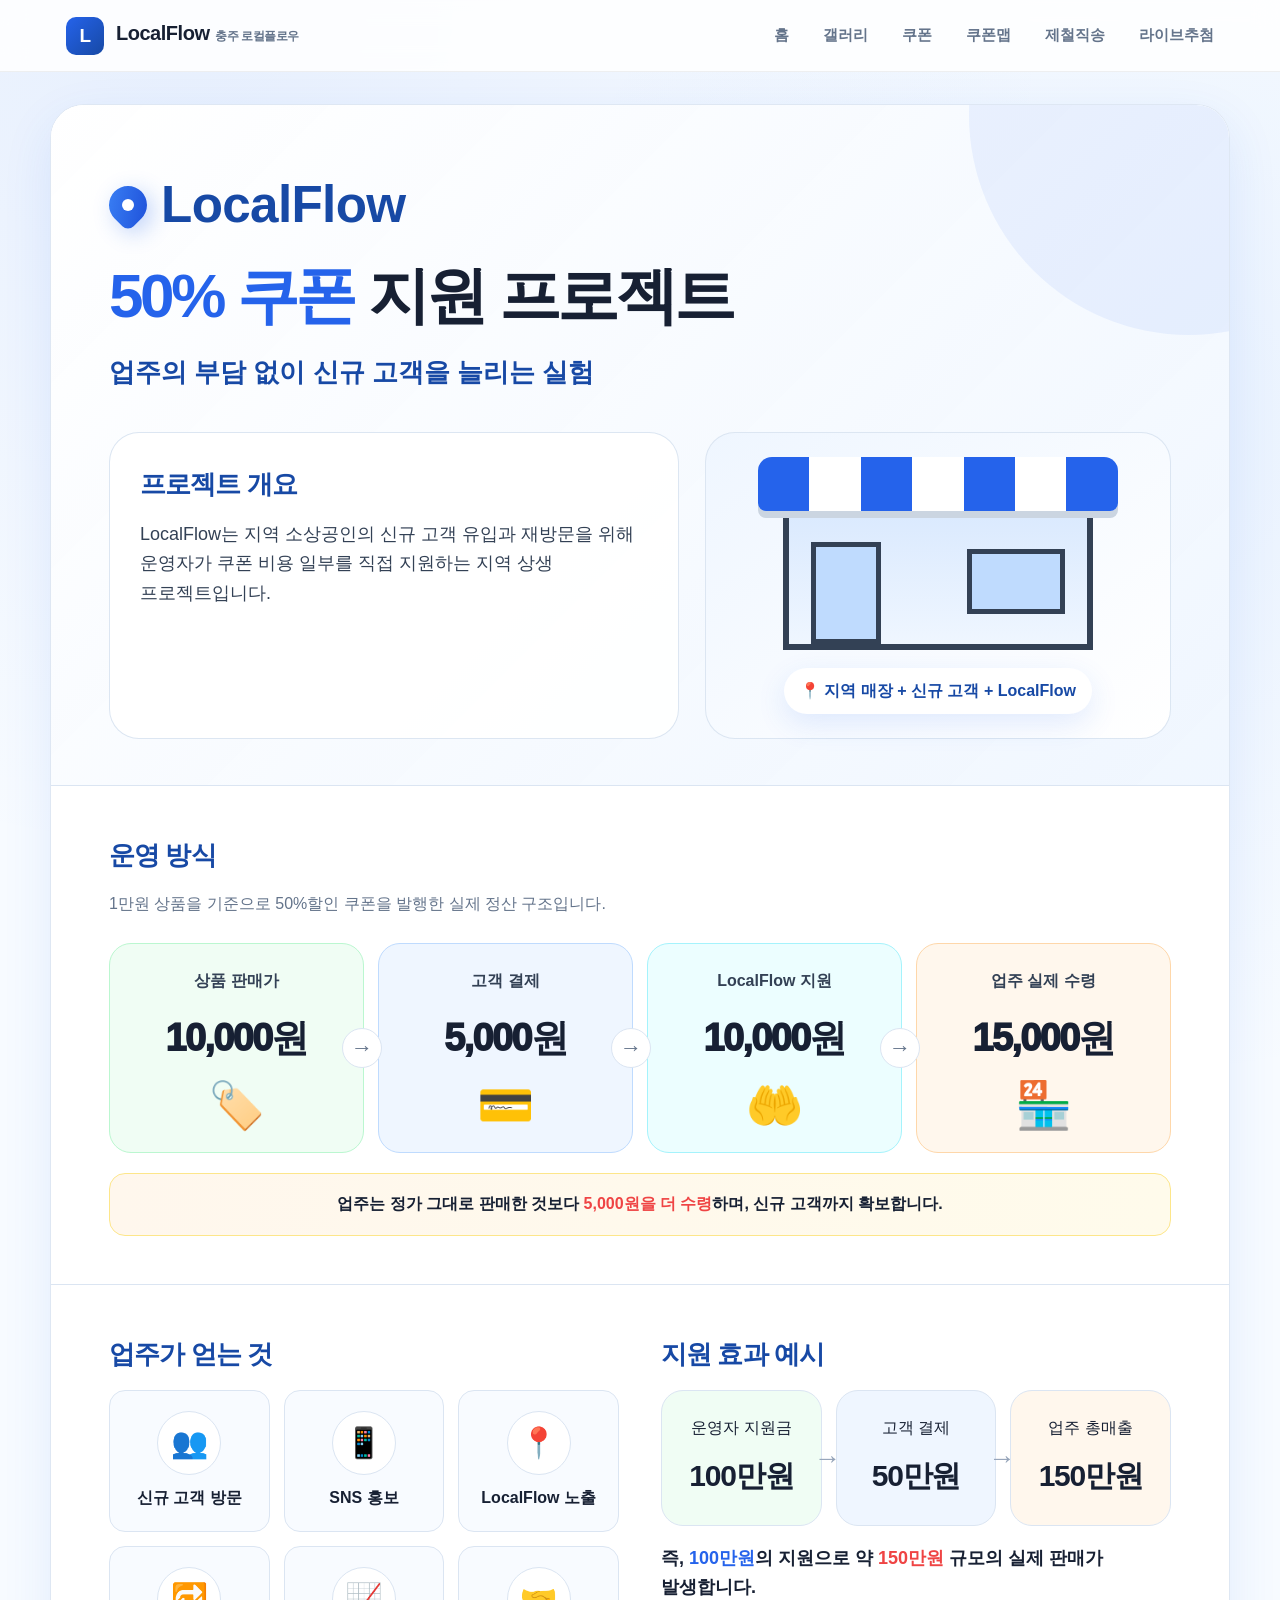
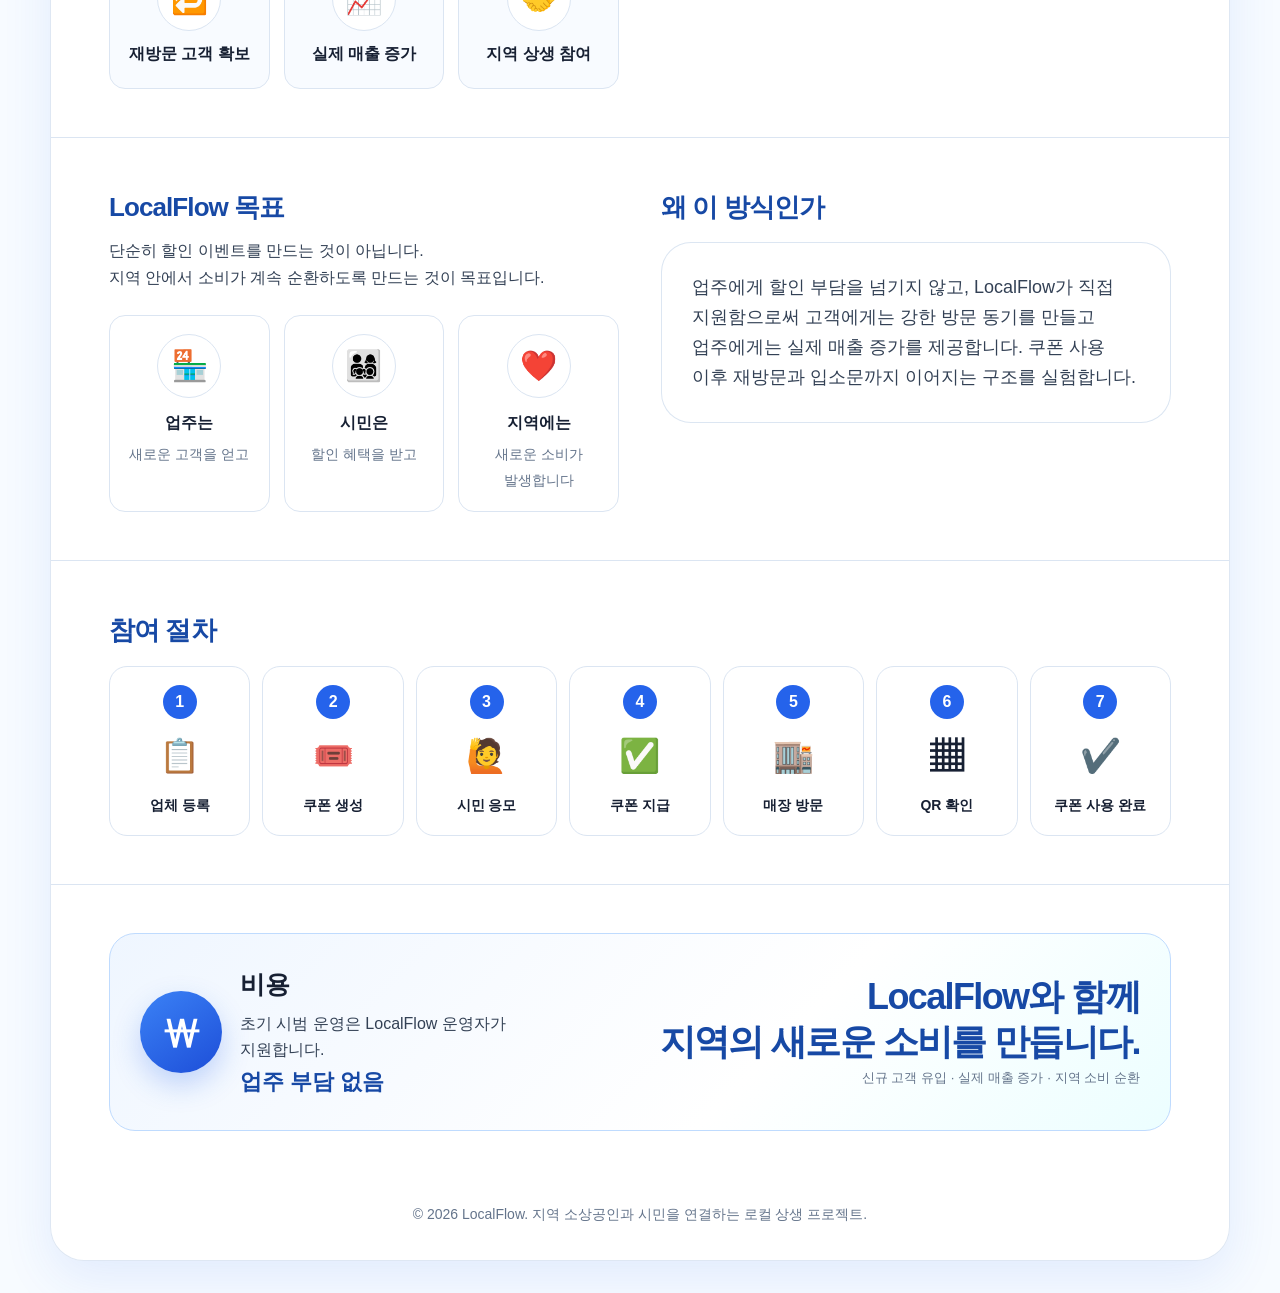
<file: info.html>
<!doctype html>
<html lang="ko">
<head>
  <meta charset="utf-8" />
  <meta name="viewport" content="width=device-width, initial-scale=1" />
  <meta name="theme-color" content="#2563eb" />
  <meta name="description" content="LocalFlow 50% 쿠폰 지원 프로젝트 - 업주의 부담 없이 신규 고객을 늘리는 지역 상생 실험" />
  <title>LocalFlow 50% 쿠폰 지원 프로젝트</title>
  <style>
    :root {
      --blue: #2563eb;
      --blue-dark: #1749a5;
      --blue-soft: #eff6ff;
      --cyan-soft: #ecfeff;
      --green: #16a34a;
      --green-soft: #f0fdf4;
      --orange: #f59e0b;
      --orange-soft: #fff7ed;
      --red: #ef4444;
      --red-soft: #fff1f2;
      --ink: #172033;
      --muted: #64748b;
      --line: #dbe5f2;
      --card: #ffffff;
      --shadow: 0 18px 50px rgba(37, 99, 235, .10);
      --radius-xl: 30px;
      --radius-lg: 22px;
      --radius-md: 16px;
    }

    * { box-sizing: border-box; }

    html { scroll-behavior: smooth; }

    body {
      margin: 0;
      color: var(--ink);
      background:
        radial-gradient(circle at 15% 0%, rgba(37, 99, 235, .08), transparent 28%),
        radial-gradient(circle at 90% 15%, rgba(59, 130, 246, .08), transparent 24%),
        #f7fbff;
      font-family: Pretendard, "Noto Sans KR", "Apple SD Gothic Neo", Arial, sans-serif;
      line-height: 1.65;
      word-break: keep-all;
    }

    a { color: inherit; }


    .topbar {
      height: 72px;
      background: rgba(255,255,255,.86);
      backdrop-filter: blur(12px);
      -webkit-backdrop-filter: blur(12px);
      border-bottom: 1px solid rgba(0,0,0,.06);
      position: sticky;
      top: 0;
      z-index: 30;
    }

    .nav-inner {
      width: min(1148px, calc(100% - 48px));
      height: 100%;
      margin: 0 auto;
      display: flex;
      align-items: center;
      justify-content: space-between;
    }

    .top-brand {
      display: flex;
      align-items: center;
      gap: 12px;
      text-decoration: none;
      font-weight: 800;
      letter-spacing: -.03em;
    }

    .top-brand-icon {
      width: 38px;
      height: 38px;
      display: grid;
      place-items: center;
      border-radius: 10px;
      color: white;
      background: linear-gradient(135deg, var(--blue), var(--blue-dark));
      font-weight: 900;
      font-size: 19px;
    }

    .top-brand-name { font-size: 20px; line-height: 1; }
    .top-brand-sub { margin-left: 2px; color: var(--muted); font-size: 12px; font-weight: 600; }

    .top-nav {
      display: flex;
      align-items: center;
      gap: 34px;
      font-size: 15px;
      font-weight: 700;
    }

    .top-nav a {
      height: 72px;
      display: flex;
      align-items: center;
      color: var(--muted);
      text-decoration: none;
      white-space: nowrap;
    }

    .top-nav a:hover { color: var(--blue); }

    .page {
      width: min(1180px, calc(100% - 32px));
      margin: 32px auto;
      background: rgba(255, 255, 255, .96);
      border: 1px solid rgba(219, 229, 242, .9);
      border-radius: 34px;
      overflow: hidden;
      box-shadow: var(--shadow);
    }

    .hero {
      position: relative;
      padding: 58px 58px 46px;
      overflow: hidden;
      background:
        linear-gradient(135deg, rgba(255,255,255,.98), rgba(239,246,255,.94)),
        #fff;
    }

    .hero::after {
      content: "";
      position: absolute;
      width: 440px;
      height: 440px;
      right: -180px;
      top: -210px;
      border-radius: 50%;
      background: rgba(37, 99, 235, .07);
    }

    .brand {
      display: flex;
      align-items: center;
      gap: 14px;
      margin-bottom: 14px;
      font-weight: 900;
      color: var(--blue-dark);
      letter-spacing: -.04em;
    }

    .pin {
      width: 38px;
      height: 38px;
      display: grid;
      place-items: center;
      border-radius: 50% 50% 50% 8px;
      transform: rotate(-45deg);
      background: linear-gradient(145deg, #3b82f6, #1d4ed8);
      box-shadow: 0 8px 22px rgba(37, 99, 235, .28);
      flex: 0 0 auto;
    }

    .pin::after {
      content: "";
      width: 12px;
      height: 12px;
      border-radius: 50%;
      background: white;
      transform: rotate(45deg);
    }

    .brand-name { font-size: clamp(30px, 4vw, 52px); }

    h1 {
      margin: 0;
      max-width: 840px;
      font-size: clamp(34px, 5vw, 62px);
      line-height: 1.12;
      letter-spacing: -.055em;
    }

    h1 strong { color: var(--blue); }

    .subtitle {
      margin: 20px 0 0;
      font-size: clamp(18px, 2.2vw, 26px);
      color: var(--blue-dark);
      font-weight: 800;
    }

    .hero-grid {
      display: grid;
      grid-template-columns: 1.1fr .9fr;
      gap: 26px;
      align-items: stretch;
      margin-top: 38px;
    }

    .intro-card,
    .visual-card {
      position: relative;
      z-index: 1;
      border: 1px solid rgba(219,229,242,.95);
      border-radius: var(--radius-xl);
    }

    .intro-card {
      padding: 30px;
      background: rgba(255,255,255,.9);
    }

    .intro-card h2,
    .section-title {
      margin: 0 0 14px;
      color: var(--blue-dark);
      font-size: 26px;
      letter-spacing: -.035em;
    }

    .intro-card p { margin: 0; font-size: 18px; color: #334155; }

    .visual-card {
      min-height: 260px;
      display: grid;
      place-items: center;
      padding: 24px;
      background: linear-gradient(145deg, #eff6ff, #ffffff);
    }

    .shop-illustration {
      width: min(360px, 100%);
      text-align: center;
    }

    .awning {
      height: 54px;
      display: grid;
      grid-template-columns: repeat(7, 1fr);
      overflow: hidden;
      border-radius: 14px 14px 8px 8px;
      box-shadow: 0 7px 0 #cbd5e1;
    }

    .awning span:nth-child(odd) { background: #2563eb; }
    .awning span:nth-child(even) { background: white; }

    .shop-body {
      width: 86%;
      height: 132px;
      margin: 7px auto 0;
      position: relative;
      border: 6px solid #334155;
      border-top: 0;
      background: linear-gradient(#dbeafe, #eff6ff);
    }

    .shop-body::before,
    .shop-body::after {
      content: "";
      position: absolute;
      bottom: 0;
      border: 5px solid #334155;
      background: #bfdbfe;
    }

    .shop-body::before {
      width: 60px;
      height: 92px;
      left: 22px;
    }

    .shop-body::after {
      width: 88px;
      height: 55px;
      right: 22px;
      bottom: 30px;
    }

    .visual-label {
      margin-top: 18px;
      display: inline-flex;
      align-items: center;
      gap: 8px;
      padding: 10px 16px;
      border-radius: 999px;
      background: white;
      color: var(--blue-dark);
      font-weight: 800;
      box-shadow: 0 10px 30px rgba(37,99,235,.12);
    }

    section {
      padding: 48px 58px;
      border-top: 1px solid var(--line);
    }

    .section-head {
      display: flex;
      justify-content: space-between;
      gap: 16px;
      align-items: end;
      margin-bottom: 26px;
    }

    .section-head p { margin: 0; color: var(--muted); }

    .flow-grid {
      display: grid;
      grid-template-columns: repeat(4, minmax(0, 1fr));
      gap: 14px;
      align-items: stretch;
    }

    .money-card {
      position: relative;
      min-height: 210px;
      padding: 24px 18px;
      display: flex;
      flex-direction: column;
      justify-content: space-between;
      border: 1px solid var(--line);
      border-radius: var(--radius-lg);
      text-align: center;
      background: white;
    }

    .money-card:not(:last-child)::after {
      content: "→";
      position: absolute;
      right: -19px;
      top: 50%;
      z-index: 3;
      transform: translateY(-50%);
      width: 38px;
      height: 38px;
      display: grid;
      place-items: center;
      border-radius: 50%;
      background: white;
      color: #64748b;
      border: 1px solid var(--line);
      font-size: 22px;
      font-weight: 900;
    }

    .money-card.green { background: var(--green-soft); border-color: #bbf7d0; }
    .money-card.blue { background: var(--blue-soft); border-color: #bfdbfe; }
    .money-card.cyan { background: var(--cyan-soft); border-color: #a5f3fc; }
    .money-card.orange { background: var(--orange-soft); border-color: #fed7aa; }

    .money-label { font-weight: 800; color: #334155; }
    .money-value { font-size: clamp(28px, 3vw, 38px); font-weight: 950; letter-spacing: -.045em; }
    .money-icon { font-size: 46px; line-height: 1; }

    .highlight-bar {
      margin-top: 20px;
      padding: 17px 22px;
      border-radius: 16px;
      background: linear-gradient(90deg, #fff7ed, #fffbeb);
      border: 1px solid #fde68a;
      text-align: center;
      font-weight: 800;
    }

    .highlight-bar strong { color: var(--red); }

    .two-col {
      display: grid;
      grid-template-columns: 1fr 1fr;
      gap: 42px;
    }

    .benefit-grid,
    .goal-grid {
      display: grid;
      grid-template-columns: repeat(3, minmax(0, 1fr));
      gap: 14px;
    }

    .benefit {
      min-height: 142px;
      padding: 20px 14px;
      display: grid;
      place-items: center;
      align-content: center;
      gap: 10px;
      border-radius: var(--radius-md);
      background: #f8fbff;
      border: 1px solid var(--line);
      text-align: center;
      font-weight: 800;
    }

    .benefit .ico,
    .goal .ico {
      width: 64px;
      height: 64px;
      display: grid;
      place-items: center;
      border-radius: 50%;
      background: white;
      border: 1px solid var(--line);
      font-size: 30px;
    }

    .example-flow {
      display: grid;
      grid-template-columns: repeat(3, minmax(0, 1fr));
      gap: 14px;
      align-items: stretch;
    }

    .example-card {
      position: relative;
      padding: 24px 16px;
      border-radius: var(--radius-lg);
      border: 1px solid var(--line);
      text-align: center;
      background: white;
    }

    .example-card:not(:last-child)::after {
      content: "→";
      position: absolute;
      right: -20px;
      top: 50%;
      z-index: 2;
      transform: translateY(-50%);
      font-size: 27px;
      font-weight: 900;
      color: #94a3b8;
    }

    .example-card strong {
      display: block;
      margin-top: 10px;
      font-size: 30px;
      letter-spacing: -.04em;
    }

    .example-card:nth-child(1) { background: var(--green-soft); }
    .example-card:nth-child(2) { background: var(--blue-soft); }
    .example-card:nth-child(3) { background: var(--orange-soft); }

    .example-note {
      margin: 18px 0 0;
      font-size: 18px;
      font-weight: 800;
    }

    .example-note strong:first-child { color: var(--blue); }
    .example-note strong:last-child { color: var(--red); }

    .goal-copy { margin: -4px 0 24px; color: #334155; }

    .goal {
      padding: 18px 14px;
      border-radius: var(--radius-md);
      border: 1px solid var(--line);
      text-align: center;
      background: #fff;
    }

    .goal .ico { margin: 0 auto 12px; }
    .goal b { display: block; margin-bottom: 4px; }
    .goal span { color: var(--muted); font-size: 14px; }

    .steps {
      display: grid;
      grid-template-columns: repeat(7, minmax(0, 1fr));
      gap: 12px;
      counter-reset: step;
    }

    .step {
      position: relative;
      min-height: 148px;
      display: grid;
      place-items: center;
      align-content: center;
      gap: 10px;
      padding: 18px 10px;
      text-align: center;
      border-radius: 18px;
      border: 1px solid var(--line);
      background: white;
      counter-increment: step;
    }

    .step::before {
      content: counter(step);
      width: 34px;
      height: 34px;
      display: grid;
      place-items: center;
      border-radius: 50%;
      background: var(--blue);
      color: white;
      font-weight: 900;
    }

    .step .ico { font-size: 33px; }
    .step span { font-weight: 800; font-size: 14px; }

    .cost-panel {
      display: grid;
      grid-template-columns: .85fr 1.15fr;
      gap: 26px;
      align-items: center;
      padding: 30px;
      border-radius: 26px;
      background: linear-gradient(135deg, #eff6ff, #ffffff 62%, #ecfeff);
      border: 1px solid #bfdbfe;
    }

    .cost-badge {
      display: grid;
      grid-template-columns: 82px 1fr;
      gap: 18px;
      align-items: center;
    }

    .won {
      width: 82px;
      height: 82px;
      display: grid;
      place-items: center;
      border-radius: 50%;
      background: linear-gradient(145deg, #3b82f6, #1d4ed8);
      color: white;
      font-size: 38px;
      font-weight: 900;
      box-shadow: 0 12px 28px rgba(37,99,235,.25);
    }

    .cost-badge h3 { margin: 0 0 6px; font-size: 25px; }
    .cost-badge p { margin: 0; color: #334155; }
    .cost-badge strong { color: var(--blue-dark); font-size: 22px; }

    .cta {
      text-align: right;
    }

    .cta strong {
      display: block;
      font-size: clamp(23px, 3vw, 36px);
      line-height: 1.25;
      color: var(--blue-dark);
      letter-spacing: -.045em;
    }

    .cta small { color: var(--muted); }

    footer {
      padding: 24px 58px 34px;
      text-align: center;
      color: var(--muted);
      font-size: 14px;
    }

    @media (max-width: 980px) {
      .hero, section { padding-left: 30px; padding-right: 30px; }
      .hero-grid, .two-col, .cost-panel { grid-template-columns: 1fr; }
      .flow-grid { grid-template-columns: repeat(2, minmax(0, 1fr)); }
      .money-card:nth-child(2)::after { display: none; }
      .steps { grid-template-columns: repeat(4, minmax(0, 1fr)); }
      .cta { text-align: left; }
    }

    @media (max-width: 660px) {

      .topbar { height: auto; }
      .nav-inner {
        width: min(100% - 28px, 1148px);
        min-height: 72px;
        flex-direction: column;
        align-items: flex-start;
        justify-content: center;
        gap: 16px;
        padding: 16px 0;
      }
      .top-nav {
        width: 100%;
        overflow-x: auto;
        gap: 24px;
        padding-bottom: 4px;
      }
      .top-nav a { height: 34px; flex: 0 0 auto; }
      .page {
        width: 100%;
        margin: 0;
        border-radius: 0;
        border-left: 0;
        border-right: 0;
      }

      .hero, section { padding: 34px 18px; }
      footer { padding: 22px 18px 28px; }
      .brand { gap: 10px; }
      .pin { width: 30px; height: 30px; }
      .brand-name { font-size: 29px; }
      h1 { font-size: 38px; }
      .hero-grid { margin-top: 28px; }
      .flow-grid,
      .benefit-grid,
      .goal-grid,
      .example-flow,
      .steps { grid-template-columns: 1fr; }

      .money-card,
      .step { min-height: auto; }

      .money-card:not(:last-child)::after,
      .example-card:not(:last-child)::after {
        content: "↓";
        right: 50%;
        top: auto;
        bottom: -25px;
        transform: translateX(50%);
      }

      .money-card:nth-child(2)::after { display: grid; }
      .example-card { margin-bottom: 14px; }
      .step { grid-template-columns: 42px 42px 1fr; place-items: center start; text-align: left; }
      .step::before { grid-column: 1; }
      .step .ico { grid-column: 2; }
      .step span { grid-column: 3; font-size: 16px; }
      .cost-badge { grid-template-columns: 64px 1fr; }
      .won { width: 64px; height: 64px; font-size: 30px; }
    }
  </style>
</head>
<body>

  <header class="topbar">
    <div class="nav-inner">
      <a href="./index.html" class="top-brand" aria-label="LocalFlow 홈">
        <span class="top-brand-icon">L</span>
        <span>
          <span class="top-brand-name">LocalFlow</span>
          <span class="top-brand-sub">충주 로컬플로우</span>
        </span>
      </a>

      <nav class="top-nav" aria-label="주요 메뉴">
        <a href="./index.html">홈</a>
        <a href="./gallery.html">갤러리</a>
        <a href="./coupon.html">쿠폰</a>
        <a href="./map.html">쿠폰맵</a>
        <a href="./season.html">제철직송</a>
        <a href="./draw.html">라이브추첨</a>
      </nav>
    </div>
  </header>

  <main class="page">
    <header class="hero">
      <div class="brand">
        <span class="pin" aria-hidden="true"></span>
        <span class="brand-name">LocalFlow</span>
      </div>

      <h1><strong>50% 쿠폰</strong> 지원 프로젝트</h1>
      <p class="subtitle">업주의 부담 없이 신규 고객을 늘리는 실험</p>

      <div class="hero-grid">
        <article class="intro-card">
          <h2>프로젝트 개요</h2>
          <p>
            LocalFlow는 지역 소상공인의 신규 고객 유입과 재방문을 위해
            운영자가 쿠폰 비용 일부를 직접 지원하는 지역 상생 프로젝트입니다.
          </p>
        </article>

        <div class="visual-card" aria-label="지역 매장과 고객을 연결하는 LocalFlow 프로젝트">
          <div class="shop-illustration">
            <div class="awning" aria-hidden="true">
              <span></span><span></span><span></span><span></span><span></span><span></span><span></span>
            </div>
            <div class="shop-body" aria-hidden="true"></div>
            <div class="visual-label">📍 지역 매장 + 신규 고객 + LocalFlow</div>
          </div>
        </div>
      </div>
    </header>

    <section>
      <div class="section-head">
        <div>
          <h2 class="section-title">운영 방식</h2>
          <p>1만원 상품을 기준으로 50%할인 쿠폰을 발행한 실제 정산 구조입니다.</p>
        </div>
      </div>

      <div class="flow-grid">
        <article class="money-card green">
          <div class="money-label">상품 판매가</div>
          <div class="money-value">10,000원</div>
          <div class="money-icon">🏷️</div>
        </article>
        <article class="money-card blue">
          <div class="money-label">고객 결제</div>
          <div class="money-value">5,000원</div>
          <div class="money-icon">💳</div>
        </article>
        <article class="money-card cyan">
          <div class="money-label">LocalFlow 지원</div>
          <div class="money-value">10,000원</div>
          <div class="money-icon">🤲</div>
        </article>
        <article class="money-card orange">
          <div class="money-label">업주 실제 수령</div>
          <div class="money-value">15,000원</div>
          <div class="money-icon">🏪</div>
        </article>
      </div>

      <div class="highlight-bar">
        업주는 정가 그대로 판매한 것보다 <strong>5,000원을 더 수령</strong>하며, 신규 고객까지 확보합니다.
      </div>
    </section>

    <section>
      <div class="two-col">
        <div>
          <h2 class="section-title">업주가 얻는 것</h2>
          <div class="benefit-grid">
            <div class="benefit"><span class="ico">👥</span><span>신규 고객 방문</span></div>
            <div class="benefit"><span class="ico">📱</span><span>SNS 홍보</span></div>
            <div class="benefit"><span class="ico">📍</span><span>LocalFlow 노출</span></div>
            <div class="benefit"><span class="ico">🔁</span><span>재방문 고객 확보</span></div>
            <div class="benefit"><span class="ico">📈</span><span>실제 매출 증가</span></div>
            <div class="benefit"><span class="ico">🤝</span><span>지역 상생 참여</span></div>
          </div>
        </div>

        <div>
          <h2 class="section-title">지원 효과 예시</h2>
          <div class="example-flow">
            <div class="example-card">운영자 지원금<strong>100만원</strong></div>
            <div class="example-card">고객 결제<strong>50만원</strong></div>
            <div class="example-card">업주 총매출<strong>150만원</strong></div>
          </div>
          <p class="example-note">
            즉, <strong>100만원</strong>의 지원으로 약 <strong>150만원</strong> 규모의 실제 판매가 발생합니다.
          </p>
        </div>
      </div>
    </section>

    <section>
      <div class="two-col">
        <div>
          <h2 class="section-title">LocalFlow 목표</h2>
          <p class="goal-copy">
            단순히 할인 이벤트를 만드는 것이 아닙니다.<br />
            지역 안에서 소비가 계속 순환하도록 만드는 것이 목표입니다.
          </p>
          <div class="goal-grid">
            <div class="goal">
              <div class="ico">🏪</div>
              <b>업주는</b>
              <span>새로운 고객을 얻고</span>
            </div>
            <div class="goal">
              <div class="ico">👨‍👩‍👧‍👦</div>
              <b>시민은</b>
              <span>할인 혜택을 받고</span>
            </div>
            <div class="goal">
              <div class="ico">❤️</div>
              <b>지역에는</b>
              <span>새로운 소비가 발생합니다</span>
            </div>
          </div>
        </div>

        <div>
          <h2 class="section-title">왜 이 방식인가</h2>
          <div class="intro-card">
            <p>
              업주에게 할인 부담을 넘기지 않고, LocalFlow가 직접 지원함으로써
              고객에게는 강한 방문 동기를 만들고 업주에게는 실제 매출 증가를 제공합니다.
              쿠폰 사용 이후 재방문과 입소문까지 이어지는 구조를 실험합니다.
            </p>
          </div>
        </div>
      </div>
    </section>

    <section>
      <h2 class="section-title">참여 절차</h2>
      <div class="steps">
        <div class="step"><span class="ico">📋</span><span>업체 등록</span></div>
        <div class="step"><span class="ico">🎟️</span><span>쿠폰 생성</span></div>
        <div class="step"><span class="ico">🙋</span><span>시민 응모</span></div>
        <div class="step"><span class="ico">✅</span><span>쿠폰 지급</span></div>
        <div class="step"><span class="ico">🏬</span><span>매장 방문</span></div>
        <div class="step"><span class="ico">▦</span><span>QR 확인</span></div>
        <div class="step"><span class="ico">✔️</span><span>쿠폰 사용 완료</span></div>
      </div>
    </section>

    <section>
      <div class="cost-panel">
        <div class="cost-badge">
          <div class="won">₩</div>
          <div>
            <h3>비용</h3>
            <p>초기 시범 운영은 LocalFlow 운영자가 지원합니다.</p>
            <strong>업주 부담 없음</strong>
          </div>
        </div>

        <div class="cta">
          <strong>LocalFlow와 함께<br />지역의 새로운 소비를 만듭니다.</strong>
          <small>신규 고객 유입 · 실제 매출 증가 · 지역 소비 순환</small>
        </div>
      </div>
    </section>

    <footer>
      © 2026 LocalFlow. 지역 소상공인과 시민을 연결하는 로컬 상생 프로젝트.
    </footer>
  </main>
</body>
</html>
</file>
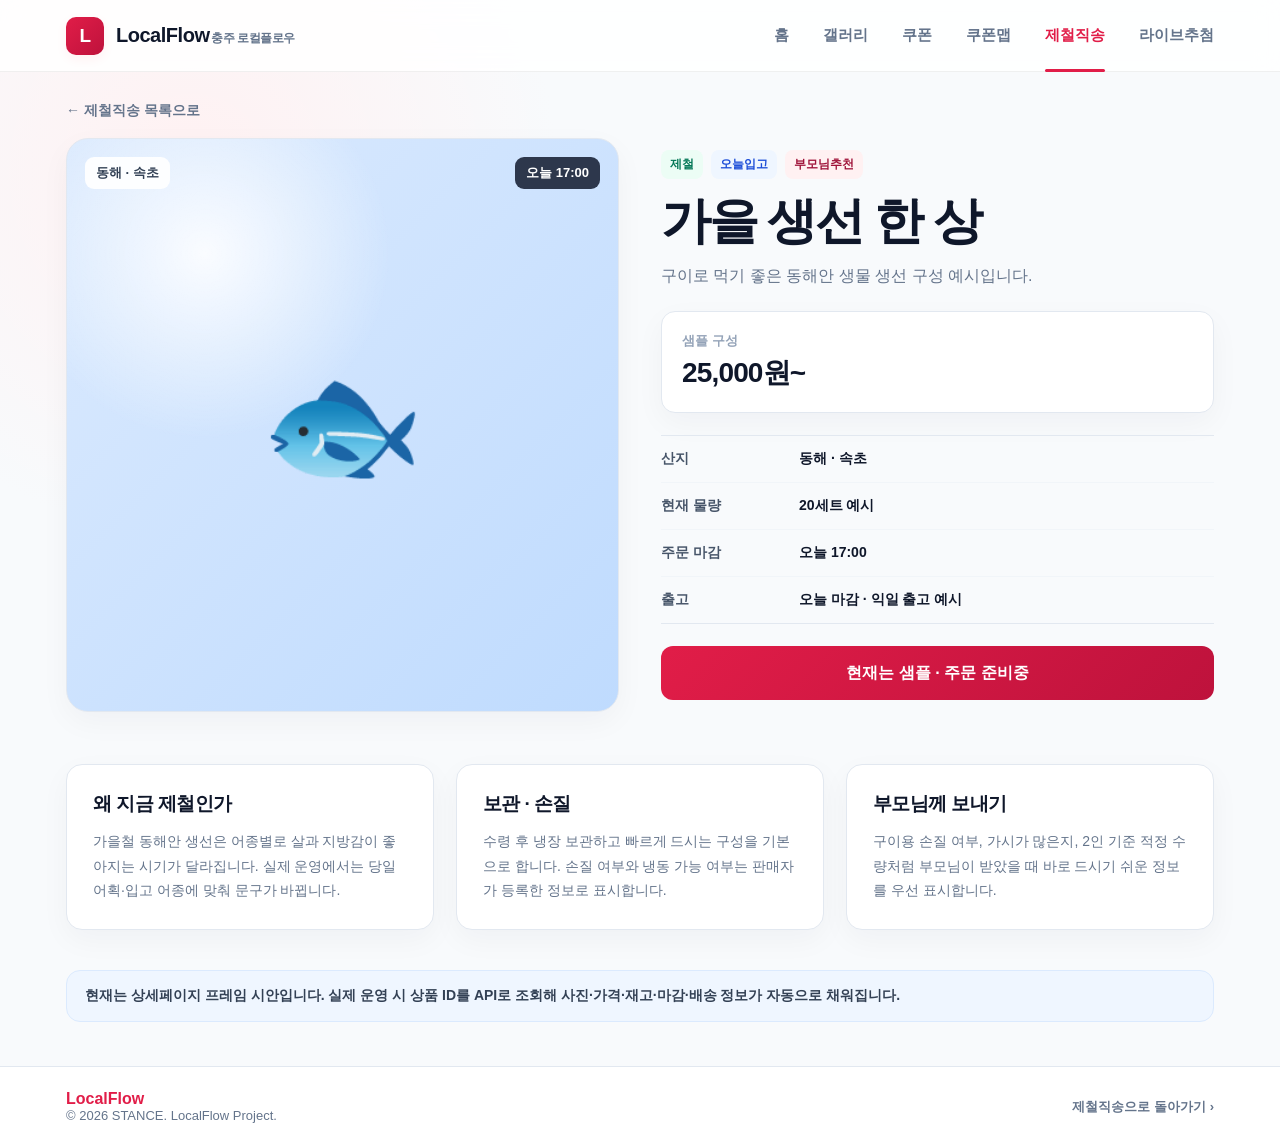
<file: product.html>
<!doctype html>
<html lang="ko">
<head>
  <meta charset="UTF-8" />
  <meta name="viewport" content="width=device-width, initial-scale=1.0" />
  <title>LocalFlow | 제철직송 상품</title>
  <meta name="description" content="LocalFlow 제철직송 상품 상세 페이지" />
  <link rel="icon" type="image/png" href="./assets/img/fav.png">
  <style>
    :root{
      --text:#0f172a;--muted:#64748b;--line:#e2e8f0;--card:#fff;
      --primary:#2563eb;--primary-light:#eff6ff;--primary-dark:#1d4ed8;
      --radius:16px;--soft-shadow:0 10px 30px rgba(15,23,42,.04);
    }
    *{box-sizing:border-box}
    body{
      margin:0;min-height:100vh;color:var(--text);
      font-family:Pretendard,-apple-system,BlinkMacSystemFont,"Segoe UI",sans-serif;
      background:radial-gradient(circle at 15% 15%,var(--primary-light),transparent 25%),#f8fafc;
    }
    a{color:inherit;text-decoration:none}
    button{font:inherit;cursor:pointer}
    .topbar{
      height:72px;background:rgba(255,255,255,.84);backdrop-filter:blur(12px);
      border-bottom:1px solid rgba(0,0,0,.06);position:sticky;top:0;z-index:20;
    }
    .nav-inner{
      width:min(1148px,calc(100% - 48px));height:100%;margin:0 auto;
      display:flex;align-items:center;justify-content:space-between;
    }
    .brand{display:flex;align-items:center;gap:12px;font-weight:800;letter-spacing:-.03em}
    .brand-icon{
      width:38px;height:38px;border-radius:10px;display:grid;place-items:center;color:#fff;
      font-weight:900;font-size:19px;background:linear-gradient(135deg,var(--primary),var(--primary-dark));
      box-shadow:0 4px 12px var(--primary-light)
    }
    .brand-name{font-size:20px;line-height:1}.brand-sub{margin-left:2px;color:var(--muted);font-size:12px;font-weight:600}
    .nav{display:flex;align-items:center;gap:34px;font-size:15px;font-weight:700}
    .nav a{height:72px;display:flex;align-items:center;color:var(--muted);position:relative;white-space:nowrap}
    .nav a:hover,.nav a.active{color:var(--primary)}.nav a.active{font-weight:800}
    .nav a.active::after{content:"";position:absolute;left:50%;bottom:0;width:100%;height:3px;border-radius:99px;transform:translateX(-50%);background:var(--primary)}
    .page{width:min(1148px,calc(100% - 48px));margin:0 auto}
    .back{display:inline-flex;align-items:center;gap:8px;margin:30px 0 18px;color:var(--muted);font-size:14px;font-weight:800}
    .detail{
      display:grid;grid-template-columns:1fr 1fr;gap:42px;padding:0 0 34px;
    }
    .visual{
      min-height:460px;border:1px solid var(--line);border-radius:22px;position:relative;
      display:grid;place-items:center;font-size:132px;overflow:hidden;
      background:radial-gradient(circle at 25% 20%,rgba(255,255,255,.88),transparent 30%),linear-gradient(135deg,var(--tone-a),var(--tone-b));
      box-shadow:var(--soft-shadow)
    }
    .region{
      position:absolute;top:18px;left:18px;padding:7px 11px;border-radius:9px;background:rgba(255,255,255,.92);
      font-size:13px;font-weight:800;color:#334155
    }
    .close{
      position:absolute;top:18px;right:18px;padding:7px 11px;border-radius:9px;background:rgba(15,23,42,.84);
      color:#fff;font-size:13px;font-weight:800
    }
    .summary{padding:12px 0}
    .eyebrow{display:flex;gap:8px;flex-wrap:wrap;margin-bottom:14px}
    .tag{padding:6px 9px;border-radius:8px;font-size:12px;font-weight:800;background:#ecfdf5;color:#047857}
    .tag.today{background:#eff6ff;color:#1d4ed8}.tag.parent{background:#fff1f2;color:#9f1239}.tag.deal{background:#fff7ed;color:#c2410c}
    h1{margin:0 0 12px;font-size:clamp(34px,4vw,50px);letter-spacing:-.05em;line-height:1.14}
    .lead{margin:0 0 22px;color:var(--muted);font-size:16px;line-height:1.7}
    .pricebox{
      margin:22px 0;padding:20px;border:1px solid var(--line);border-radius:14px;background:#fff;box-shadow:var(--soft-shadow)
    }
    .pricebox small{display:block;color:#94a3b8;font-weight:700;margin-bottom:4px}
    .pricebox strong{font-size:28px;letter-spacing:-.03em}
    .facts{display:grid;gap:0;border-top:1px solid var(--line);border-bottom:1px solid var(--line);margin:22px 0}
    .fact{display:grid;grid-template-columns:120px 1fr;gap:18px;padding:14px 0;border-bottom:1px solid #f1f5f9;font-size:14px}
    .fact:last-child{border-bottom:0}.fact b{color:#475569}.fact span{color:#0f172a;font-weight:700}
    .order{
      width:100%;height:54px;border:0;border-radius:12px;color:#fff;font-weight:900;font-size:16px;
      background:linear-gradient(135deg,var(--primary),var(--primary-dark));
    }
    .order:disabled{opacity:.7;cursor:default}
    .sections{display:grid;grid-template-columns:repeat(3,1fr);gap:22px;margin:18px 0 40px}
    .card{padding:26px;border:1px solid var(--line);border-radius:var(--radius);background:#fff;box-shadow:var(--soft-shadow)}
    .card h2{margin:0 0 12px;font-size:19px;letter-spacing:-.03em}.card p{margin:0;color:var(--muted);font-size:14px;line-height:1.75}
    .notice{margin:0 0 44px;padding:16px 18px;border:1px solid #dbeafe;border-radius:14px;background:#eff6ff;color:#334155;font-size:14px;font-weight:600}
    .footer{border-top:1px solid var(--line);background:#fff}.footer-inner{width:min(1148px,calc(100% - 48px));min-height:80px;margin:0 auto;display:flex;align-items:center;justify-content:space-between;gap:20px}
    .footer-brand{color:var(--primary);font-weight:800}.copyright{color:var(--muted);font-size:13px}
    .toast{position:fixed;left:50%;bottom:30px;transform:translateX(-50%) translateY(30px);opacity:0;padding:14px 22px;border-radius:999px;background:#0f172a;color:#fff;font-size:14px;font-weight:700;transition:.25s;z-index:50}
    .toast.show{opacity:1;transform:translateX(-50%) translateY(0)}
    @media(max-width:980px){.detail{grid-template-columns:1fr}.sections{grid-template-columns:1fr}.nav{gap:20px}}
    @media(max-width:680px){
      .topbar{height:auto}.nav-inner{width:min(100% - 28px,1148px);min-height:72px;flex-direction:column;align-items:flex-start;gap:16px;padding:16px 0}
      .nav{width:100%;overflow-x:auto;gap:24px;padding-bottom:4px}.nav a{height:34px;flex:0 0 auto}.nav a.active::after{bottom:-4px}
      .page,.footer-inner{width:min(100% - 28px,1148px)}.visual{min-height:330px;font-size:96px}.fact{grid-template-columns:95px 1fr}.footer-inner{flex-direction:column;align-items:flex-start;padding:20px 0}
    }
  </style>
</head>
<body>
  <header class="topbar">
    <div class="nav-inner">
      <a href="./index.html" class="brand" aria-label="LocalFlow 홈">
        <span class="brand-icon">L</span>
        <span><span class="brand-name">LocalFlow</span><span class="brand-sub">충주 로컬플로우</span></span>
      </a>
      <nav class="nav" aria-label="주요 메뉴">
        <a href="./index.html">홈</a>
        <a href="./gallery.html">갤러리</a>
        <a href="./coupon.html">쿠폰</a>
        <a href="./map.html">쿠폰맵</a>
        <a class="active" href="./season.html">제철직송</a>
        <a href="./draw.html">라이브추첨</a>
      </nav>
    </div>
  </header>

  <main class="page">
    <a class="back" href="./season.html">← 제철직송 목록으로</a>
    <section class="detail" id="detail"></section>

    <section class="sections">
      <article class="card"><h2>왜 지금 제철인가</h2><p id="seasonWhy"></p></article>
      <article class="card"><h2>보관 · 손질</h2><p id="care"></p></article>
      <article class="card"><h2>부모님께 보내기</h2><p id="parentTip"></p></article>
    </section>

    <div class="notice">
      현재는 상세페이지 프레임 시안입니다. 실제 운영 시 상품 ID를 API로 조회해 사진·가격·재고·마감·배송 정보가 자동으로 채워집니다.
    </div>
  </main>

  <footer class="footer">
    <div class="footer-inner">
      <div><div class="footer-brand">LocalFlow</div><div class="copyright">© 2026 STANCE. LocalFlow Project.</div></div>
      <a href="./season.html" style="color:var(--muted);font-size:13px;font-weight:700">제철직송으로 돌아가기 ›</a>
    </div>
  </footer>

  <div class="toast" id="toast"></div>

  <script>
    const THEMES=[
      {primary:"#0d9488",light:"#f0fdfa",dark:"#115e59"},{primary:"#2563eb",light:"#eff6ff",dark:"#1d4ed8"},
      {primary:"#059669",light:"#ecfdf5",dark:"#047857"},{primary:"#7c3aed",light:"#f5f3ff",dark:"#6d28d9"},
      {primary:"#ea580c",light:"#fff7ed",dark:"#c2410c"},{primary:"#e11d48",light:"#fff1f2",dark:"#be123c"},
      {primary:"#4f46e5",light:"#eef2ff",dark:"#3730a3"}
    ];
    const theme=THEMES[new Date().getDay()],root=document.documentElement;
    root.style.setProperty("--primary",theme.primary);root.style.setProperty("--primary-light",theme.light);root.style.setProperty("--primary-dark",theme.dark);

    const PRODUCTS = {
      "1":{region:"동해 · 속초",emoji:"🐟",title:"가을 생선 한 상",desc:"구이로 먹기 좋은 동해안 생물 생선 구성 예시입니다.",price:"25,000원~",unit:"샘플 구성",close:"오늘 17:00",tags:["제철","오늘입고","부모님추천"],toneA:"#dbeafe",toneB:"#bfdbfe",stock:"20세트 예시",ship:"오늘 마감 · 익일 출고 예시",season:"가을철 동해안 생선은 어종별로 살과 지방감이 좋아지는 시기가 달라집니다. 실제 운영에서는 당일 어획·입고 어종에 맞춰 문구가 바뀝니다.",care:"수령 후 냉장 보관하고 빠르게 드시는 구성을 기본으로 합니다. 손질 여부와 냉동 가능 여부는 판매자가 등록한 정보로 표시합니다.",parent:"구이용 손질 여부, 가시가 많은지, 2인 기준 적정 수량처럼 부모님이 받았을 때 바로 드시기 쉬운 정보를 우선 표시합니다."},
      "2":{region:"서해 · 태안",emoji:"🦀",title:"서해 제철 꽃게",desc:"탕·찜으로 드시기 좋은 서해 제철 수산물 예시입니다.",price:"시세 연동",unit:"샘플 상품",close:"물량 소진시",tags:["제철","오늘입고","부모님추천"],toneA:"#fef3c7",toneB:"#fde68a",stock:"당일 시세 물량",ship:"조업 상황에 따라 변동",season:"꽃게처럼 어획 시기와 암수, 산란 주기에 따라 맛과 가격이 크게 달라지는 품목은 제철 필터의 효과가 큽니다.",care:"수령 즉시 상태를 확인하고 당일 조리하거나 안내된 방식으로 냉동 보관하도록 표시합니다.",parent:"탕이나 찜처럼 익숙한 조리법과 적정 중량을 함께 제안하는 상품을 우선 노출합니다."},
      "3":{region:"남해 · 통영",emoji:"🐙",title:"통영 산지 문어",desc:"삶아 숙회로 먹기 좋은 산지 문어 예시입니다.",price:"kg 시세",unit:"샘플 상품",close:"오늘 마감",tags:["제철","오늘마감"],toneA:"#ffe4e6",toneB:"#fecdd3",stock:"8kg 예시",ship:"오늘 주문분 우선 출고",season:"산지 경매와 입고 물량이 좋은 날에만 노출하는 당일성 상품을 가정한 예시입니다.",care:"생물 상태와 손질 방식에 따라 보관법이 달라져 판매자 입력값을 그대로 상세페이지에 연결합니다.",parent:"숙회용 손질 가능 여부와 삶는 법을 짧게 제공하면 선물 후 조리 부담을 줄일 수 있습니다."},
      "4":{region:"충북 · 충주",emoji:"🍎",title:"충주 햇사과",desc:"그 시기 수확되는 품종만 노출하는 산지 과일 예시입니다.",price:"29,000원~",unit:"샘플 구성",close:"이번 주 출하",tags:["제철","부모님추천"],toneA:"#fee2e2",toneB:"#fecaca",stock:"주간 출하 물량",ship:"수확 일정에 맞춰 출고",season:"저장 과일이 아니라 실제 수확 시기에 맞는 품종을 짧게 노출하는 구조입니다.",care:"서늘한 곳 또는 냉장 보관 등 품목에 맞는 기본 보관 안내를 표시합니다.",parent:"선물 포장보다 당도·크기·수확일·먹기 좋은 시점을 중심으로 설명합니다."},
      "5":{region:"충남 · 천안",emoji:"🍐",title:"가을 햇배",desc:"수확 직후 산지에서 출고하는 과일 예시입니다.",price:"32,000원~",unit:"샘플 구성",close:"주 3회 출하",tags:["제철","부모님추천"],toneA:"#fef9c3",toneB:"#fef08a",stock:"산지 출하분",ship:"출하일 기준 순차 발송",season:"저장 상품보다 막 수확되는 시점을 우선 보여주는 제철 큐레이션 예시입니다.",care:"수령 후 냉장 보관하고 후숙 필요 여부를 함께 안내합니다.",parent:"두 분이 드시기 좋은 개수와 크기를 우선 추천해 과도한 대용량 구성을 피합니다."},
      "6":{region:"전남 · 해남",emoji:"🌾",title:"올해 첫 햅쌀",desc:"막 수확이 시작된 햅쌀처럼 계절 전환점에 맞춰 짧게 노출되는 농산물 예시입니다.",price:"산지 시세",unit:"샘플 상품",close:"당일 수량 한정",tags:["제철","오늘입고","오늘마감"],toneA:"#ecfccb",toneB:"#d9f99d",stock:"당일 도정 물량 예시",ship:"도정 일정에 맞춰 출고",season:"첫 수확·첫 도정처럼 시기 자체가 상품 가치가 되는 농산물을 짧게 보여주는 방식입니다.",care:"습기와 직사광선을 피하고 소분 보관 등 기본 보관법을 안내합니다.",parent:"일상적으로 바로 소비할 수 있는 품목이라 부모님 선물용으로 부담이 적다는 점을 보여줍니다."}
    };

    const params=new URLSearchParams(location.search),id=params.get("id")||"1",item=PRODUCTS[id]||PRODUCTS["1"];

    function tagClass(tag){if(tag==="오늘입고")return"today";if(tag==="부모님추천")return"parent";if(tag==="오늘마감")return"deal";return""}

    document.title="LocalFlow | "+item.title;
    document.getElementById("detail").innerHTML=`
      <div class="visual" style="--tone-a:${item.toneA};--tone-b:${item.toneB}">
        <span class="region">${item.region}</span><span class="close">${item.close}</span><span aria-hidden="true">${item.emoji}</span>
      </div>
      <div class="summary">
        <div class="eyebrow">${item.tags.map(t=>`<span class="tag ${tagClass(t)}">${t}</span>`).join("")}</div>
        <h1>${item.title}</h1>
        <p class="lead">${item.desc}</p>
        <div class="pricebox"><small>${item.unit}</small><strong>${item.price}</strong></div>
        <div class="facts">
          <div class="fact"><b>산지</b><span>${item.region}</span></div>
          <div class="fact"><b>현재 물량</b><span>${item.stock}</span></div>
          <div class="fact"><b>주문 마감</b><span>${item.close}</span></div>
          <div class="fact"><b>출고</b><span>${item.ship}</span></div>
        </div>
        <button class="order" type="button" id="orderBtn">현재는 샘플 · 주문 준비중</button>
      </div>`;
    document.getElementById("seasonWhy").textContent=item.season;
    document.getElementById("care").textContent=item.care;
    document.getElementById("parentTip").textContent=item.parent;

    document.getElementById("orderBtn").addEventListener("click",()=>showToast("판매자 연결 후 주문 또는 외부 결제 링크가 이 버튼에 연결됩니다."));
    function showToast(msg){const t=document.getElementById("toast");t.textContent=msg;t.classList.add("show");clearTimeout(showToast.timer);showToast.timer=setTimeout(()=>t.classList.remove("show"),2500)}
  </script>
</body>
</html>
</file>
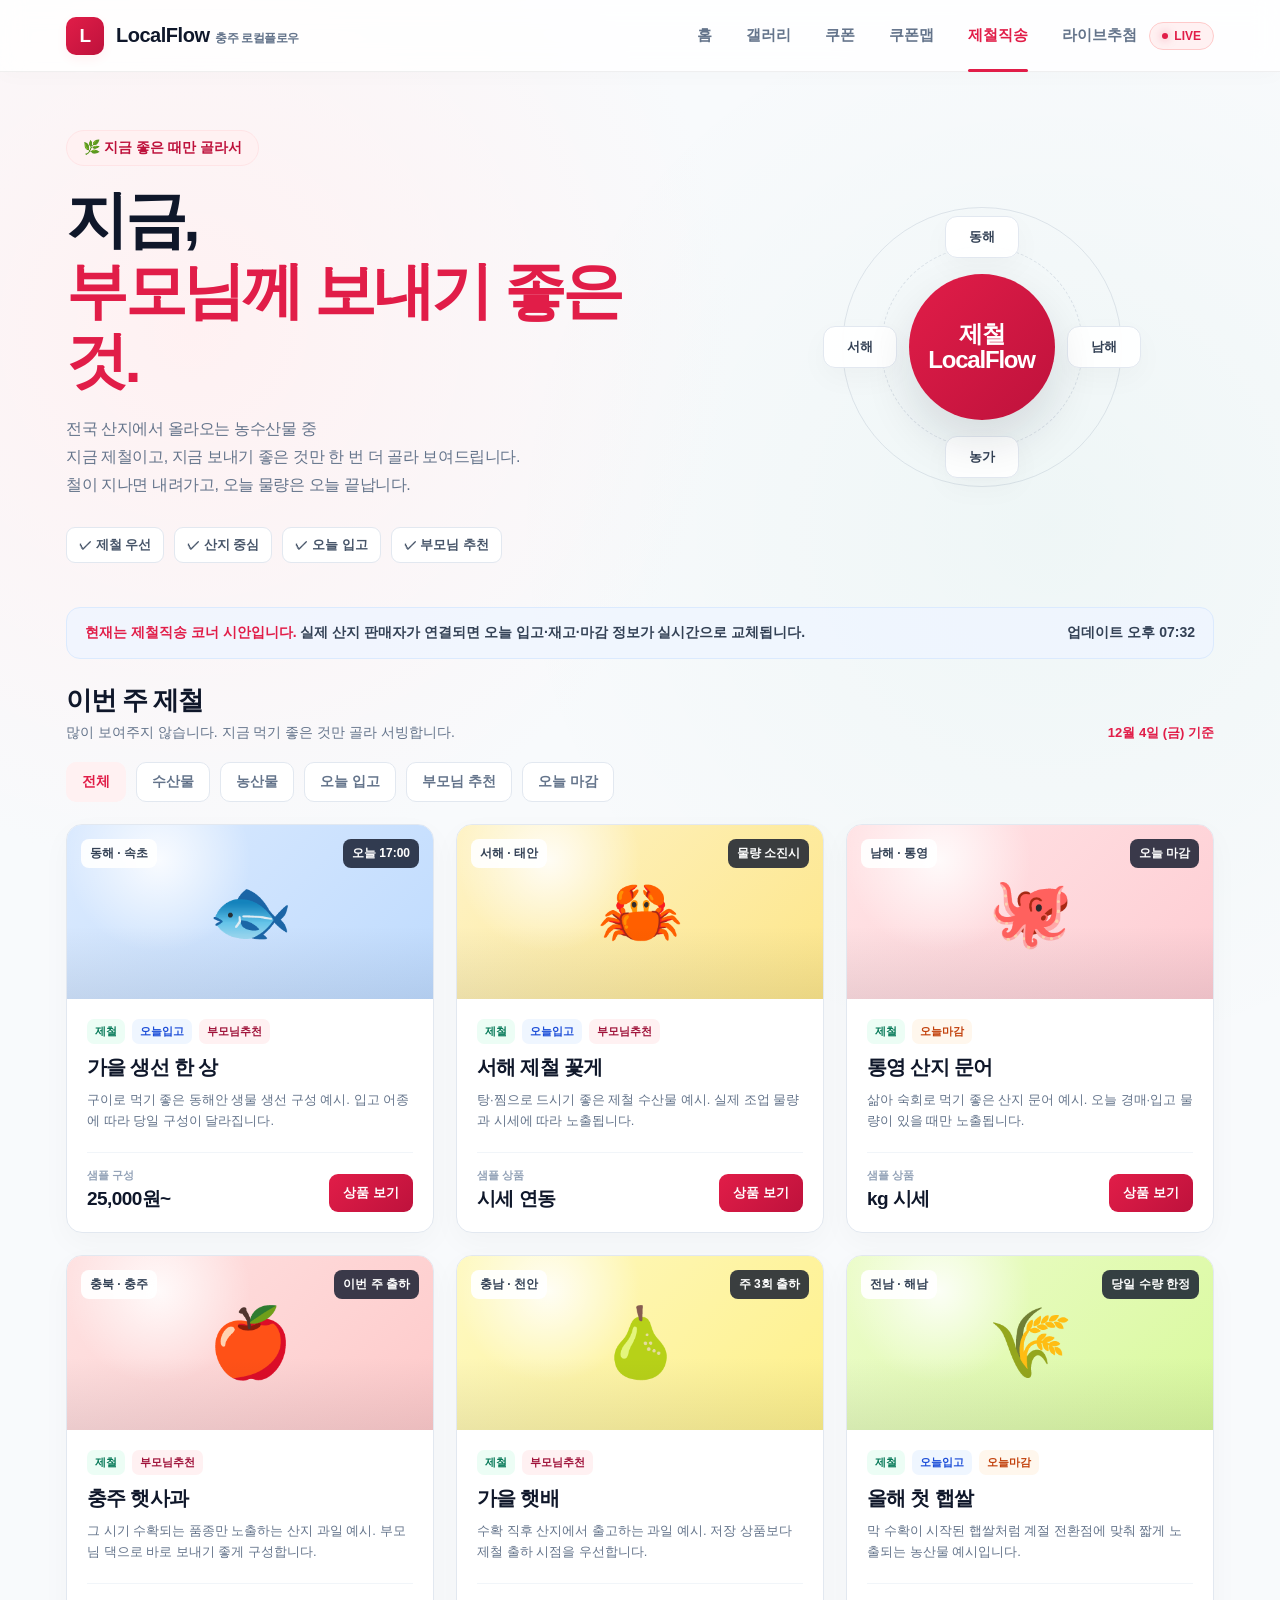
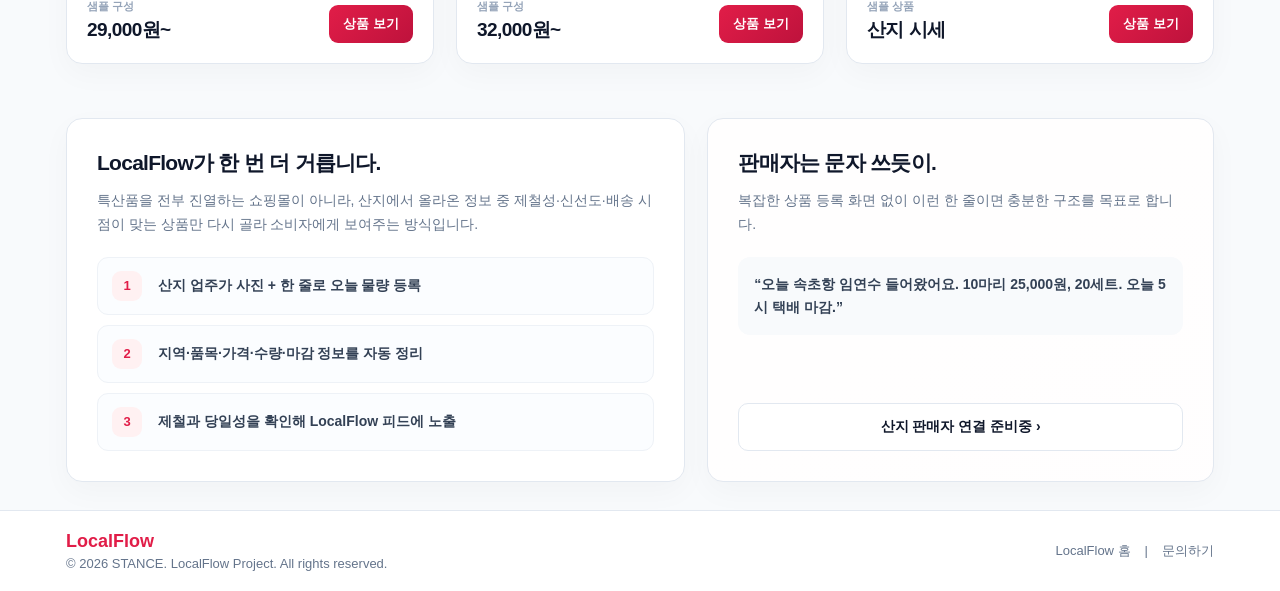
<file: season.html>
<!doctype html>
<html lang="ko">
<head>
  <meta charset="UTF-8" />
  <meta name="viewport" content="width=device-width, initial-scale=1.0" />

  <title>LocalFlow | 제철직송</title>
  <meta name="description" content="지금 제철인 산지 농수산물만 골라 빠르게 연결하는 LocalFlow 제철직송 코너입니다." />
  <meta property="og:type" content="website" />
  <meta property="og:title" content="LocalFlow | 제철직송" />
  <meta property="og:description" content="지금, 부모님께 보내기 좋은 제철 농수산물. 산지에서 좋은 때만 골라 보여드립니다." />
  <meta property="og:image" content="https://localflow.info/oi.png" />
  <meta property="og:url" content="https://localflow.info/season.html" />

  <link rel="icon" type="image/png" href="./assets/img/fav.png">

  <style>
    :root {
      --bg: #ffffff;
      --nav: #ffffff;
      --nav-text: #0f172a;
      --text: #0f172a;
      --muted: #64748b;
      --line: #e2e8f0;
      --card: #ffffff;
      --shadow: 0 20px 40px rgba(15, 23, 42, 0.04);
      --soft-shadow: 0 10px 30px rgba(15, 23, 42, 0.03);
      --radius: 16px;

      --primary: #2563eb;
      --primary-light: #eff6ff;
      --primary-dark: #1d4ed8;
      --badge-bg: #ecfdf5;
      --badge-border: #d1fae5;
      --badge-text: #047857;

      --fresh: #059669;
      --fresh-light: #ecfdf5;
      --urgent: #e11d48;
      --urgent-light: #fff1f2;
    }

    * { box-sizing: border-box; }

    html {
      scroll-behavior: smooth;
      scroll-padding-top: 90px;
    }

    body {
      margin: 0;
      min-height: 100vh;
      color: var(--text);
      font-family: Pretendard, -apple-system, BlinkMacSystemFont, "Segoe UI", sans-serif;
      background:
        radial-gradient(circle at 15% 15%, var(--primary-light), transparent 25%),
        radial-gradient(circle at 82% 24%, rgba(5, 150, 105, 0.04), transparent 28%),
        #f8fafc;
      transition: background 0.5s ease;
    }

    a { color: inherit; text-decoration: none; }
    button { font: inherit; cursor: pointer; }

    .topbar {
      height: 72px;
      background: rgba(255,255,255,0.82);
      backdrop-filter: blur(12px);
      -webkit-backdrop-filter: blur(12px);
      color: var(--nav-text);
      border-bottom: 1px solid rgba(0,0,0,0.06);
      box-shadow: 0 4px 20px rgba(0,0,0,0.02);
      position: sticky;
      top: 0;
      z-index: 20;
    }

    .nav-inner {
      width: min(1148px, calc(100% - 48px));
      height: 100%;
      margin: 0 auto;
      display: flex;
      align-items: center;
      justify-content: space-between;
    }

    .brand {
      display: flex;
      align-items: center;
      gap: 12px;
      font-weight: 800;
      letter-spacing: -0.03em;
    }

    .brand-icon {
      width: 38px;
      height: 38px;
      border-radius: 10px;
      display: grid;
      place-items: center;
      color: #fff;
      font-weight: 900;
      font-size: 19px;
      background: linear-gradient(135deg, var(--primary) 0%, var(--primary-dark) 100%);
      box-shadow: 0 4px 12px var(--primary-light);
      transition: background 0.5s ease;
    }

    .brand-name { font-size: 20px; line-height: 1; }
    .brand-sub { margin-left: 2px; color: var(--muted); font-size: 12px; font-weight: 600; }

    .nav {
      display: flex;
      align-items: center;
      gap: 34px;
      font-size: 15px;
      font-weight: 700;
    }

    .nav a {
      height: 72px;
      display: flex;
      align-items: center;
      color: var(--muted);
      position: relative;
      transition: color 0.2s;
      white-space: nowrap;
    }

    .nav a:hover { color: var(--primary); }
    .nav a.active { color: var(--primary); font-weight: 800; }

    .nav a.active::after {
      content: "";
      position: absolute;
      left: 50%;
      bottom: 0;
      width: 100%;
      height: 3px;
      border-radius: 99px;
      transform: translateX(-50%);
      background: var(--primary);
    }

    .live-pill {
      display: inline-flex;
      align-items: center;
      gap: 6px;
      padding: 6px 12px;
      border: 1px solid #fecaca;
      border-radius: 999px;
      background: #fff1f2;
      color: #e11d48;
      font-size: 12px;
      font-weight: 800;
      margin-left: 12px;
    }

    .live-dot {
      width: 6px;
      height: 6px;
      border-radius: 50%;
      background: #e11d48;
      box-shadow: 0 0 8px rgba(225,29,72,0.5);
    }

    .page {
      width: min(1148px, calc(100% - 48px));
      margin: 0 auto;
    }

    .hero {
      display: grid;
      grid-template-columns: 1.15fr 0.85fr;
      align-items: center;
      gap: 54px;
      min-height: 470px;
      padding: 58px 0 44px;
    }

    .badge {
      width: fit-content;
      display: inline-flex;
      align-items: center;
      gap: 8px;
      padding: 8px 16px;
      border-radius: 999px;
      color: var(--badge-text);
      font-size: 14px;
      font-weight: 800;
      background: var(--badge-bg);
      border: 1px solid var(--badge-border);
    }

    .hero h1 {
      margin: 19px 0 18px;
      font-size: clamp(42px, 5vw, 62px);
      line-height: 1.14;
      letter-spacing: -0.055em;
      font-weight: 900;
    }

    .hero h1 span { color: var(--primary); }

    .hero-desc {
      margin: 0;
      color: var(--muted);
      font-size: 16px;
      line-height: 1.75;
      letter-spacing: -0.025em;
      font-weight: 500;
    }

    .hero-meta {
      margin-top: 28px;
      display: flex;
      gap: 10px;
      flex-wrap: wrap;
    }

    .hero-meta span {
      padding: 8px 12px;
      border: 1px solid var(--line);
      border-radius: 9px;
      background: #fff;
      color: #475569;
      font-size: 13px;
      font-weight: 700;
    }

    .flow-board {
      min-height: 300px;
      position: relative;
      display: grid;
      place-items: center;
    }

    .flow-ring {
      width: 280px;
      height: 280px;
      border-radius: 50%;
      border: 1px solid rgba(148,163,184,0.25);
      display: grid;
      place-items: center;
      position: relative;
    }

    .flow-ring::before {
      content: "";
      position: absolute;
      inset: 38px;
      border: 1px dashed rgba(148,163,184,0.28);
      border-radius: 50%;
    }

    .flow-core {
      width: 146px;
      height: 146px;
      border-radius: 50%;
      display: grid;
      place-items: center;
      text-align: center;
      color: #fff;
      background: linear-gradient(135deg, var(--primary), var(--primary-dark));
      box-shadow: 0 22px 48px rgba(15,23,42,0.12);
      font-size: 24px;
      font-weight: 900;
      letter-spacing: -0.05em;
      line-height: 1.08;
      z-index: 2;
    }

    .orbit-item {
      position: absolute;
      min-width: 74px;
      height: 42px;
      padding: 0 13px;
      display: grid;
      place-items: center;
      border: 1px solid var(--line);
      border-radius: 12px;
      background: rgba(255,255,255,0.96);
      box-shadow: var(--soft-shadow);
      font-size: 13px;
      font-weight: 800;
      color: #334155;
    }

    .o1 { top: 8px; left: 50%; transform: translateX(-50%); }
    .o2 { right: -20px; top: 50%; transform: translateY(-50%); }
    .o3 { bottom: 8px; left: 50%; transform: translateX(-50%); }
    .o4 { left: -20px; top: 50%; transform: translateY(-50%); }

    .notice {
      margin-bottom: 24px;
      padding: 16px 18px;
      display: flex;
      align-items: center;
      justify-content: space-between;
      gap: 18px;
      border: 1px solid #dbeafe;
      border-radius: 14px;
      background: rgba(239,246,255,0.82);
      color: #334155;
      font-size: 14px;
      font-weight: 600;
    }

    .notice strong { color: var(--primary); }

    .filters {
      display: flex;
      align-items: center;
      gap: 10px;
      flex-wrap: wrap;
      margin: 0 0 22px;
    }

    .filter-btn {
      border: 1px solid var(--line);
      border-radius: 10px;
      background: #fff;
      color: var(--muted);
      padding: 10px 15px;
      font-size: 14px;
      font-weight: 700;
      transition: 0.18s ease;
    }

    .filter-btn:hover,
    .filter-btn.active {
      color: var(--primary);
      border-color: transparent;
      background: var(--primary-light);
    }

    .section-head {
      display: flex;
      align-items: flex-end;
      justify-content: space-between;
      gap: 18px;
      margin: 0 0 20px;
    }

    .section-head h2 {
      margin: 0 0 6px;
      font-size: 26px;
      letter-spacing: -0.04em;
    }

    .section-head p {
      margin: 0;
      color: var(--muted);
      font-size: 14px;
      font-weight: 500;
    }

    .today-label {
      color: var(--primary);
      font-size: 13px;
      font-weight: 800;
      white-space: nowrap;
    }

    .product-grid {
      display: grid;
      grid-template-columns: repeat(3, 1fr);
      gap: 22px;
    }

    .product-card {
      overflow: hidden;
      background: var(--card);
      border: 1px solid var(--line);
      border-radius: var(--radius);
      box-shadow: var(--soft-shadow);
      transition: transform 0.18s ease, box-shadow 0.18s ease;
    }

    .product-card:hover {
      transform: translateY(-3px);
      box-shadow: 0 18px 36px rgba(15,23,42,0.08);
    }

    .product-art {
      height: 174px;
      position: relative;
      display: grid;
      place-items: center;
      font-size: 68px;
      background:
        radial-gradient(circle at 25% 20%, rgba(255,255,255,0.86), transparent 30%),
        linear-gradient(135deg, var(--tone-a), var(--tone-b));
    }

    .product-art::after {
      content: "";
      position: absolute;
      inset: auto 0 0;
      height: 42%;
      background: linear-gradient(to top, rgba(15,23,42,0.08), transparent);
      pointer-events: none;
    }

    .region-tag,
    .time-tag {
      position: absolute;
      top: 14px;
      z-index: 2;
      padding: 6px 9px;
      border-radius: 8px;
      font-size: 12px;
      font-weight: 800;
      backdrop-filter: blur(6px);
    }

    .region-tag {
      left: 14px;
      background: rgba(255,255,255,0.9);
      color: #334155;
    }

    .time-tag {
      right: 14px;
      background: rgba(15,23,42,0.82);
      color: #fff;
    }

    .product-body { padding: 20px; }

    .status-row {
      min-height: 24px;
      display: flex;
      gap: 7px;
      flex-wrap: wrap;
      margin-bottom: 10px;
    }

    .status {
      padding: 5px 8px;
      border-radius: 7px;
      font-size: 11px;
      font-weight: 800;
    }

    .status.season { color: #047857; background: #ecfdf5; }
    .status.today { color: #1d4ed8; background: #eff6ff; }
    .status.parent { color: #9f1239; background: #fff1f2; }
    .status.deal { color: #c2410c; background: #fff7ed; }

    .product-title {
      margin: 0;
      font-size: 20px;
      letter-spacing: -0.035em;
      font-weight: 900;
    }

    .product-desc {
      min-height: 46px;
      margin: 9px 0 16px;
      color: var(--muted);
      font-size: 13px;
      line-height: 1.6;
      font-weight: 500;
    }

    .price-row {
      display: flex;
      align-items: flex-end;
      justify-content: space-between;
      gap: 12px;
      padding-top: 15px;
      border-top: 1px solid #f1f5f9;
    }

    .price small {
      display: block;
      margin-bottom: 3px;
      color: #94a3b8;
      font-size: 11px;
      font-weight: 700;
    }

    .price strong {
      font-size: 19px;
      letter-spacing: -0.03em;
    }

    .order-btn {
      height: 38px;
      padding: 0 14px;
      border: 0;
      border-radius: 9px;
      color: #fff;
      background: linear-gradient(135deg, var(--primary), var(--primary-dark));
      font-size: 13px;
      font-weight: 800;
    }

    .empty {
      grid-column: 1 / -1;
      padding: 50px 20px;
      text-align: center;
      color: var(--muted);
      border: 1px dashed #cbd5e1;
      border-radius: var(--radius);
      background: rgba(255,255,255,0.65);
    }

    .how-grid {
      margin: 54px 0 26px;
      display: grid;
      grid-template-columns: 1.1fr 0.9fr;
      gap: 22px;
    }

    .info-card {
      padding: 30px;
      border: 1px solid var(--line);
      border-radius: var(--radius);
      background: #fff;
      box-shadow: var(--soft-shadow);
    }

    .info-card h3 {
      margin: 0 0 12px;
      font-size: 21px;
      letter-spacing: -0.035em;
    }

    .info-card p {
      margin: 0;
      color: var(--muted);
      font-size: 14px;
      line-height: 1.7;
      font-weight: 500;
    }

    .steps {
      margin-top: 20px;
      display: grid;
      gap: 10px;
    }

    .step {
      display: grid;
      grid-template-columns: 34px 1fr;
      align-items: center;
      gap: 12px;
      padding: 13px 14px;
      border: 1px solid #eef2f7;
      border-radius: 11px;
      background: #fbfdff;
    }

    .step b {
      width: 30px;
      height: 30px;
      display: grid;
      place-items: center;
      border-radius: 9px;
      color: var(--primary);
      background: var(--primary-light);
      font-size: 13px;
    }

    .step span {
      color: #334155;
      font-size: 14px;
      font-weight: 700;
    }

    .seller-box {
      height: 100%;
      display: flex;
      flex-direction: column;
      justify-content: space-between;
      background:
        linear-gradient(145deg, rgba(255,255,255,0.95), rgba(255,255,255,0.9)),
        var(--primary-light);
    }

    .seller-quote {
      margin: 20px 0 24px;
      padding: 16px;
      border-radius: 12px;
      background: #f8fafc;
      color: #334155;
      font-size: 14px;
      line-height: 1.65;
      font-weight: 700;
    }

    .seller-btn {
      height: 48px;
      width: 100%;
      border: 1px solid var(--line);
      border-radius: 10px;
      background: #fff;
      color: var(--text);
      font-size: 14px;
      font-weight: 800;
    }

    .seller-btn:hover {
      border-color: var(--primary);
      color: var(--primary);
      background: var(--primary-light);
    }

    .footer {
      margin-top: 28px;
      border-top: 1px solid var(--line);
      background: #fff;
    }

    .footer-inner {
      width: min(1148px, calc(100% - 48px));
      min-height: 80px;
      margin: 0 auto;
      display: flex;
      align-items: center;
      justify-content: space-between;
      gap: 24px;
    }

    .footer-brand {
      color: var(--primary);
      font-size: 18px;
      font-weight: 800;
      margin-bottom: 4px;
    }

    .copyright {
      color: var(--muted);
      font-size: 13px;
      font-weight: 500;
    }

    .footer-links {
      display: flex;
      align-items: center;
      gap: 14px;
      color: var(--muted);
      font-size: 13px;
      font-weight: 500;
    }

    .toast {
      position: fixed;
      left: 50%;
      bottom: 30px;
      z-index: 50;
      transform: translateX(-50%) translateY(30px);
      opacity: 0;
      pointer-events: none;
      padding: 14px 22px;
      border-radius: 999px;
      color: #fff;
      background: #0f172a;
      box-shadow: 0 10px 25px rgba(15,23,42,0.15);
      font-size: 14px;
      font-weight: 700;
      transition: 0.25s ease;
    }

    .toast.show {
      opacity: 1;
      transform: translateX(-50%) translateY(0);
    }

    @media (max-width: 1040px) {
      .nav { gap: 20px; }
      .hero { grid-template-columns: 1fr; gap: 16px; }
      .flow-board { min-height: 320px; }
      .product-grid { grid-template-columns: repeat(2, 1fr); }
    }

    @media (max-width: 680px) {
      .topbar { height: auto; }
      .nav-inner {
        width: min(100% - 28px, 1148px);
        min-height: 72px;
        flex-direction: column;
        align-items: flex-start;
        justify-content: center;
        gap: 16px;
        padding: 16px 0;
      }
      .nav {
        width: 100%;
        overflow-x: auto;
        gap: 24px;
        padding-bottom: 4px;
      }
      .nav a { height: 34px; flex: 0 0 auto; }
      .nav a.active::after { bottom: -4px; }

      .page, .footer-inner { width: min(100% - 28px, 1148px); }

      .hero {
        min-height: 0;
        padding: 38px 0 26px;
      }

      .hero h1 { font-size: 42px; }
      .flow-board { display: none; }

      .notice {
        align-items: flex-start;
        flex-direction: column;
      }

      .section-head { align-items: flex-start; flex-direction: column; }
      .product-grid { grid-template-columns: 1fr; }
      .product-art { height: 190px; }
      .how-grid { grid-template-columns: 1fr; margin-top: 38px; }
      .info-card { padding: 23px 20px; }

      .footer-inner {
        flex-direction: column;
        align-items: flex-start;
        padding: 20px 0;
      }

      .footer-links { flex-wrap: wrap; }
      .live-pill { display: none; }
    }
  </style>
</head>

<body>
  <header class="topbar">
    <div class="nav-inner">
      <a href="./index.html" class="brand" aria-label="LocalFlow 홈">
        <span class="brand-icon">L</span>
        <span>
          <span class="brand-name">LocalFlow</span>
          <span class="brand-sub">충주 로컬플로우</span>
        </span>
      </a>

      <nav class="nav" aria-label="주요 메뉴">
        <a href="./index.html">홈</a>
        <a href="./gallery.html">갤러리</a>
        <a href="./coupon.html">쿠폰</a>
        <a href="./map.html">쿠폰맵</a>
        <a class="active" href="./season.html">제철직송</a>
        <a href="./draw.html">라이브추첨<div class="live-pill"><span class="live-dot"></span>LIVE</div></a>
      </nav>
    </div>
  </header>

  <main class="page">
    <section class="hero">
      <div>
        <div class="badge">🌿 지금 좋은 때만 골라서</div>

        <h1>
          지금,<br />
          <span>부모님께 보내기 좋은 것.</span>
        </h1>

        <p class="hero-desc">
          전국 산지에서 올라오는 농수산물 중<br />
          지금 제철이고, 지금 보내기 좋은 것만 한 번 더 골라 보여드립니다.<br />
          철이 지나면 내려가고, 오늘 물량은 오늘 끝납니다.
        </p>

        <div class="hero-meta">
          <span>✓ 제철 우선</span>
          <span>✓ 산지 중심</span>
          <span>✓ 오늘 입고</span>
          <span>✓ 부모님 추천</span>
        </div>
      </div>

      <div class="flow-board" aria-hidden="true">
        <div class="flow-ring">
          <span class="orbit-item o1">동해</span>
          <span class="orbit-item o2">남해</span>
          <span class="orbit-item o3">농가</span>
          <span class="orbit-item o4">서해</span>
          <div class="flow-core">제철<br />LocalFlow</div>
        </div>
      </div>
    </section>

    <div class="notice">
      <div>
        <strong>현재는 제철직송 코너 시안입니다.</strong>
        실제 산지 판매자가 연결되면 오늘 입고·재고·마감 정보가 실시간으로 교체됩니다.
      </div>
      <span id="clockLabel"></span>
    </div>

    <section>
      <div class="section-head">
        <div>
          <h2>이번 주 제철</h2>
          <p>많이 보여주지 않습니다. 지금 먹기 좋은 것만 골라 서빙합니다.</p>
        </div>
        <div class="today-label" id="todayLabel"></div>
      </div>

      <div class="filters" aria-label="상품 필터">
        <button class="filter-btn active" data-filter="all" type="button">전체</button>
        <button class="filter-btn" data-filter="sea" type="button">수산물</button>
        <button class="filter-btn" data-filter="farm" type="button">농산물</button>
        <button class="filter-btn" data-filter="today" type="button">오늘 입고</button>
        <button class="filter-btn" data-filter="parent" type="button">부모님 추천</button>
        <button class="filter-btn" data-filter="deal" type="button">오늘 마감</button>
      </div>

      <div class="product-grid" id="productGrid"></div>
    </section>

    <section class="how-grid">
      <article class="info-card">
        <h3>LocalFlow가 한 번 더 거릅니다.</h3>
        <p>
          특산품을 전부 진열하는 쇼핑몰이 아니라, 산지에서 올라온 정보 중
          제철성·신선도·배송 시점이 맞는 상품만 다시 골라 소비자에게 보여주는 방식입니다.
        </p>

        <div class="steps">
          <div class="step"><b>1</b><span>산지 업주가 사진 + 한 줄로 오늘 물량 등록</span></div>
          <div class="step"><b>2</b><span>지역·품목·가격·수량·마감 정보를 자동 정리</span></div>
          <div class="step"><b>3</b><span>제철과 당일성을 확인해 LocalFlow 피드에 노출</span></div>
        </div>
      </article>

      <article class="info-card seller-box">
        <div>
          <h3>판매자는 문자 쓰듯이.</h3>
          <p>복잡한 상품 등록 화면 없이 이런 한 줄이면 충분한 구조를 목표로 합니다.</p>
          <div class="seller-quote">
            “오늘 속초항 임연수 들어왔어요. 10마리 25,000원, 20세트. 오늘 5시 택배 마감.”
          </div>
        </div>
        <button class="seller-btn" type="button" id="sellerBtn">산지 판매자 연결 준비중 ›</button>
      </article>
    </section>
  </main>

  <footer class="footer">
    <div class="footer-inner">
      <div>
        <div class="footer-brand">LocalFlow</div>
        <div class="copyright">© 2026 STANCE. LocalFlow Project. All rights reserved.</div>
      </div>

      <div class="footer-links">
        <a href="./index.html">LocalFlow 홈</a>
        <span>|</span>
        <a href="https://llsshh.com/cs.html" target="_blank" rel="noopener noreferrer">문의하기</a>
      </div>
    </div>
  </footer>

  <div class="toast" id="toast"></div>

  <script>
    const THEMES = [
      { primary: "#0d9488", primaryLight: "#f0fdfa", primaryDark: "#115e59", badgeBg: "#f0fdfa", badgeBorder: "#ccfbf1", badgeText: "#115e59" },
      { primary: "#2563eb", primaryLight: "#eff6ff", primaryDark: "#1d4ed8", badgeBg: "#eff6ff", badgeBorder: "#bfdbfe", badgeText: "#1d4ed8" },
      { primary: "#059669", primaryLight: "#ecfdf5", primaryDark: "#047857", badgeBg: "#ecfdf5", badgeBorder: "#d1fae5", badgeText: "#047857" },
      { primary: "#7c3aed", primaryLight: "#f5f3ff", primaryDark: "#6d28d9", badgeBg: "#f5f3ff", badgeBorder: "#ede9fe", badgeText: "#6d28d9" },
      { primary: "#ea580c", primaryLight: "#fff7ed", primaryDark: "#c2410c", badgeBg: "#fff7ed", badgeBorder: "#ffedd5", badgeText: "#c2410c" },
      { primary: "#e11d48", primaryLight: "#fff1f2", primaryDark: "#be123c", badgeBg: "#fff1f2", badgeBorder: "#ffe4e6", badgeText: "#be123c" },
      { primary: "#4f46e5", primaryLight: "#eef2ff", primaryDark: "#3730a3", badgeBg: "#eef2ff", badgeBorder: "#e0e7ff", badgeText: "#3730a3" }
    ];

    function applyDailyTheme() {
      const theme = THEMES[new Date().getDay()];
      const root = document.documentElement;
      root.style.setProperty("--primary", theme.primary);
      root.style.setProperty("--primary-light", theme.primaryLight);
      root.style.setProperty("--primary-dark", theme.primaryDark);
      root.style.setProperty("--badge-bg", theme.badgeBg);
      root.style.setProperty("--badge-border", theme.badgeBorder);
      root.style.setProperty("--badge-text", theme.badgeText);
    }

    applyDailyTheme();

    // 실제 운영 시 이 배열을 LocalFlow API 응답으로 교체하면 됩니다.
    const PRODUCTS = [
      {
        id: 1,
        type: "sea",
        region: "동해 · 속초",
        emoji: "🐟",
        title: "가을 생선 한 상",
        desc: "구이로 먹기 좋은 동해안 생물 생선 구성 예시. 입고 어종에 따라 당일 구성이 달라집니다.",
        price: "25,000원~",
        unit: "샘플 구성",
        tags: ["season", "today", "parent"],
        tagText: ["제철", "오늘입고", "부모님추천"],
        close: "오늘 17:00",
        toneA: "#dbeafe",
        toneB: "#bfdbfe"
      },
      {
        id: 2,
        type: "sea",
        region: "서해 · 태안",
        emoji: "🦀",
        title: "서해 제철 꽃게",
        desc: "탕·찜으로 드시기 좋은 제철 수산물 예시. 실제 조업 물량과 시세에 따라 노출됩니다.",
        price: "시세 연동",
        unit: "샘플 상품",
        tags: ["season", "today", "parent"],
        tagText: ["제철", "오늘입고", "부모님추천"],
        close: "물량 소진시",
        toneA: "#fef3c7",
        toneB: "#fde68a"
      },
      {
        id: 3,
        type: "sea",
        region: "남해 · 통영",
        emoji: "🐙",
        title: "통영 산지 문어",
        desc: "삶아 숙회로 먹기 좋은 산지 문어 예시. 오늘 경매·입고 물량이 있을 때만 노출됩니다.",
        price: "kg 시세",
        unit: "샘플 상품",
        tags: ["season", "deal"],
        tagText: ["제철", "오늘마감"],
        close: "오늘 마감",
        toneA: "#ffe4e6",
        toneB: "#fecdd3"
      },
      {
        id: 4,
        type: "farm",
        region: "충북 · 충주",
        emoji: "🍎",
        title: "충주 햇사과",
        desc: "그 시기 수확되는 품종만 노출하는 산지 과일 예시. 부모님 댁으로 바로 보내기 좋게 구성합니다.",
        price: "29,000원~",
        unit: "샘플 구성",
        tags: ["season", "parent"],
        tagText: ["제철", "부모님추천"],
        close: "이번 주 출하",
        toneA: "#fee2e2",
        toneB: "#fecaca"
      },
      {
        id: 5,
        type: "farm",
        region: "충남 · 천안",
        emoji: "🍐",
        title: "가을 햇배",
        desc: "수확 직후 산지에서 출고하는 과일 예시. 저장 상품보다 제철 출하 시점을 우선합니다.",
        price: "32,000원~",
        unit: "샘플 구성",
        tags: ["season", "parent"],
        tagText: ["제철", "부모님추천"],
        close: "주 3회 출하",
        toneA: "#fef9c3",
        toneB: "#fef08a"
      },
      {
        id: 6,
        type: "farm",
        region: "전남 · 해남",
        emoji: "🌾",
        title: "올해 첫 햅쌀",
        desc: "막 수확이 시작된 햅쌀처럼 계절 전환점에 맞춰 짧게 노출되는 농산물 예시입니다.",
        price: "산지 시세",
        unit: "샘플 상품",
        tags: ["season", "today", "deal"],
        tagText: ["제철", "오늘입고", "오늘마감"],
        close: "당일 수량 한정",
        toneA: "#ecfccb",
        toneB: "#d9f99d"
      }
    ];

    const grid = document.getElementById("productGrid");
    const buttons = [...document.querySelectorAll(".filter-btn")];

    function statusClass(tag) {
      return {
        season: "season",
        today: "today",
        parent: "parent",
        deal: "deal"
      }[tag] || "season";
    }

    function renderProducts(filter = "all") {
      const items = PRODUCTS.filter(item => {
        if (filter === "all") return true;
        if (filter === "sea" || filter === "farm") return item.type === filter;
        return item.tags.includes(filter);
      });

      if (!items.length) {
        grid.innerHTML = '<div class="empty">지금 조건에 맞는 제철 상품이 없습니다.<br>좋은 물건이 들어오면 다시 열립니다.</div>';
        return;
      }

      grid.innerHTML = items.map(item => `
        <article class="product-card">
          <div class="product-art" style="--tone-a:${item.toneA};--tone-b:${item.toneB};">
            <span class="region-tag">${item.region}</span>
            <span class="time-tag">${item.close}</span>
            <span aria-hidden="true">${item.emoji}</span>
          </div>

          <div class="product-body">
            <div class="status-row">
              ${item.tags.map((tag, index) => `<span class="status ${statusClass(tag)}">${item.tagText[index]}</span>`).join("")}
            </div>

            <h3 class="product-title">${item.title}</h3>
            <p class="product-desc">${item.desc}</p>

            <div class="price-row">
              <div class="price">
                <small>${item.unit}</small>
                <strong>${item.price}</strong>
              </div>
              <button class="order-btn" type="button" onclick="location.href='./product.html?id=${item.id}'">상품 보기</button>
            </div>
          </div>
        </article>
      `).join("");
    }

    buttons.forEach(btn => {
      btn.addEventListener("click", () => {
        buttons.forEach(b => b.classList.remove("active"));
        btn.classList.add("active");
        renderProducts(btn.dataset.filter);
      });
    });

    function updateDateLabels() {
      const now = new Date();
      const dateText = new Intl.DateTimeFormat("ko-KR", {
        month: "long",
        day: "numeric",
        weekday: "short"
      }).format(now);

      const timeText = new Intl.DateTimeFormat("ko-KR", {
        hour: "2-digit",
        minute: "2-digit"
      }).format(now);

      document.getElementById("todayLabel").textContent = dateText + " 기준";
      document.getElementById("clockLabel").textContent = "업데이트 " + timeText;
    }

    function showToast(message) {
      const toast = document.getElementById("toast");
      toast.textContent = message;
      toast.classList.add("show");
      clearTimeout(showToast.timer);
      showToast.timer = setTimeout(() => toast.classList.remove("show"), 2600);
    }

    window.showToast = showToast;

    document.getElementById("sellerBtn").addEventListener("click", () => {
      showToast("다음 단계에서 판매자 등록·문자형 업로드 기능을 연결할 수 있습니다.");
    });

    updateDateLabels();
    renderProducts();
  </script>
</body>
</html>
</file>
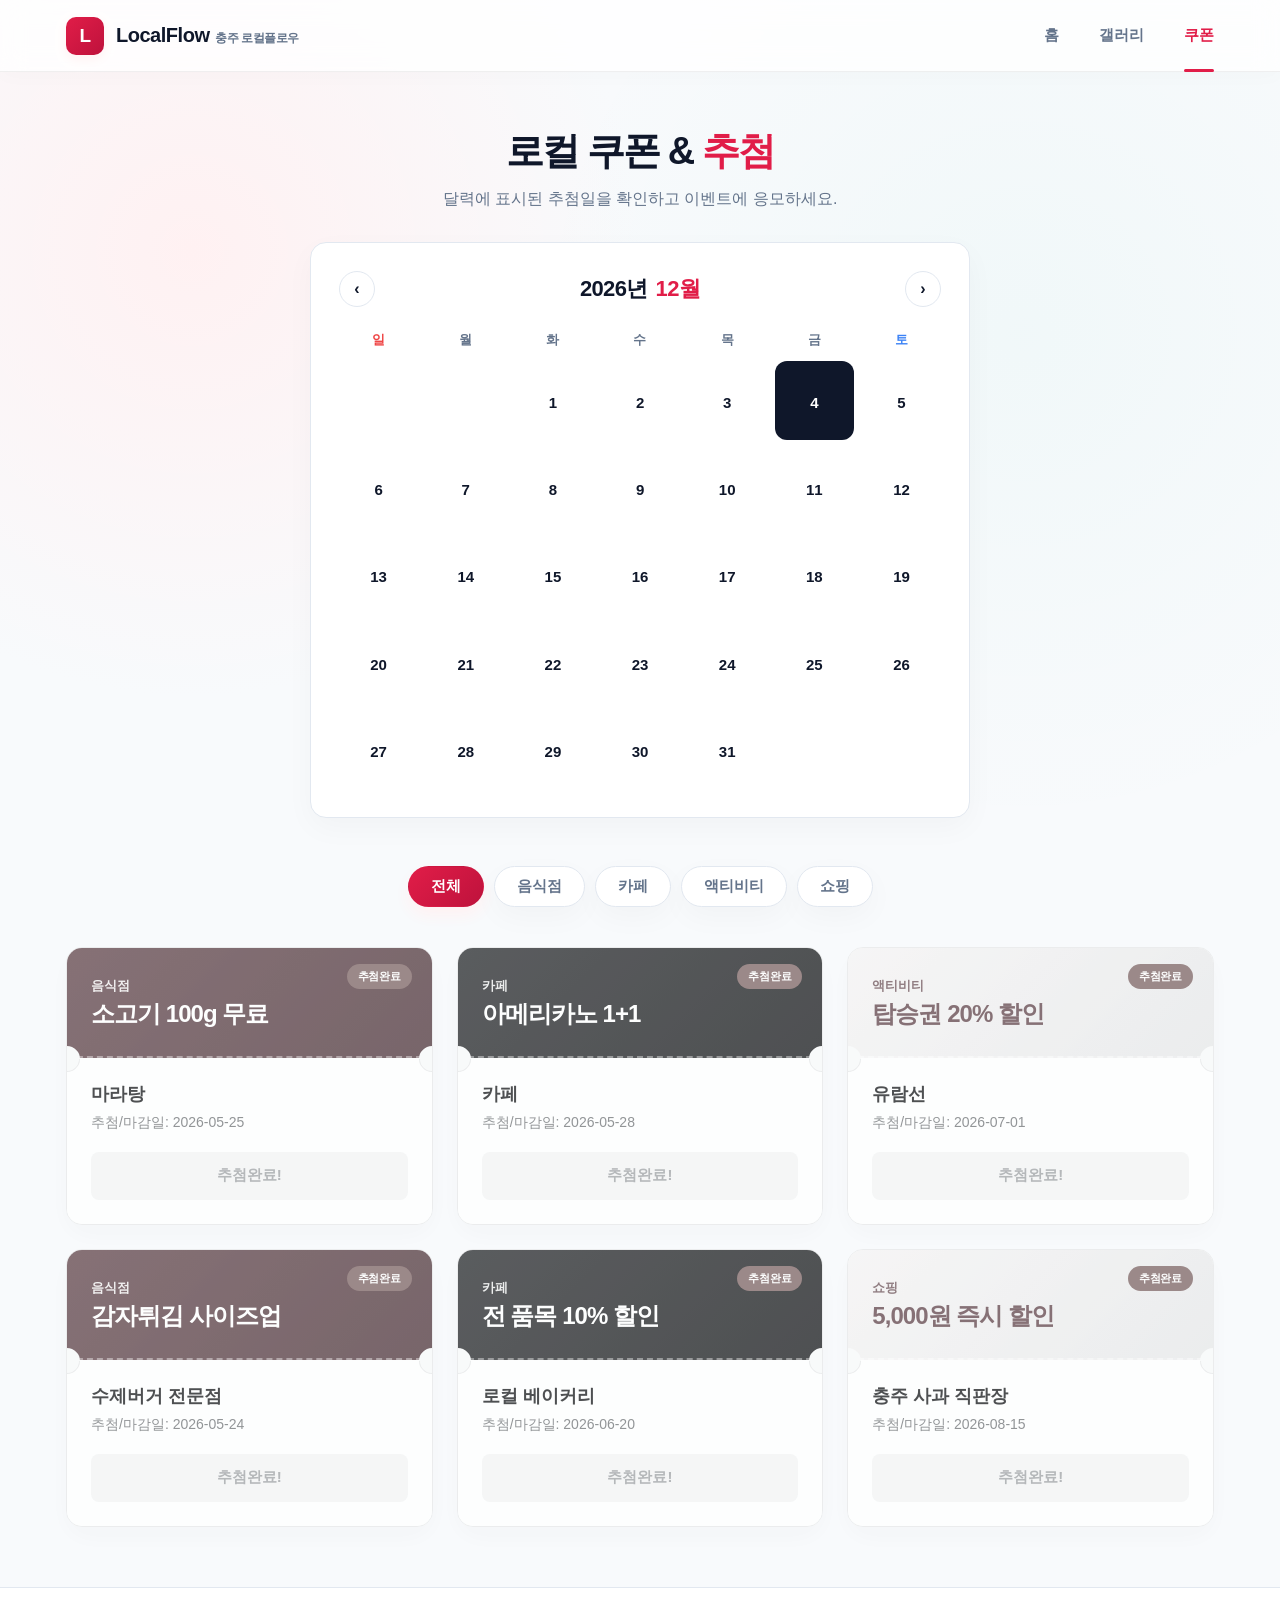
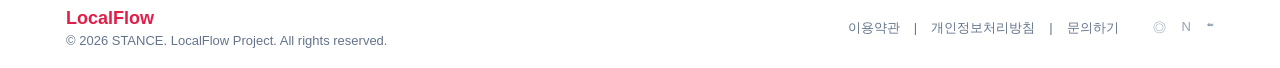
<file: back/coupon.html>
<!doctype html>
<html lang="ko">
<head>
  <meta charset="UTF-8" />
  <meta name="viewport" content="width=device-width, initial-scale=1.0" />
  
  <title>LocalFlow - 로컬플로우</title>
  <meta name="description" content="LocalFlow는 충주 시민들의 선택과 참여로 지역의 흐름을 만들고 다시 지역으로 순환시키는 시민 참여형 로컬 플랫폼입니다. 오늘 사람들의 선택이 내일 충주의 흐름이 됩니다." />
  <meta name="keywords" content="로컬플로우, LocalFlow, 충주, 로컬플랫폼, 지역순환, 충주여행, 지역경제, 로컬커뮤니티" />
  <meta name="author" content="STANCE" />
  
  <meta property="og:type" content="website" />
  <meta property="og:title" content="LocalFlow | 충주의 흐름을 순환시키는 로컬 플랫폼" />
  <meta property="og:description" content="사람들의 선택은 흐름이 되고, 흐름은 다시 지역으로 돌아옵니다. 충주 시민들과 함께 만드는 로컬 순환 프로젝트 LocalFlow." />
  <meta property="og:image" content="https://localflow.info/oi.png" />
  <meta property="og:url" content="https://localflow.info" />

  <style>
    /* 기본 컬러스케임 뼈대 (스크립트에서 요일별로 변수를 동적 변경합니다) */
    :root {
      --bg: #ffffff;
      --nav: #ffffff;          
      --nav-text: #0f172a;     
      --text: #0f172a;         
      --muted: #64748b;
      --line: #e2e8f0;         
      --card: #ffffff;
      --shadow: 0 20px 40px rgba(15, 23, 42, 0.04);
      --soft-shadow: 0 10px 30px rgba(15, 23, 42, 0.03);
      --radius: 16px;

      /* [기본값: 월요일 블루] */
      --primary: #2563eb;      
      --primary-light: #eff6ff;
      --primary-dark: #1d4ed8;
      --badge-bg: #ecfdf5;
      --badge-border: #d1fae5;
      --badge-text: #047857;
    }

    * { box-sizing: border-box; }

    html { scroll-behavior: smooth; scroll-padding-top: 80px; }

    body {
      margin: 0;
      min-height: 100vh;
      color: var(--text);
      font-family: Pretendard, -apple-system, BlinkMacSystemFont, "Segoe UI", "Noto Sans KR", sans-serif;
      /* 은은한 수채화 배경 그라데이션에도 실시간 변수 적용 */
      background:
        radial-gradient(circle at 15% 15%, var(--primary-light), transparent 25%),
        radial-gradient(circle at 80% 20%, rgba(13, 184, 157, 0.03), transparent 30%),
        #f8fafc;
      transition: background 0.5s ease;
    }

    a { color: inherit; text-decoration: none; }
    button, input { font: inherit; }
    button { cursor: pointer; }

    /* 상단 네비게이션 */
    .topbar {
      height: 72px;
      background: rgba(255, 255, 255, 0.8);
      backdrop-filter: blur(12px);
      -webkit-backdrop-filter: blur(12px);
      color: var(--nav-text);
      border-bottom: 1px solid rgba(0, 0, 0, 0.06);
      box-shadow: 0 4px 20px rgba(0, 0, 0, 0.02);
      position: sticky; top: 0; z-index: 20;
    }

    .nav-inner { width: min(1148px, calc(100% - 48px)); height: 100%; margin: 0 auto; display: flex; align-items: center; justify-content: space-between; }
    .brand { display: flex; align-items: center; gap: 12px; font-weight: 800; letter-spacing: -0.03em; }
    
    .brand-icon { 
      width: 38px; height: 38px; border-radius: 10px; display: grid; place-items: center; color: #fff; font-weight: 900; font-size: 19px; 
      background: linear-gradient(135deg, var(--primary) 0%, var(--primary-dark) 100%); 
      box-shadow: 0 4px 12px var(--primary-light); transition: background 0.5s ease;
    }
    .brand-name { font-size: 20px; line-height: 1; }
    .brand-sub { margin-left: 2px; color: var(--muted); font-size: 12px; font-weight: 600; }
    
    .nav { display: flex; align-items: center; gap: 40px; font-size: 15px; font-weight: 700; }
    .nav a { height: 72px; display: flex; align-items: center; color: var(--muted); position: relative; transition: color 0.2s; }
    .nav a:hover { color: var(--primary); }
    .nav a.active { color: var(--primary); font-weight: 800; }
    .nav a.active::after { content: ""; position: absolute; left: 50%; bottom: 0; width: 100%; height: 3px; border-radius: 99px; transform: translateX(-50%); background: var(--primary); }

    .page { width: min(1148px, calc(100% - 48px)); margin: 0 auto; padding-bottom: 60px; }
    .sub-hero { padding: 54px 0 32px; text-align: center; }
    .sub-title { font-size: 38px; font-weight: 900; letter-spacing: -0.05em; margin: 0 0 12px; color: var(--text); }
    .sub-title span { color: var(--primary); transition: color 0.5s ease; }
    .sub-desc { color: var(--muted); font-size: 16px; font-weight: 500; margin: 0; }

    /* 캘린더 위젯 스타일 */
    .calendar-wrap {
      max-width: 660px; margin: 0 auto 48px; background: #fff; border: 1px solid #e2e8f0; border-radius: var(--radius); box-shadow: var(--soft-shadow); padding: 28px;
    }
    .cal-header { display: flex; justify-content: space-between; align-items: center; margin-bottom: 24px; }
    .cal-title { font-size: 22px; font-weight: 800; letter-spacing: -0.03em; color: var(--text); margin: 0; display: flex; align-items: center; gap: 8px; }
    .cal-title span { color: var(--primary); transition: color 0.5s ease; }
    .cal-nav-btn { width: 36px; height: 36px; border-radius: 50%; border: 1px solid #e2e8f0; background: #fff; color: var(--text); font-weight: 900; display: grid; place-items: center; transition: 0.2s; }
    .cal-nav-btn:hover { background: var(--primary-light); color: var(--primary); border-color: transparent; }
    .cal-grid { display: grid; grid-template-columns: repeat(7, 1fr); gap: 8px; text-align: center; }
    .cal-day-name { font-size: 13px; font-weight: 700; color: var(--muted); padding-bottom: 12px; }
    .cal-day-name.sun { color: #ef4444; }
    .cal-day-name.sat { color: #3b82f6; }
    
    .cal-cell {
      aspect-ratio: 1; display: flex; flex-direction: column; align-items: center; justify-content: center;
      border-radius: 12px; font-size: 15px; font-weight: 600; cursor: pointer; border: 2px solid transparent;
      transition: all 0.2s; position: relative; padding-top: 4px;
    }
    .cal-cell:not(.empty):hover { background: var(--primary-light); color: var(--primary); transform: translateY(-2px); }
    .cal-cell.empty { pointer-events: none; }
    
    /* 오늘 날짜 하이라이트 */
    .cal-cell.today { background: var(--text); color: #fff; font-weight: 700; }
    
    /* 이벤트가 있는 날 */
    .cal-cell.has-event { background: var(--primary-light); color: var(--primary); border-color: rgba(37, 99, 235, 0.15); font-weight: 800; }
    .cal-cell.has-event::after { content: "🎁"; position: absolute; top: -2px; right: 2px; font-size: 12px; filter: drop-shadow(0 2px 4px rgba(0,0,0,0.1)); animation: bounce 2s infinite ease-in-out; }

    .cal-cell.cal-expired { background: #f1f5f9; color: #94a3b8; border-color: transparent; filter: grayscale(0.4); }
    .cal-cell.cal-expired::after { content: ""; }

    .cal-done-text {
      font-size: 9px; font-weight: 700; color: #ef4444; margin-top: 2px;
      background: #fef2f2; padding: 1px 4px; border-radius: 4px;
      letter-spacing: -0.05em; display: inline-block; transform: scale(0.95);
    }

    @keyframes bounce { 0%, 100% { transform: translateY(0); } 50% { transform: translateY(-4px); } }

    /* 카테고리 필터 칩 */
    .filter-chips { display: flex; justify-content: center; gap: 10px; margin-bottom: 40px; flex-wrap: wrap; }
    .filter-chip { border: 1px solid #e2e8f0; color: var(--muted); background: #ffffff; border-radius: 999px; padding: 10px 22px; font-size: 15px; font-weight: 600; transition: 0.2s ease; box-shadow: var(--soft-shadow); }
    .filter-chip.active { background: linear-gradient(135deg, var(--primary) 0%, var(--primary-dark) 100%); color: #fff; border-color: transparent; box-shadow: 0 8px 16px var(--primary-light); }
    .filter-chip:hover:not(.active) { background: var(--primary-light); color: var(--primary); border-color: transparent; transform: translateY(-2px); }

    /* 쿠폰 그리드 */
    .coupon-grid { display: grid; grid-template-columns: repeat(auto-fill, minmax(320px, 1fr)); gap: 24px; }
    .coupon-card { background: #fff; border: 1px solid #e2e8f0; border-radius: var(--radius); box-shadow: var(--soft-shadow); display: flex; flex-direction: column; overflow: hidden; transition: transform 0.2s ease, box-shadow 0.2s ease; position: relative; }
    .coupon-card:hover { transform: translateY(-4px); box-shadow: var(--shadow); }
    
    .coupon-head { height: 110px; padding: 24px; display: flex; flex-direction: column; justify-content: center; position: relative; border-bottom: 2px dashed rgba(255, 255, 255, 0.4); }
    
    /* [변경] 스타일 프리셋을 요일별 테마 연동 스케임으로 바인딩 */
    .bg-purple { background: linear-gradient(135deg, var(--primary) 0%, var(--primary-dark) 100%); color: #fff; }
    .bg-dark { background: linear-gradient(135deg, #1e293b 0%, #0f172a 100%); color: #fff; }
    .bg-light { background: linear-gradient(135deg, var(--primary-light) 0%, #e2e8f0 100%); color: var(--primary); }
    
    .coupon-card.expired-card { filter: grayscale(0.85); opacity: 0.75; }
    
    .draw-badge {
      position: absolute; top: 16px; right: 20px; padding: 4px 10px; border-radius: 999px; font-size: 11px; font-weight: 700; letter-spacing: -0.02em; background: rgba(255, 255, 255, 0.2); border: 1px solid rgba(255, 255, 255, 0.3); color: #fff; backdrop-filter: blur(4px); -webkit-backdrop-filter: blur(4px);
    }
    .bg-light .draw-badge { background: rgba(255, 255, 255, 0.6); border: 1px solid rgba(0, 0, 0, 0.05); color: var(--primary); }
    .draw-badge.expired-badge { background: #ef4444 !important; border-color: transparent !important; color: #fff !important; }

    .coupon-type { font-size: 13px; font-weight: 700; opacity: 0.9; margin-bottom: 6px; }
    .coupon-title { font-size: 24px; font-weight: 800; letter-spacing: -0.04em; margin: 0; line-height: 1.1; }
    .coupon-card::before, .coupon-card::after { content: ''; position: absolute; top: 98px; width: 24px; height: 24px; background: #f8fafc; border-radius: 50%; border: 1px solid #e2e8f0; z-index: 2; }
    .coupon-card::before { left: -13px; border-right-color: transparent; border-top-color: transparent; transform: rotate(-45deg); }
    .coupon-card::after { right: -13px; border-left-color: transparent; border-top-color: transparent; transform: rotate(45deg); }
    
    .coupon-body { padding: 24px; display: flex; flex-direction: column; flex: 1; background: #fff; }
    .store-name { font-size: 18px; font-weight: 800; color: var(--text); margin: 0 0 8px; }
    .expire-date { font-size: 14px; color: var(--muted); font-weight: 500; margin-bottom: 20px; }
    
    .use-btn { margin-top: auto; height: 48px; border: 0; border-radius: 8px; background: var(--primary-light); color: var(--primary); font-size: 15px; font-weight: 700; transition: 0.2s ease; }
    .use-btn:hover { background: var(--primary); color: #fff; }
    .use-btn.used { background: #f1f5f9; color: #94a3b8; cursor: not-allowed; }

    /* 커스텀 응모 모달창 스타일 */
    .modal-overlay {
      position: fixed; top: 0; left: 0; width: 100%; height: 100%; background: rgba(15, 23, 42, 0.6); backdrop-filter: blur(6px); -webkit-backdrop-filter: blur(6px); z-index: 100; display: flex; align-items: center; justify-content: center; opacity: 0; pointer-events: none; transition: opacity 0.25s ease;
    }
    .modal-overlay.show { opacity: 1; pointer-events: all; }
    .entry-modal { width: min(440px, calc(100% - 32px)); background: #ffffff; border-radius: 20px; box-shadow: 0 25px 60px rgba(15, 23, 42, 0.15); padding: 32px 28px; transform: translateY(20px); transition: transform 0.25s ease; position: relative; border: 1px solid #e2e8f0; }
    .modal-overlay.show .entry-modal { transform: translateY(0); }

    /* 개인정보 처리방침 모달 */
    .privacy-modal {
      width: min(500px, calc(100% - 32px));
      max-height: 85vh;
      background: #ffffff;
      border-radius: 20px;
      box-shadow: 0 25px 60px rgba(15, 23, 42, 0.15);
      padding: 32px 24px;
      transform: translateY(20px);
      transition: transform 0.25s ease;
      position: relative;
      border: 1px solid #e2e8f0;
      display: flex;
      flex-direction: column;
    }
    .modal-overlay.show .privacy-modal { transform: translateY(0); }

    .modal-close-btn { position: absolute; top: 20px; right: 20px; background: transparent; border: 0; font-size: 24px; color: var(--muted); font-weight: 300; transition: color 0.2s; }
    .modal-close-btn:hover { color: var(--text); }

    .modal-head-title { text-align: center; margin-bottom: 20px; flex-shrink: 0; }
    .modal-head-title h3 { margin: 0 0 6px; font-size: 20px; font-weight: 800; color: var(--text); }
    .modal-head-title p { margin: 0; font-size: 14px; font-weight: 500; color: var(--muted); }

    .modal-scroll-body { overflow-y: auto; padding-right: 6px; margin-bottom: 24px; font-size: 14px; line-height: 1.6; color: #334155; text-align: left; }
    .modal-scroll-body::-webkit-scrollbar { width: 4px; }
    .modal-scroll-body::-webkit-scrollbar-thumb { background: #cbd5e1; border-radius: 99px; }
    .modal-scroll-body h4 { font-size: 15px; font-weight: 700; color: var(--text); margin: 18px 0 6px; }
    .modal-scroll-body h4:first-child { margin-top: 0; }
    .modal-scroll-body p { margin: 0 0 10px; font-weight: 500; color: #475569; }
    .modal-scroll-body code { background: var(--primary-light); color: var(--primary); padding: 2px 6px; border-radius: 4px; font-family: inherit; font-weight: 600; }
    .modal-scroll-body .theme-text { color: var(--primary); font-weight: 600; }
    .privacy-date { font-size: 12px; color: var(--muted); margin-top: 20px; text-align: right; font-weight: 500; }

    .modal-confirm-btn {
      height: 50px;
      width: 100%;
      border: 0;
      border-radius: 10px;
      color: #fff;
      font-size: 15px;
      font-weight: 700;
      background: linear-gradient(135deg, var(--primary) 0%, var(--primary-dark) 100%);
      box-shadow: 0 4px 14px var(--primary-light);
      transition: all 0.15s ease;
      flex-shrink: 0;
      cursor: pointer;
    }
    .modal-confirm-btn:hover { filter: brightness(1.04); }
    .modal-head { text-align: center; margin-bottom: 24px; }
    .modal-icon { font-size: 32px; margin-bottom: 10px; display: inline-block; animation: wingwing 2.5s infinite linear; }
    .modal-head h3 { margin: 0 0 8px; font-size: 22px; font-weight: 800; letter-spacing: -0.03em; color: var(--text); }
    .modal-head p { margin: 0; font-size: 14px; font-weight: 500; color: var(--muted); line-height: 1.4; }
    .modal-target-info { color: var(--primary); font-weight: 700; display: block; margin-top: 4px; transition: color 0.5s ease; }
    .modal-body form { display: flex; flex-direction: column; gap: 14px; }
    .input-wrap { position: relative; }
    .modal-input { width: 100%; height: 54px; padding: 0 20px; border-radius: 10px; border: 2px solid #e2e8f0; outline: 0; font-size: 15px; font-weight: 600; color: var(--text); transition: border-color 0.2s; }
    .modal-input:focus { border-color: var(--primary); box-shadow: 0 0 0 4px var(--primary-light); }
    .modal-input::placeholder { color: #94a3b8; }
    
    .modal-submit-btn { 
      height: 54px; border: 0; border-radius: 10px; color: #fff; font-size: 16px; font-weight: 700; letter-spacing: -0.01em; 
      background: linear-gradient(135deg, var(--primary) 0%, var(--primary-dark) 100%); 
      box-shadow: 0 8px 20px var(--primary-light); transition: all 0.15s ease; 
    }
    .modal-submit-btn:hover { transform: translateY(-1px); filter: brightness(1.04); }

    @keyframes wingwing { 0%, 100% { transform: rotate(0deg); } 10%, 20% { transform: rotate(-8deg); } 15%, 25% { transform: rotate(8deg); } 30% { transform: rotate(0deg); } }

    /* 푸터 및 토스트 */
    .footer { border-top: 1px solid #e2e8f0; background: #ffffff; }
    .footer-inner { width: min(1148px, calc(100% - 48px)); margin: 0 auto; min-height: 80px; display: flex; align-items: center; justify-content: space-between; gap: 24px; }
    .footer-brand { color: var(--primary); font-size: 18px; font-weight: 800; margin-bottom: 4px; transition: color 0.5s ease; }
    .copyright { color: var(--muted); font-size: 13px; font-weight: 500; }
    .footer-links { display: flex; align-items: center; gap: 14px; color: var(--muted); font-size: 13px; font-weight: 500; }
    .footer-icons { display: flex; gap: 16px; margin-left: 20px; color: #94a3b8; }

    .toast { position: fixed; left: 50%; bottom: 30px; z-index: 120; transform: translateX(-50%) translateY(30px); opacity: 0; pointer-events: none; padding: 14px 24px; border-radius: 999px; color: #fff; background: #0f172a; box-shadow: 0 10px 25px rgba(15, 23, 42, 0.15); font-weight: 700; transition: 0.25s ease; text-align: center; }
    .toast.show { opacity: 1; transform: translateX(-50%) translateY(0); }

    /* 모바일 최적화 미디어 쿼리 */
    @media (max-width: 680px) {
      .topbar { height: auto; }
      .nav-inner { width: min(100% - 28px, 1148px); min-height: 72px; flex-direction: column; align-items: flex-start; justify-content: center; gap: 16px; padding: 16px 0; }
      .nav { width: 100%; overflow-x: auto; gap: 24px; padding-bottom: 4px; }
      .nav a { height: 34px; flex: 0 0 auto; }
      .nav a.active::after { bottom: -4px; }
      .page, .footer-inner { width: min(100% - 28px, 1148px); }
      .sub-title { font-size: 32px; }
      .coupon-grid { grid-template-columns: 1fr; }
      
      .calendar-wrap { padding: 18px 12px 20px; margin-bottom: 32px; }
      .cal-header { margin-bottom: 16px; }
      .cal-title { font-size: 19px; }
      .cal-grid { gap: 4px; }
      .cal-day-name { font-size: 12px; padding-bottom: 8px; }
      
      .cal-cell { 
        font-size: 13px;  
        border-radius: 8px; 
        padding-top: 2px;
        justify-content: flex-start; 
        padding: 4px 0;
      }
      
      .cal-cell span:first-child { display: block; line-height: 1.2; }

      .cal-done-text {
        font-size: 8px; padding: 0px 2px; margin-top: 1px; border-radius: 3px;
        transform: scale(0.88); white-space: nowrap; max-width: 100%; overflow: hidden;
      }
      
      .cal-cell.has-event::after { font-size: 10px; top: -3px; right: 0px; }
      .footer-inner { flex-direction: column; align-items: flex-start; padding: 20px 0; }
      .footer-links { flex-wrap: wrap; }
    }
  </style>
</head>

<body>
  <header class="topbar">
    <div class="nav-inner">
      <a href="index.html" class="brand" aria-label="LocalFlow 홈">
        <span class="brand-icon">L</span>
        <span>
          <span class="brand-name">LocalFlow</span>
          <span class="brand-sub">충주 로컬플로우</span>
        </span>
      </a>

      <nav class="nav" aria-label="주요 메뉴">
        <a href="index.html">홈</a>
        <a href="./gallery.html">갤러리</a>
        <a class="active" href="./coupon.html">쿠폰</a>
      </nav>
    </div>
  </header>

  <main class="page">
    <section class="sub-hero">
      <h1 class="sub-title">로컬 쿠폰 & <span>추첨</span></h1>
      <p class="sub-desc">달력에 표시된 추첨일을 확인하고 이벤트에 응모하세요.</p>
    </section>

    <section class="calendar-wrap">
      <div class="cal-header">
        <button class="cal-nav-btn" id="prevMonth" aria-label="이전 달">‹</button>
        <h2 class="cal-title" id="calTitle">2026년 <span>5월</span></h2>
        <button class="cal-nav-btn" id="nextMonth" aria-label="다음 달">›</button>
      </div>
      <div class="cal-grid">
        <div class="cal-day-name sun">일</div>
        <div class="cal-day-name">월</div>
        <div class="cal-day-name">화</div>
        <div class="cal-day-name">수</div>
        <div class="cal-day-name">목</div>
        <div class="cal-day-name">금</div>
        <div class="cal-day-name sat">토</div>
      </div>
      <div class="cal-grid" id="calDays"></div>
    </section>

    <div class="filter-chips" id="filterContainer"></div>

    <div class="coupon-grid" id="couponList"></div>
  </main>

  <div class="modal-overlay" id="entryModalOverlay" onclick="closeEntryModal()">
    <div class="entry-modal" onclick="event.stopPropagation()">
      <button class="modal-close-btn" onclick="closeEntryModal()">×</button>
      
      <div class="modal-head">
        <span class="modal-icon">✈</span>
        <h3>이벤트 응모하기</h3>
        <p>추첨 결과를 전달받을 <br><strong>네이버 이메일</strong>을 입력해주세요.</p>
        <span class="modal-target-info" id="modalTargetTitle">쿠폰명 정보</span>
      </div>

      <div class="modal-body">
        <form id="modalForm">
          <div class="input-wrap">
            <input 
              type="text" 
              id="modalEmailInput" 
              class="modal-input" 
              placeholder="localflow@naver.com" 
              autocomplete="off"
            />
          </div>
          <button type="submit" class="modal-submit-btn">응모 완료하기</button>
        </form>
      </div>
    </div>
  </div>

  <footer class="footer" id="footer">
    <div class="footer-inner">
      <div>
        <div class="footer-brand">LocalFlow</div>
        <div class="copyright">© 2026 STANCE. LocalFlow Project. All rights reserved.</div>
      </div>

      <div class="footer-links">
        <a href="javascript:void(0);" onclick="openTermsModal()">이용약관</a>
        <span>|</span>
        <a href="javascript:void(0);" onclick="openPrivacyModal()">개인정보처리방침</a>
        <span>|</span>
        <a href="https://llsshh.com/cs.html" target="_blank" rel="noopener noreferrer">문의하기</a>
        <span class="footer-icons"><span>◎</span><span>N</span><span>☁</span></span>
      </div>
    </div>
  </footer>
  
	<div class="modal-overlay" id="termsModalOverlay" onclick="closeTermsModal()">
	  <div class="privacy-modal" onclick="event.stopPropagation()">
		<button class="modal-close-btn" onclick="closeTermsModal()">×</button>
		
		<div class="modal-head-title">
		  <h3>이용약관</h3>
		  <p>LocalFlow 서비스 이용 안내</p>
		</div>

		<div class="modal-scroll-body">
		  <h4>1. 서비스 소개</h4>
		  <p>
			LocalFlow는 충주 시민들의 참여를 기반으로 운영되는 로컬 정보 및 이벤트 플랫폼입니다.
			사용자는 맛집 추천, 투표, 쿠폰 이벤트 참여 등 다양한 기능을 자유롭게 이용할 수 있습니다.
		  </p>

		  <h4>2. 서비스 이용 목적</h4>
		  <p>
			본 서비스는 지역 상권 활성화와 시민 참여형 로컬 커뮤니티 형성을 목적으로 운영됩니다.
			이용자는 건전한 방식으로 서비스를 이용해야 하며, 허위 정보 등록이나 서비스 운영을 방해하는 행위를 해서는 안 됩니다.
		  </p>

		  <h4>3. 이벤트 및 쿠폰 정책</h4>
		  <p>
			쿠폰 및 이벤트는 운영 정책에 따라 사전 고지 없이 변경 또는 종료될 수 있습니다.
			추첨 이벤트의 당첨 여부는 내부 기준에 따라 공정하게 선정되며,
			동일 이용자의 중복 참여 또는 비정상적인 이용이 확인될 경우 응모가 제한될 수 있습니다.
		  </p>

		  <h4>4. 이용 제한</h4>
		  <p>
			다음과 같은 행위가 확인될 경우 서비스 이용이 제한될 수 있습니다.
		  </p>

		  <p>
			• 타인의 개인정보 도용<br>
			• 비정상적인 반복 응모 및 자동화 이용<br>
			• 서비스 운영 방해 행위<br>
			• 법령 및 공공질서에 위반되는 행위
		  </p>

		  <h4>5. 책임의 제한</h4>
		  <p>
			LocalFlow는 천재지변, 시스템 장애, 외부 서비스 문제 등 불가항력적인 사유로 발생한 서비스 중단에 대해 책임을 지지 않습니다.
		  </p>

		  <h4>6. 약관 변경</h4>
		  <p>
			본 약관은 서비스 운영상 필요한 경우 변경될 수 있으며,
			중요한 변경 사항은 서비스 내 공지사항 또는 모달을 통해 사전 안내됩니다.
		  </p>

		  <h4>7. 문의</h4>
		  <p>
			서비스 관련 문의는 아래 이메일을 통해 접수하실 수 있습니다.<br>
			<strong>문의 이메일:</strong>
			<span class="theme-text">llsshh1431@naver.com</span>
		  </p>

		  <div class="privacy-date">
			공고 및 시행일자: 2026년 5월 27일
		  </div>
		</div>

		<button class="modal-confirm-btn" onclick="closeTermsModal()">
		  확인했습니다
		</button>
	  </div>
	</div>
	<div class="modal-overlay" id="privacyModalOverlay" onclick="closePrivacyModal()">
		<div class="privacy-modal" onclick="event.stopPropagation()">
		  <button class="modal-close-btn" onclick="closePrivacyModal()">×</button>
		  
		  <div class="modal-head-title">
			<h3>개인정보 처리방침</h3>
			<p>LocalFlow 서비스 이용을 위한 안내</p>
		  </div>

		  <div class="privacy-body modal-scroll-body">
			<h4>1. 수집하는 개인정보 항목 및 방법</h4>
			<p><strong>수집 항목:</strong> 네이버 이메일 주소 (<code>@naver.com</code>)<br>
			<strong>수집 방법:</strong> 이벤트 응모 시 이용자의 직접 입력 및 제출</p>

			<h4>2. 개인정보의 수집 및 이용 목적</h4>
			<p><strong>이벤트 운영:</strong> LocalFlow 로컬 쿠폰 이벤트 추첨 진행 및 결과 안내 발송<br>
			<strong>리워드 제공:</strong> 당첨자에 한한 모바일 쿠폰 또는 혜택 발송</p>

			<h4>3. 개인정보의 보유 및 이용 기간</h4>
			<p>이용자의 개인정보는 원칙적으로 <strong>개인정보 수집 및 이용 목적이 달성되면 지체 없이 파기</strong>합니다.<br>
			<strong>보유 기간:</strong> 결과 발송 후 오발송 처리 및 민원 응대를 위해 최대 <strong>30일</strong>간 보관 후 영구 삭제합니다.</p>

			<h4>4. 제3자 제공 및 위탁</h4>
			<p>LocalFlow는 이용자의 사전 동의 없이는 원칙적으로 외부(제3자)에 개인정보를 제공하거나 처리를 위탁하지 않습니다.</p>

			<h4>5. 이용자의 권리 및 문의처</h4>
			<p>이용자는 언제든지 본인의 개인정보 처리에 대한 동의 철회 및 삭제를 요구할 수 있습니다. 관련 문의는 하단 이메일로 연락하시면 지체 없이 조치하겠습니다.<br>
			<strong>문의 이메일:</strong> <span class="theme-text">llsshh1431@naver.com</span></p>
			
			<div class="privacy-date">공고 및 시행일자: 2026년 5월 27일</div>
		  </div>
		  
		  <button class="modal-confirm-btn" onclick="closePrivacyModal()">확인했습니다</button>
		</div>
	</div>

  <div class="toast" id="toast">메시지</div>

  <script>
    // [연동] 메인 및 갤러리와 연동되는 요일별 테마 데이터 세트
    const THEMES = [
      { primary: "#0d9488", primaryLight: "#f0fdfa", primaryDark: "#115e59" }, // 0: 일요일 (Teal)
      { primary: "#2563eb", primaryLight: "#eff6ff", primaryDark: "#1d4ed8" }, // 1: 월요일 (Blue)
      { primary: "#059669", primaryLight: "#ecfdf5", primaryDark: "#047857" }, // 2: 화요일 (Emerald)
      { primary: "#7c3aed", primaryLight: "#f5f3ff", primaryDark: "#6d28d9" }, // 3: 수요일 (Purple)
      { primary: "#ea580c", primaryLight: "#fff7ed", primaryDark: "#c2410c" }, // 4: 목요일 (Orange)
      { primary: "#e11d48", primaryLight: "#fff1f2", primaryDark: "#be123c" }, // 5: 금요일 (Rose)
      { primary: "#4f46e5", primaryLight: "#eef2ff", primaryDark: "#3730a3" }  // 6: 토요일 (Indigo)
    ];

    function applyDailyTheme() {
      const currentDay = new Date().getDay();
      const theme = THEMES[currentDay];
      const root = document.documentElement;

      root.style.setProperty('--primary', theme.primary);
      root.style.setProperty('--primary-light', theme.primaryLight);
      root.style.setProperty('--primary-dark', theme.primaryDark);
    }

    // 초기 테마 로드
    applyDailyTheme();

    const toast = document.getElementById("toast");

    // 캘린더 추첨일 데이터
    const drawEvents = [
      { date: "2026-05-15", title: "가정의 달 특별 추첨" },
      { date: "2026-05-25", title: "성서동 마라탕 패키지 추첨" },
      { date: "2026-05-28", title: "월말 로컬 챔피언 쿠폰 발표" },
      { date: "2026-06-10", title: "여름맞이 빙수 쿠폰팩 추첨" }
    ];

    let currentDate = new Date();
    let currYear = currentDate.getFullYear();
    let currMonth = currentDate.getMonth();

    const calTitle = document.getElementById("calTitle");
    const calDays = document.getElementById("calDays");

    function renderCalendar(year, month) {
      calDays.innerHTML = "";
      calTitle.innerHTML = `${year}년 <span>${month + 1}월</span>`;

      const firstDay = new Date(year, month, 1).getDay();
      const daysInMonth = new Date(year, month + 1, 0).getDate();
      
      const todayMidnight = new Date();
      todayMidnight.setHours(0,0,0,0);

      for (let i = 0; i < firstDay; i++) {
        calDays.innerHTML += `<div class="cal-cell empty"></div>`;
      }

      for (let i = 1; i <= daysInMonth; i++) {
        const dateString = `${year}-${String(month + 1).padStart(2, '0')}-${String(i).padStart(2, '0')}`;
        const eventMatch = drawEvents.find(e => e.date === dateString);
        
        const cellDate = new Date(year, month, i);
        cellDate.setHours(0,0,0,0);
        
        const isExpiredEvent = eventMatch && (cellDate < todayMidnight);

        let cellClasses = ["cal-cell"];
        if (todayMidnight.getTime() === cellDate.getTime()) cellClasses.push("today");
        
        let innerHtml = `<span>${i}</span>`;
        let onClick = `onclick="showToast('${month + 1}월 ${i}일은 일정이 없습니다.')"`;

        if (eventMatch) {
          if (isExpiredEvent) {
            cellClasses.push("cal-expired");
            innerHtml += `<span class="cal-done-text">✓ 추첨완료</span>`;
            onClick = `onclick="showToast('✅ ${eventMatch.date} : [${eventMatch.title}] 추첨이 완료된 이벤트입니다.')"`;
          } else {
            cellClasses.push("has-event");
            onClick = `onclick="showToast('🎁 ${eventMatch.date} : ${eventMatch.title}')"`;
          }
        }

        calDays.innerHTML += `<div class="${cellClasses.join(' ')}" ${onClick}>${innerHtml}</div>`;
      }
    }

    document.getElementById("prevMonth").addEventListener("click", () => {
      currMonth--; if (currMonth < 0) { currMonth = 11; currYear--; } renderCalendar(currYear, currMonth);
    });
    document.getElementById("nextMonth").addEventListener("click", () => {
      currMonth++; if (currMonth > 11) { currMonth = 0; currYear++; } renderCalendar(currYear, currMonth);
    });

    renderCalendar(currYear, currMonth);

    // 쿠폰 리스트 데이터
    const rawCoupons = [
      { id: "CP_01", store: "마라탕", title: "소고기 100g 무료", type: "음식점", expire: "2026-05-25", style: "bg-purple", used: false, drawDate: "5/25 추첨" },
      { id: "CP_02", store: "카페", title: "아메리카노 1+1", type: "카페", expire: "2026-05-28", style: "bg-dark", used: false, drawDate: "5/28 추첨" },
      { id: "CP_03", store: "유람선", title: "탑승권 20% 할인", type: "액티비티", expire: "2026-07-01", style: "bg-light", used: false, drawDate: "6/10 추첨" },
      { id: "CP_04", store: "수제버거 전문점", title: "감자튀김 사이즈업", type: "음식점", expire: "2026-05-24", style: "bg-purple", used: false, drawDate: "5/24 추첨" },
      { id: "CP_05", store: "로컬 베이커리", title: "전 품목 10% 할인", type: "카페", expire: "2026-06-20", style: "bg-dark", used: false, drawDate: "상시 추첨" },
      { id: "CP_06", store: "충주 사과 직판장", title: "5,000원 즉시 할인", type: "쇼핑", expire: "2026-08-15", style: "bg-light", used: false, drawDate: "6/10 추첨" }
    ];

    const couponListEl = document.getElementById("couponList");
    const filterContainerEl = document.getElementById("filterContainer");
    let currentFilter = "전체";

    function renderFilters() {
      const types = ["전체", ...new Set(rawCoupons.map(c => c.type))];
      filterContainerEl.innerHTML = types.map(type => `<button class="filter-chip ${type === currentFilter ? 'active' : ''}" data-type="${type}">${type}</button>`).join('');

      document.querySelectorAll("#filterContainer .filter-chip").forEach(btn => {
        btn.addEventListener("click", (e) => {
          currentFilter = e.target.getAttribute("data-type");
          renderFilters(); renderCoupons();
        });
      });
    }

    function renderCoupons() {
      const filtered = currentFilter === "전체" ? rawCoupons : rawCoupons.filter(c => c.type === currentFilter);
      if (filtered.length === 0) {
        couponListEl.innerHTML = `<p style="grid-column: 1/-1; text-align: center; color: var(--muted); padding: 40px 0;">해당 카테고리의 쿠폰이 없습니다.</p>`;
        return;
      }

      const today = new Date();
      today.setHours(0,0,0,0);

      couponListEl.innerHTML = filtered.map(coupon => {
        const expireDate = new Date(coupon.expire);
        expireDate.setHours(0,0,0,0);
        const isExpired = expireDate < today;

        let btnClass = "use-btn";
        let btnText = "이벤트 응모하기 ✈";
        let disabled = "";
        let cardClass = "coupon-card";
        let badgeHtml = "";

        if (isExpired) {
          btnClass = "use-btn used"; btnText = "추첨완료!"; disabled = "disabled";
          cardClass = "coupon-card expired-card";
          badgeHtml = `<span class="draw-badge expired-badge">추첨완료</span>`;
        } else {
          btnClass = coupon.used ? "use-btn used" : "use-btn";
          btnText = coupon.used ? "응모 완료" : "이벤트 응모하기 ✈";
          disabled = coupon.used ? "disabled" : "";
          badgeHtml = coupon.drawDate ? `<span class="draw-badge">${escapeHtml(coupon.drawDate)}</span>` : "";
        }

        return `
          <article class="${cardClass}">
            <div class="coupon-head ${coupon.style}">
              ${badgeHtml}
              <div class="coupon-type">${coupon.type}</div>
              <h3 class="coupon-title">${escapeHtml(coupon.title)}</h3>
            </div>
            <div class="coupon-body">
              <h4 class="store-name">${escapeHtml(coupon.store)}</h4>
              <div class="expire-date">추첨/마감일: ${coupon.expire}</div>
              <button class="${btnClass}" ${disabled} onclick="openEntryModal('${coupon.id}', '${escapeHtml(coupon.title)}')">
                ${btnText}
              </button>
            </div>
          </article>
        `;
      }).join('');
    }

    const modalOverlay = document.getElementById("entryModalOverlay");
    const modalTargetTitle = document.getElementById("modalTargetTitle");
    const modalEmailInput = document.getElementById("modalEmailInput");
    const modalForm = document.getElementById("modalForm");
    let activeCouponId = null;

    window.openEntryModal = function(id, title) {
      activeCouponId = id;
      modalTargetTitle.textContent = `[${title}]`;
      modalEmailInput.value = "";
      modalOverlay.classList.add("show");
      document.body.style.overflow = "hidden";
      setTimeout(() => modalEmailInput.focus(), 100);
    };

    window.closeEntryModal = function() {
      modalOverlay.classList.remove("show");
      activeCouponId = null;
      if (!document.getElementById("privacyModalOverlay").classList.contains("show")) {
        document.body.style.overflow = "auto";
      }
    };

    modalForm.addEventListener("submit", (e) => {
      e.preventDefault();
      const email = modalEmailInput.value.trim();
      const naverRegex = /^[a-z0-9_.-]+@naver\.com$/i;

      if (!email) { showToast("❌ 이메일을 입력하셔야 응모가 가능합니다."); return; }
      if (!naverRegex.test(email)) { showToast("❌ 네이버 이메일(@naver.com)만 입력 가능합니다! ㅋ"); return; }

      closeEntryModal();
      showToast(`🎉 응모 완료! 추첨 결과는 ${email}로 발송됩니다.`);
      
      const targetCoupon = rawCoupons.find(c => c.id === activeCouponId);
      if (targetCoupon) {
        targetCoupon.used = true;
        renderCoupons();
      }
    });

    document.addEventListener("keydown", (e) => { if (e.key === "Escape") closeEntryModal(); });

    function showToast(message) {
      toast.textContent = message; toast.classList.add("show");
      clearTimeout(showToast.timer);
      showToast.timer = setTimeout(() => { toast.classList.remove("show"); }, 3000);
    }

    function escapeHtml(text) {
      return text.replace(/[&<>"']/g, char => ({ "&": "&amp;", "<": "&lt;", ">": "&gt;", '"': "&quot;", "'": "&#039;" }[char]));
    }


    const navLinks = document.querySelectorAll('.nav a');
		navLinks.forEach(link => {
		  link.addEventListener('click', function() {
			navLinks.forEach(n => n.classList.remove('active'));
			this.classList.add('active');
		  });
		});
		
		window.openTermsModal = function() {
	  document.getElementById("termsModalOverlay").classList.add("show");
	  document.body.style.overflow = "hidden";
	};

	window.closeTermsModal = function() {
	  document.getElementById("termsModalOverlay").classList.remove("show");

	  if (
		!document.getElementById("privacyModalOverlay").classList.contains("show") &&
		!document.getElementById("entryModalOverlay").classList.contains("show")
	  ) {
		document.body.style.overflow = "auto";
	  }
	};
	
	// 개인정보 처리방침 모달 제어
    window.openPrivacyModal = function() {
      document.getElementById("privacyModalOverlay").classList.add("show");
      document.body.style.overflow = "hidden";
    };
    window.closePrivacyModal = function() {
      document.getElementById("privacyModalOverlay").classList.remove("show");
      if (!document.getElementById("entryModalOverlay").classList.contains("show")) {
        document.body.style.overflow = "auto";
      }
    };

    // ESC 통합 키 바인딩
    document.addEventListener("keydown", (e) => { 
      if (e.key === "Escape") {
        closeEntryModal();
        closePrivacyModal();
      }
    });

    renderFilters();
    renderCoupons();
  </script>
</body>
</html>
</file>
